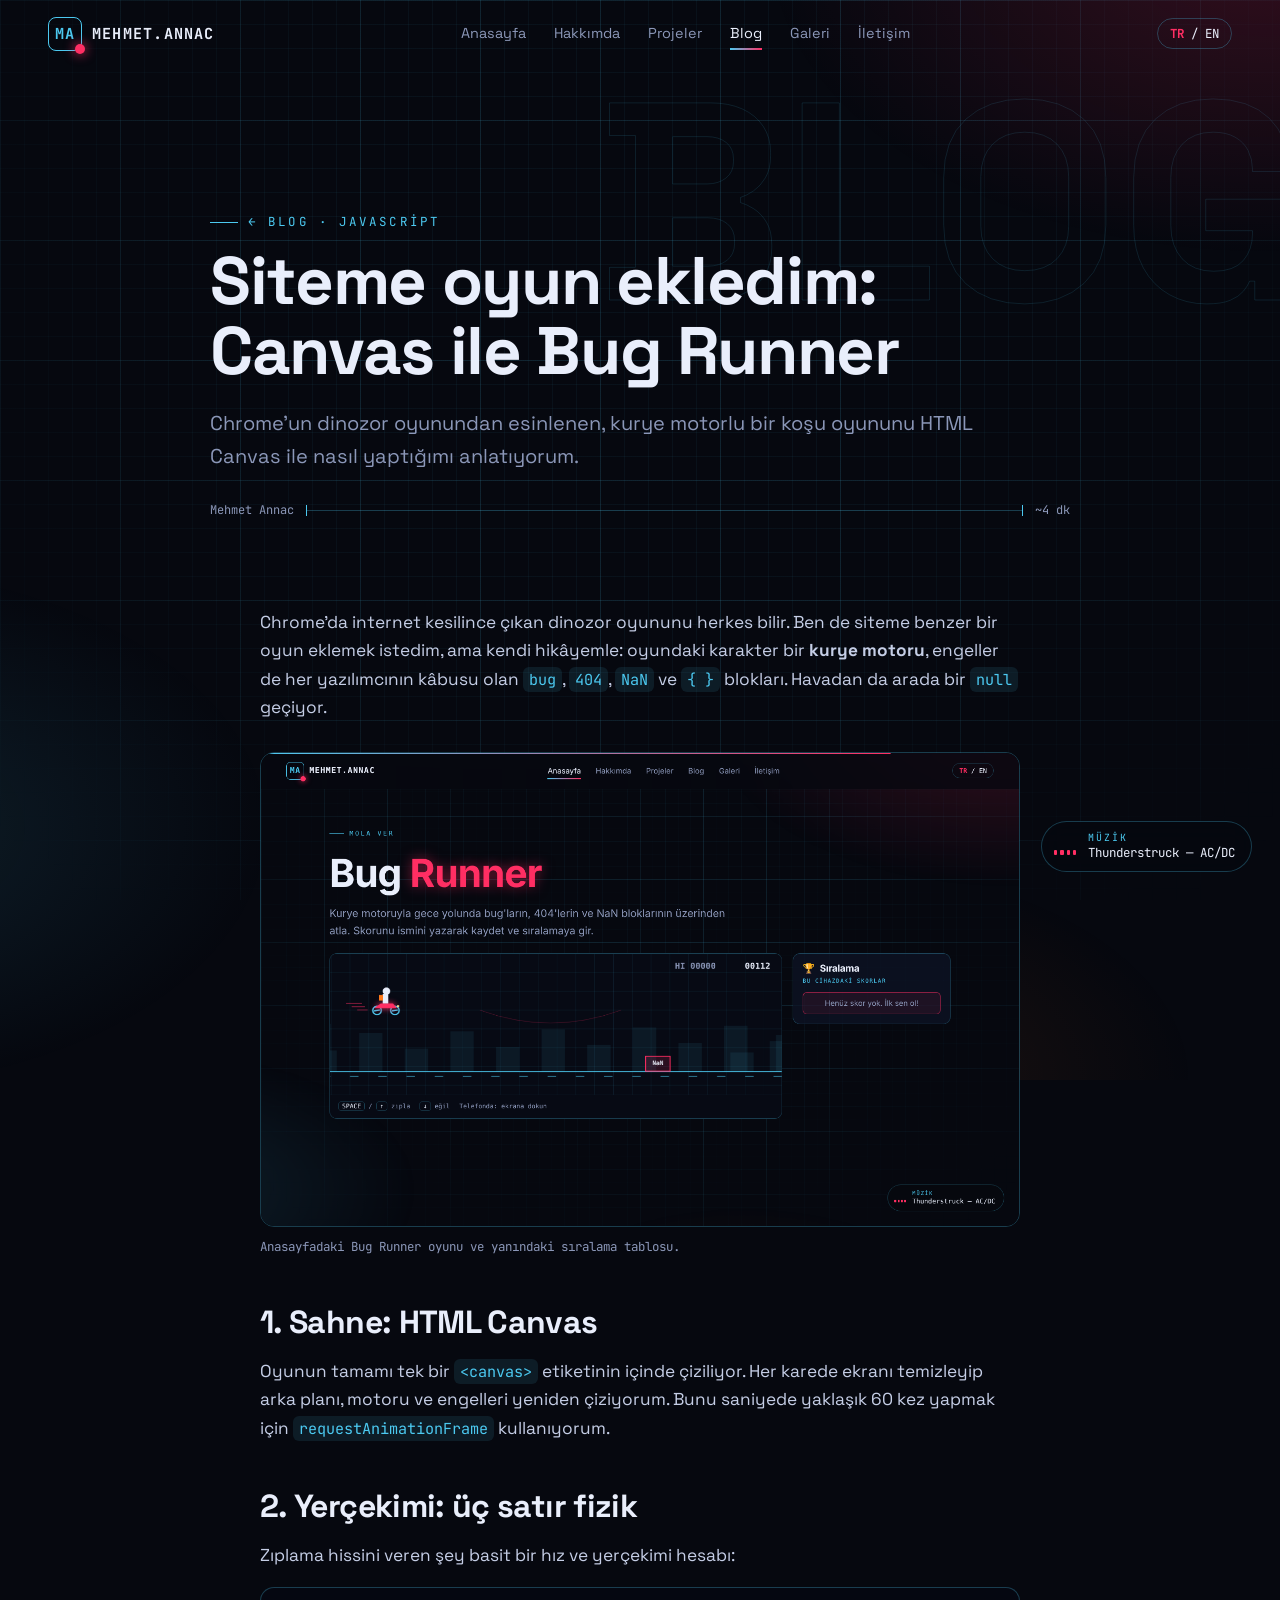
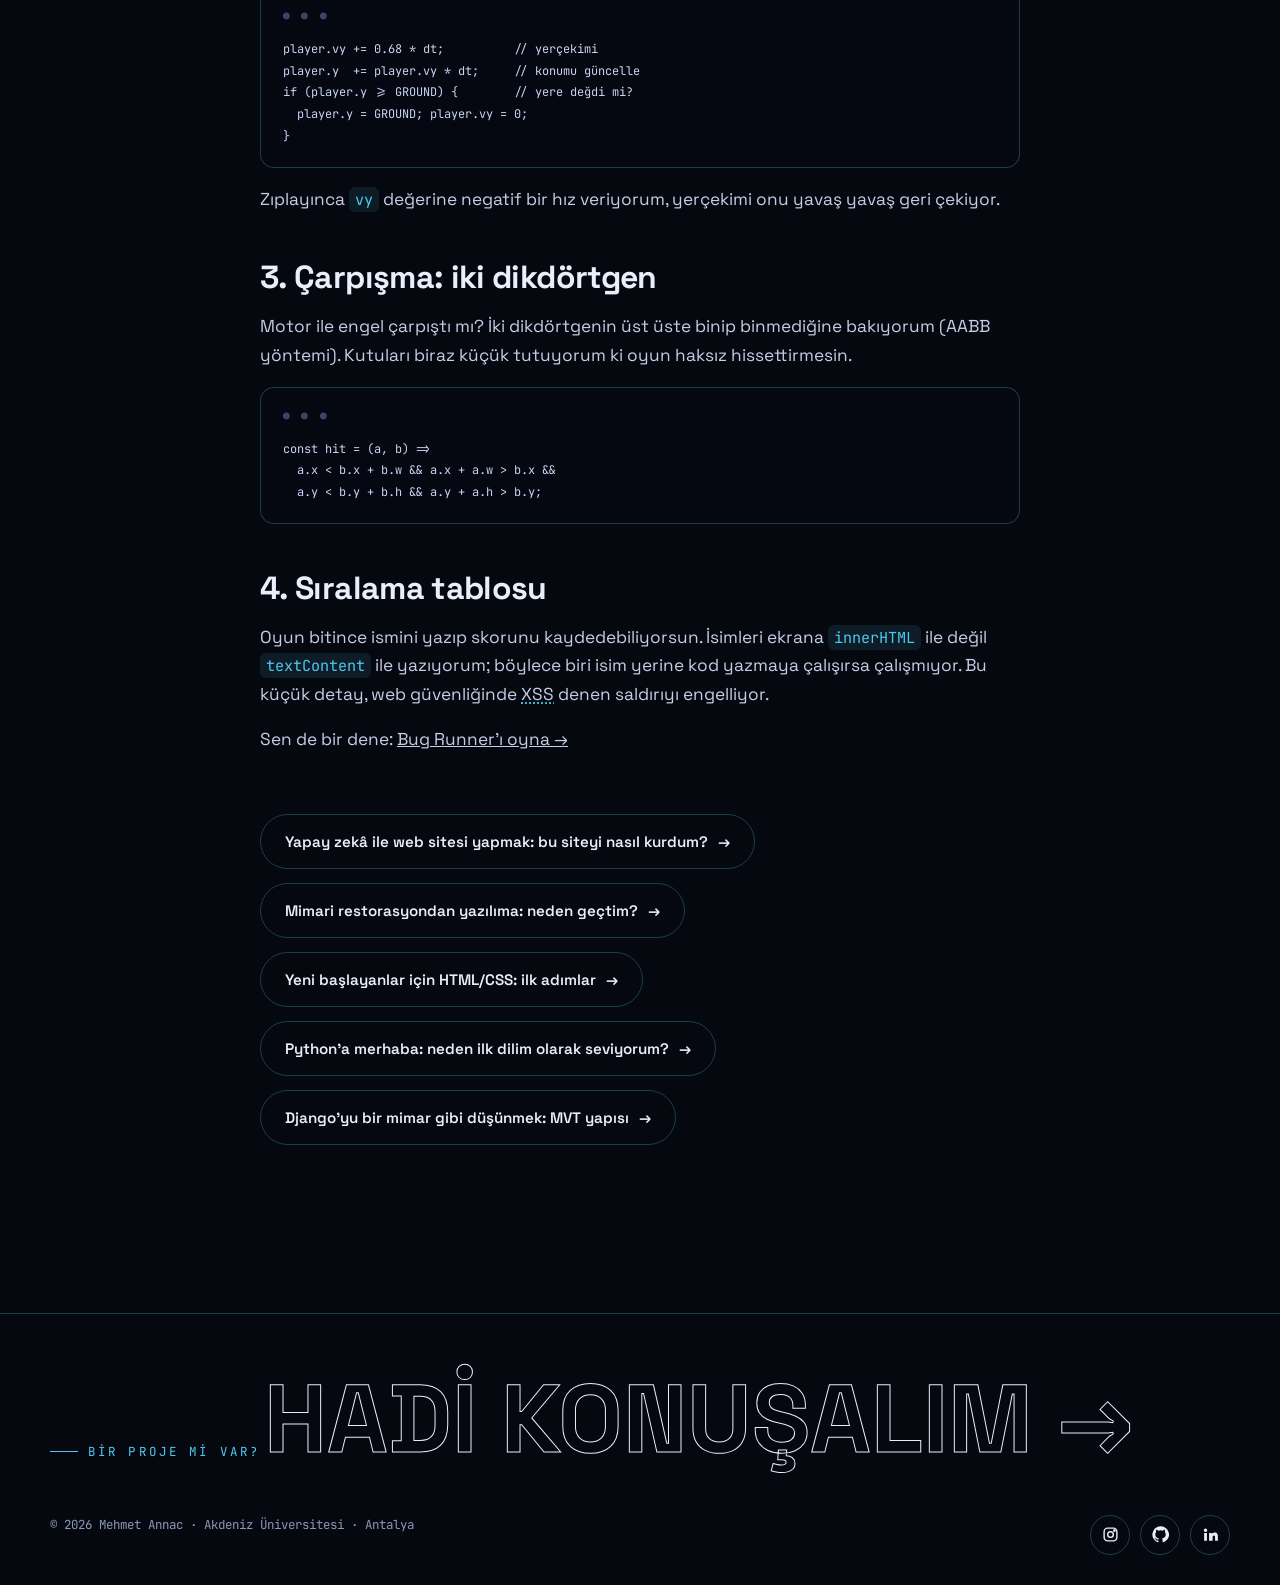
<file: blog-canvas-oyun.html>
<!DOCTYPE html>
<html lang="tr" data-lang="tr">
<head>
<meta charset="UTF-8">
<meta name="viewport" content="width=device-width, initial-scale=1">
<title>Siteme oyun ekledim: Canvas ile Bug Runner | Mehmet Annac Blog</title>
<meta name="description" content="Chrome'un dinozor oyunundan esinlenen, kurye motorlu bir koşu oyununu HTML Canvas ile nasıl yaptığımı anlatıyorum.">
<meta name="author" content="Mehmet Annac">
<meta name="theme-color" content="#06080f">
<link rel="canonical" href="https://mehmettannac.github.io/blog-canvas-oyun.html">
<meta property="og:type" content="website">
<meta property="og:title" content="Siteme oyun ekledim: Canvas ile Bug Runner | Mehmet Annac Blog">
<meta property="og:description" content="Chrome'un dinozor oyunundan esinlenen, kurye motorlu bir koşu oyununu HTML Canvas ile nasıl yaptığımı anlatıyorum.">
<meta property="og:url" content="https://mehmettannac.github.io/blog-canvas-oyun.html">
<meta property="og:image" content="https://mehmettannac.github.io/assets/img/mehmet-hero.jpg">
<meta property="og:locale" content="tr_TR">
<meta property="og:locale:alternate" content="en_US">
<meta name="twitter:card" content="summary_large_image">
<link rel="icon" href="assets/img/favicon.svg" type="image/svg+xml">
<link rel="preconnect" href="https://fonts.googleapis.com">
<link rel="preconnect" href="https://fonts.gstatic.com" crossorigin>
<link href="https://fonts.googleapis.com/css2?family=JetBrains+Mono:wght@400;500;700&family=Space+Grotesk:wght@400;500;600;700&display=swap" rel="stylesheet">
<link rel="stylesheet" href="assets/css/style.css">

</head>
<body data-title-tr="Siteme oyun ekledim: Canvas ile Bug Runner | Mehmet Annac Blog" data-title-en="I added a game to my site: Bug Runner with Canvas | Mehmet Annac Blog" data-desc-tr="Chrome'un dinozor oyunundan esinlenen, kurye motorlu bir koşu oyununu HTML Canvas ile nasıl yaptığımı anlatıyorum." data-desc-en="How I built a courier-bike runner game inspired by Chrome's dinosaur game, using HTML Canvas.">
<div class="loader" aria-hidden="true"><div>
<svg viewBox="0 0 240 90"><rect x="2" y="2" width="236" height="86" rx="6"/><path d="M20 70 L20 20 L50 50 L80 20 L80 70 M110 70 L135 20 L160 70 M118 54 L152 54 M190 20 L190 70 M190 20 L220 20"/><line x1="20" y1="80" x2="220" y2="80"/></svg>
<div class="loader-text">BLUEPRINT × NIGHT RIDE</div></div></div>
<div class="progress"></div>
<header class="nav">
  <a class="logo" href="index.html" aria-label="Mehmet Annac — Anasayfa"><span class="logo-mark">MA</span><span>MEHMET.ANNAC</span></a>
  <nav aria-label="Ana menü"><ul class="nav-links"><li><a href="index.html"><span lang="tr">Anasayfa</span><span lang="en">Home</span></a></li><li><a href="hakkimda.html"><span lang="tr">Hakkımda</span><span lang="en">About</span></a></li><li><a href="projeler.html"><span lang="tr">Projeler</span><span lang="en">Projects</span></a></li><li><a href="blog.html" aria-current="page"><span lang="tr">Blog</span><span lang="en">Blog</span></a></li><li><a href="galeri.html"><span lang="tr">Galeri</span><span lang="en">Gallery</span></a></li><li><a href="iletisim.html"><span lang="tr">İletişim</span><span lang="en">Contact</span></a></li></ul></nav>
  <div class="nav-right">
    <button class="lang-toggle" type="button" aria-label="Dil değiştir / Change language"><span lang="tr"><b>TR</b> / EN</span><span lang="en">TR / <b>EN</b></span></button>
    <button class="menu-btn" type="button" aria-label="Menü" aria-expanded="false"><span></span><span></span></button>
  </div>
</header>
<main>
<section class="page-hero"><div class="ghost" aria-hidden="true" data-speed="0.25">BLOG</div><div class="wrap" style="max-width:860px">
  <p class="eyebrow reveal"><a href="blog.html" style="text-decoration:none">← Blog</a> · <span lang="tr">JavaScript</span><span lang="en">JavaScript</span></p>
  <h1 class="reveal" style="font-size:clamp(2.2rem,6vw,4.2rem);text-transform:none"><span lang="tr">Siteme oyun ekledim: Canvas ile Bug Runner</span><span lang="en">I added a game to my site: Bug Runner with Canvas</span></h1>
  <p class="lead reveal"><span lang="tr">Chrome'un dinozor oyunundan esinlenen, kurye motorlu bir koşu oyununu HTML Canvas ile nasıl yaptığımı anlatıyorum.</span><span lang="en">How I built a courier-bike runner game inspired by Chrome's dinosaur game, using HTML Canvas.</span></p>
  <div class="dim-line reveal"><span>Mehmet Annac</span><i></i><span><span lang="tr">~4 dk</span><span lang="en">~4 min</span></span></div>
</div></section>
<section style="padding-top:0"><div class="wrap"><article class="post reveal"><div lang="tr">
<p>Chrome'da internet kesilince çıkan dinozor oyununu herkes bilir. Ben de siteme benzer bir oyun eklemek istedim, ama kendi hikâyemle: oyundaki karakter bir <strong>kurye motoru</strong>, engeller de her yazılımcının kâbusu olan <code>bug</code>, <code>404</code>, <code>NaN</code> ve <code>{ }</code> blokları. Havadan da arada bir <code>null</code> geçiyor.</p>
<figure><img src="assets/img/blog/game.png" alt="Anasayfadaki Bug Runner oyunu ve yanındaki sıralama tablosu." loading="lazy"><figcaption>Anasayfadaki Bug Runner oyunu ve yanındaki sıralama tablosu.</figcaption></figure>
<h2>1. Sahne: HTML Canvas</h2>
<p>Oyunun tamamı tek bir <code>&lt;canvas&gt;</code> etiketinin içinde çiziliyor. Her karede ekranı temizleyip arka planı, motoru ve engelleri yeniden çiziyorum. Bunu saniyede yaklaşık 60 kez yapmak için <code>requestAnimationFrame</code> kullanıyorum.</p>
<h2>2. Yerçekimi: üç satır fizik</h2>
<p>Zıplama hissini veren şey basit bir hız ve yerçekimi hesabı:</p>
<pre><code>player.vy += 0.68 * dt;          // yerçekimi
player.y  += player.vy * dt;     // konumu güncelle
if (player.y >= GROUND) {        // yere değdi mi?
  player.y = GROUND; player.vy = 0;
}</code></pre>
<p>Zıplayınca <code>vy</code> değerine negatif bir hız veriyorum, yerçekimi onu yavaş yavaş geri çekiyor.</p>
<h2>3. Çarpışma: iki dikdörtgen</h2>
<p>Motor ile engel çarpıştı mı? İki dikdörtgenin üst üste binip binmediğine bakıyorum (AABB yöntemi). Kutuları biraz küçük tutuyorum ki oyun haksız hissettirmesin.</p>
<pre><code>const hit = (a, b) =&gt;
  a.x &lt; b.x + b.w &amp;&amp; a.x + a.w &gt; b.x &amp;&amp;
  a.y &lt; b.y + b.h &amp;&amp; a.y + a.h &gt; b.y;</code></pre>
<h2>4. Sıralama tablosu</h2>
<p>Oyun bitince ismini yazıp skorunu kaydedebiliyorsun. İsimleri ekrana <code>innerHTML</code> ile değil <code>textContent</code> ile yazıyorum; böylece biri isim yerine kod yazmaya çalışırsa çalışmıyor. Bu küçük detay, web güvenliğinde <abbr title="Cross-Site Scripting">XSS</abbr> denen saldırıyı engelliyor.</p>
<p>Sen de bir dene: <a href="index.html#oyun">Bug Runner'ı oyna →</a></p>
</div><div lang="en">
<p>Everyone knows the dinosaur game Chrome shows when the internet drops. I wanted something similar on my site, but with my own story: the player is a <strong>courier bike</strong> and the obstacles are every developer's nightmare — <code>bug</code>, <code>404</code>, <code>NaN</code> and <code>{ }</code> blocks. Every now and then a <code>null</code> flies by, too.</p>
<figure><img src="assets/img/blog/game.png" alt="The Bug Runner game on the home page, with the leaderboard next to it." loading="lazy"><figcaption>The Bug Runner game on the home page, with the leaderboard next to it.</figcaption></figure>
<h2>1. The stage: HTML Canvas</h2>
<p>The whole game is drawn inside a single <code>&lt;canvas&gt;</code> tag. On every frame I clear the screen and redraw the background, the bike and the obstacles. I use <code>requestAnimationFrame</code> to do that about 60 times a second.</p>
<h2>2. Gravity: three lines of physics</h2>
<p>The jump feel comes from a simple velocity and gravity calculation:</p>
<pre><code>player.vy += 0.68 * dt;          // gravity
player.y  += player.vy * dt;     // update position
if (player.y >= GROUND) {        // touched the ground?
  player.y = GROUND; player.vy = 0;
}</code></pre>
<p>A jump gives <code>vy</code> a negative speed, and gravity slowly pulls it back.</p>
<h2>3. Collision: two rectangles</h2>
<p>Did the bike hit an obstacle? I check whether two rectangles overlap (the AABB method). I keep the boxes slightly smaller so the game never feels unfair.</p>
<pre><code>const hit = (a, b) =&gt;
  a.x &lt; b.x + b.w &amp;&amp; a.x + a.w &gt; b.x &amp;&amp;
  a.y &lt; b.y + b.h &amp;&amp; a.y + a.h &gt; b.y;</code></pre>
<h2>4. The leaderboard</h2>
<p>When the game ends you can type your name and save your score. I write names to the page with <code>textContent</code>, not <code>innerHTML</code>, so if someone types code instead of a name, it doesn't run. That small detail blocks an attack called <abbr title="Cross-Site Scripting">XSS</abbr>.</p>
<p>Give it a try: <a href="index.html#oyun">Play Bug Runner →</a></p>
</div>
<div class="post-nav"><a class="btn ghost" href="blog-yapay-zeka-ile-site.html"><span lang="tr">Yapay zekâ ile web sitesi yapmak: bu siteyi nasıl kurdum?</span><span lang="en">Building a website with AI: how I made this site</span> <span class="arrow">→</span></a><a class="btn ghost" href="blog-restorasyondan-yazilima.html"><span lang="tr">Mimari restorasyondan yazılıma: neden geçtim?</span><span lang="en">From architectural restoration to software: why I switched</span> <span class="arrow">→</span></a><a class="btn ghost" href="blog-html-css-ilk-adimlar.html"><span lang="tr">Yeni başlayanlar için HTML/CSS: ilk adımlar</span><span lang="en">HTML/CSS for beginners: first steps</span> <span class="arrow">→</span></a><a class="btn ghost" href="blog-python-merhaba.html"><span lang="tr">Python'a merhaba: neden ilk dilim olarak seviyorum?</span><span lang="en">Hello Python: why I love it as my first language</span> <span class="arrow">→</span></a><a class="btn ghost" href="blog-django-mimari.html"><span lang="tr">Django'yu bir mimar gibi düşünmek: MVT yapısı</span><span lang="en">Thinking about Django like an architect: the MVT pattern</span> <span class="arrow">→</span></a></div></article></div></section>
</main>
<footer>
  <div class="wrap">
    <p class="eyebrow"><span lang="tr">Bir proje mi var?</span><span lang="en">Got a project?</span></p>
    <a class="foot-big" href="iletisim.html"><span lang="tr">Hadi <span>konuşalım</span> →</span><span lang="en">Let's <span>talk</span> →</span></a>
    <div class="foot-row">
      <span>© <span data-year>2026</span> Mehmet Annac · Akdeniz Üniversitesi · Antalya</span>
      <div class="socials"><a href="https://www.instagram.com/mehmettannac/" target="_blank" rel="noopener" aria-label="Instagram"><svg viewBox="0 0 24 24" fill="none" stroke="currentColor" stroke-width="2"><rect x="3" y="3" width="18" height="18" rx="5"/><circle cx="12" cy="12" r="4"/><circle cx="17.5" cy="6.5" r="1" fill="currentColor"/></svg></a><a href="https://github.com/mehmettannac" target="_blank" rel="noopener" aria-label="GitHub"><svg viewBox="0 0 24 24" fill="currentColor"><path d="M12 .5a11.5 11.5 0 0 0-3.64 22.41c.58.1.79-.25.79-.56v-2c-3.2.7-3.88-1.37-3.88-1.37-.53-1.33-1.28-1.69-1.28-1.69-1.05-.71.08-.7.08-.7 1.16.08 1.77 1.19 1.77 1.19 1.03 1.77 2.71 1.26 3.37.96.1-.75.4-1.26.73-1.55-2.56-.29-5.25-1.28-5.25-5.68 0-1.26.45-2.28 1.19-3.09-.12-.29-.52-1.46.11-3.05 0 0 .97-.31 3.17 1.18a11 11 0 0 1 5.77 0c2.2-1.49 3.17-1.18 3.17-1.18.63 1.59.23 2.76.11 3.05.74.81 1.19 1.83 1.19 3.09 0 4.41-2.7 5.39-5.27 5.67.41.36.78 1.06.78 2.14v3.17c0 .31.21.67.8.56A11.5 11.5 0 0 0 12 .5Z"/></svg></a><a href="https://www.linkedin.com/in/mehmet-anna%C3%A7-2894b5441" target="_blank" rel="noopener" aria-label="LinkedIn"><svg viewBox="0 0 24 24" fill="currentColor"><path d="M4.98 3.5a2.5 2.5 0 1 1 0 5 2.5 2.5 0 0 1 0-5ZM3 9.75h4v11H3v-11Zm7 0h3.8v1.5h.05c.53-1 1.84-2.05 3.78-2.05 4.05 0 4.8 2.66 4.8 6.12v5.43h-4v-4.82c0-1.15-.02-2.63-1.6-2.63-1.6 0-1.85 1.25-1.85 2.55v4.9H10v-11Z"/></svg></a></div>
    </div>
  </div>
</footer>
<div class="music" data-yt="v2AC41dglnM">
  <button class="music-btn" type="button" aria-pressed="false" aria-label="Müziği aç / kapat">
    <span class="eq" aria-hidden="true"><i></i><i></i><i></i><i></i></span>
    <span class="music-txt"><small><span lang="tr">MÜZİK</span><span lang="en">MUSIC</span></small>Thunderstruck — AC/DC</span>
  </button>
  <div class="music-player"></div>
</div>
<script src="assets/js/main.js" defer></script>

</body>
</html>
</file>
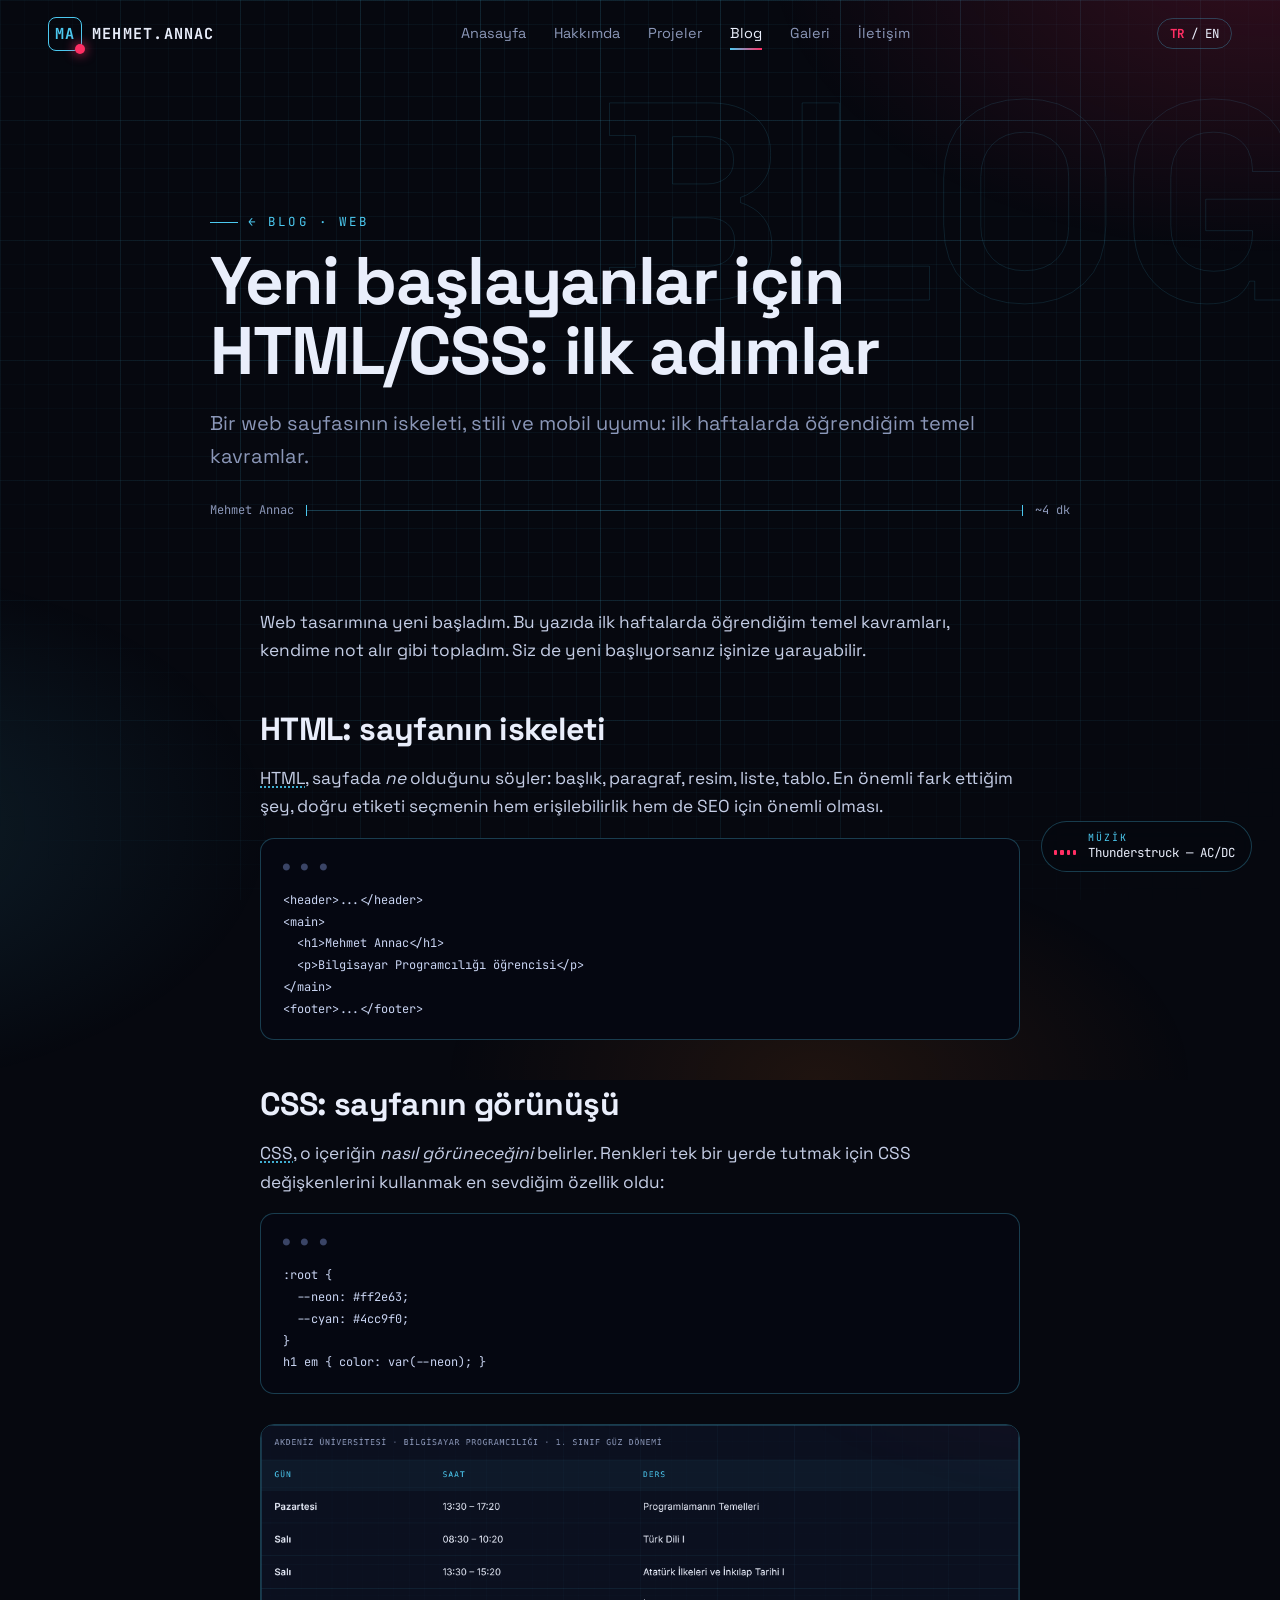
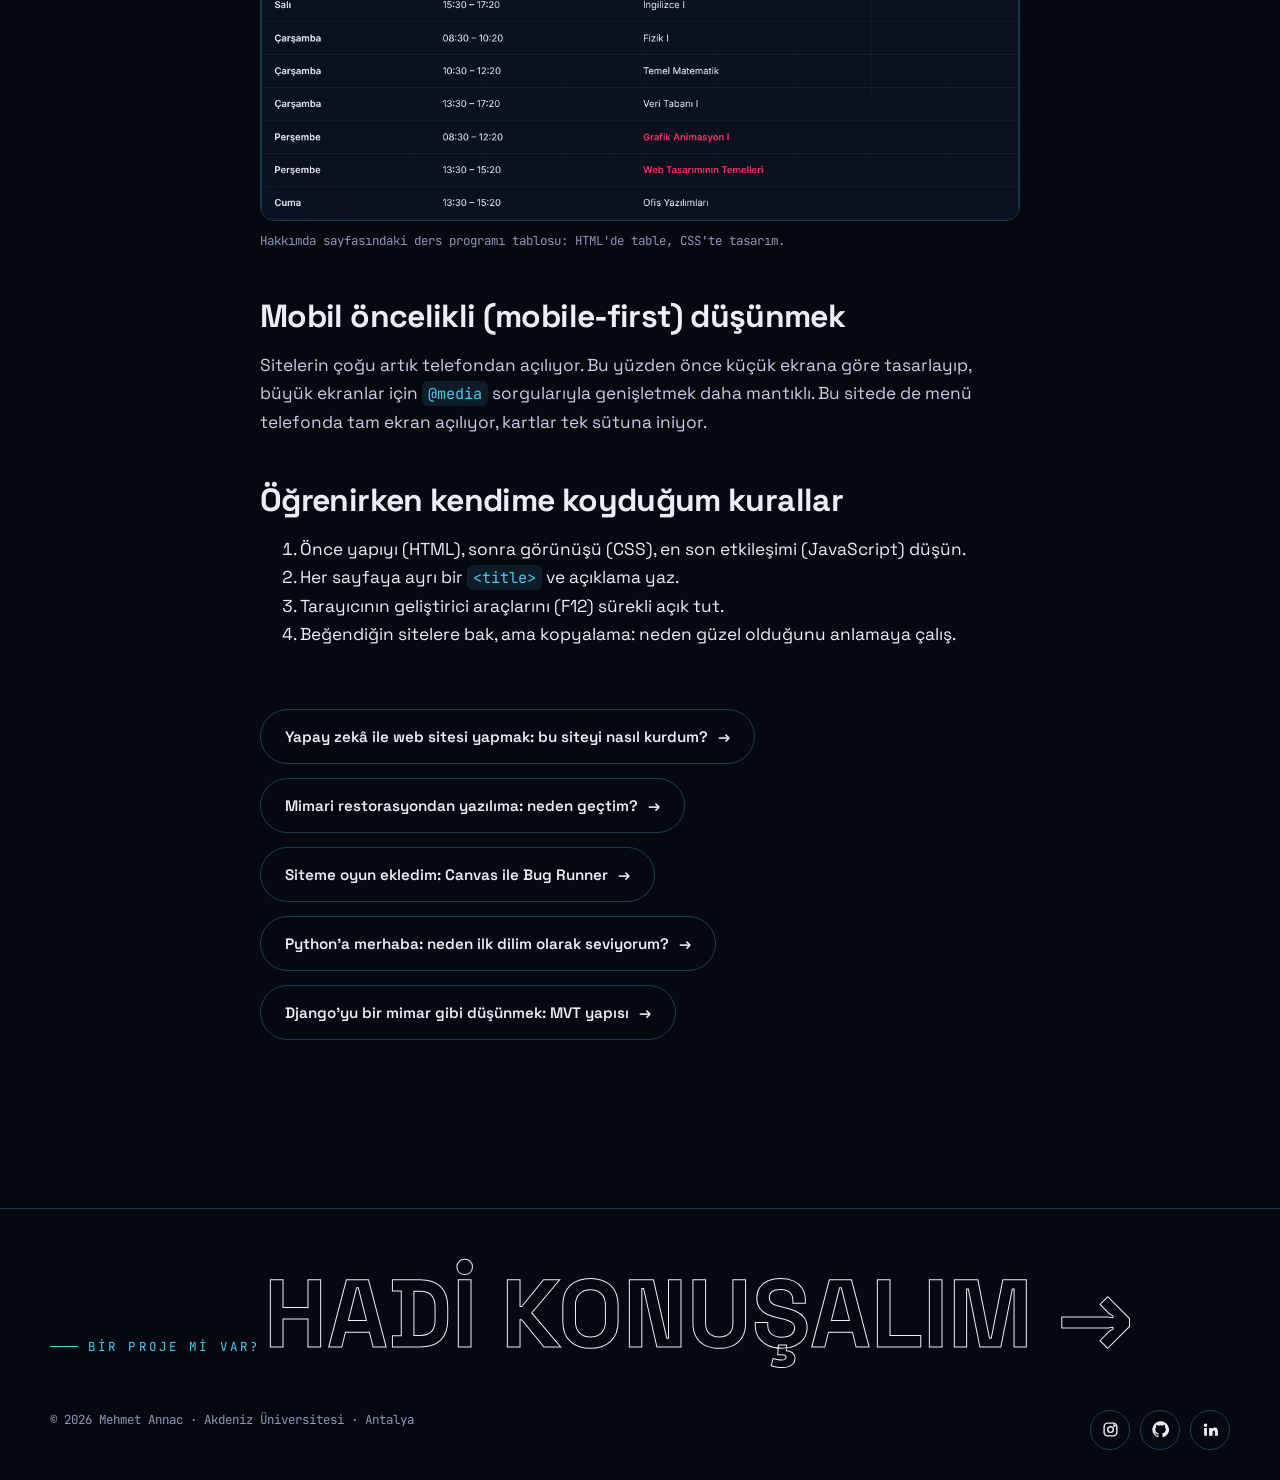
<file: blog-html-css-ilk-adimlar.html>
<!DOCTYPE html>
<html lang="tr" data-lang="tr">
<head>
<meta charset="UTF-8">
<meta name="viewport" content="width=device-width, initial-scale=1">
<title>Yeni başlayanlar için HTML/CSS: ilk adımlar | Mehmet Annac Blog</title>
<meta name="description" content="Bir web sayfasının iskeleti, stili ve mobil uyumu: ilk haftalarda öğrendiğim temel kavramlar.">
<meta name="author" content="Mehmet Annac">
<meta name="theme-color" content="#06080f">
<link rel="canonical" href="https://mehmettannac.github.io/blog-html-css-ilk-adimlar.html">
<meta property="og:type" content="website">
<meta property="og:title" content="Yeni başlayanlar için HTML/CSS: ilk adımlar | Mehmet Annac Blog">
<meta property="og:description" content="Bir web sayfasının iskeleti, stili ve mobil uyumu: ilk haftalarda öğrendiğim temel kavramlar.">
<meta property="og:url" content="https://mehmettannac.github.io/blog-html-css-ilk-adimlar.html">
<meta property="og:image" content="https://mehmettannac.github.io/assets/img/mehmet-hero.jpg">
<meta property="og:locale" content="tr_TR">
<meta property="og:locale:alternate" content="en_US">
<meta name="twitter:card" content="summary_large_image">
<link rel="icon" href="assets/img/favicon.svg" type="image/svg+xml">
<link rel="preconnect" href="https://fonts.googleapis.com">
<link rel="preconnect" href="https://fonts.gstatic.com" crossorigin>
<link href="https://fonts.googleapis.com/css2?family=JetBrains+Mono:wght@400;500;700&family=Space+Grotesk:wght@400;500;600;700&display=swap" rel="stylesheet">
<link rel="stylesheet" href="assets/css/style.css">

</head>
<body data-title-tr="Yeni başlayanlar için HTML/CSS: ilk adımlar | Mehmet Annac Blog" data-title-en="HTML/CSS for beginners: first steps | Mehmet Annac Blog" data-desc-tr="Bir web sayfasının iskeleti, stili ve mobil uyumu: ilk haftalarda öğrendiğim temel kavramlar." data-desc-en="Structure, style and responsiveness of a web page: the basics I learned in my first weeks.">
<div class="loader" aria-hidden="true"><div>
<svg viewBox="0 0 240 90"><rect x="2" y="2" width="236" height="86" rx="6"/><path d="M20 70 L20 20 L50 50 L80 20 L80 70 M110 70 L135 20 L160 70 M118 54 L152 54 M190 20 L190 70 M190 20 L220 20"/><line x1="20" y1="80" x2="220" y2="80"/></svg>
<div class="loader-text">BLUEPRINT × NIGHT RIDE</div></div></div>
<div class="progress"></div>
<header class="nav">
  <a class="logo" href="index.html" aria-label="Mehmet Annac — Anasayfa"><span class="logo-mark">MA</span><span>MEHMET.ANNAC</span></a>
  <nav aria-label="Ana menü"><ul class="nav-links"><li><a href="index.html"><span lang="tr">Anasayfa</span><span lang="en">Home</span></a></li><li><a href="hakkimda.html"><span lang="tr">Hakkımda</span><span lang="en">About</span></a></li><li><a href="projeler.html"><span lang="tr">Projeler</span><span lang="en">Projects</span></a></li><li><a href="blog.html" aria-current="page"><span lang="tr">Blog</span><span lang="en">Blog</span></a></li><li><a href="galeri.html"><span lang="tr">Galeri</span><span lang="en">Gallery</span></a></li><li><a href="iletisim.html"><span lang="tr">İletişim</span><span lang="en">Contact</span></a></li></ul></nav>
  <div class="nav-right">
    <button class="lang-toggle" type="button" aria-label="Dil değiştir / Change language"><span lang="tr"><b>TR</b> / EN</span><span lang="en">TR / <b>EN</b></span></button>
    <button class="menu-btn" type="button" aria-label="Menü" aria-expanded="false"><span></span><span></span></button>
  </div>
</header>
<main>
<section class="page-hero"><div class="ghost" aria-hidden="true" data-speed="0.25">BLOG</div><div class="wrap" style="max-width:860px">
  <p class="eyebrow reveal"><a href="blog.html" style="text-decoration:none">← Blog</a> · <span lang="tr">Web</span><span lang="en">Web</span></p>
  <h1 class="reveal" style="font-size:clamp(2.2rem,6vw,4.2rem);text-transform:none"><span lang="tr">Yeni başlayanlar için HTML/CSS: ilk adımlar</span><span lang="en">HTML/CSS for beginners: first steps</span></h1>
  <p class="lead reveal"><span lang="tr">Bir web sayfasının iskeleti, stili ve mobil uyumu: ilk haftalarda öğrendiğim temel kavramlar.</span><span lang="en">Structure, style and responsiveness of a web page: the basics I learned in my first weeks.</span></p>
  <div class="dim-line reveal"><span>Mehmet Annac</span><i></i><span><span lang="tr">~4 dk</span><span lang="en">~4 min</span></span></div>
</div></section>
<section style="padding-top:0"><div class="wrap"><article class="post reveal"><div lang="tr">
<p>Web tasarımına yeni başladım. Bu yazıda ilk haftalarda öğrendiğim temel kavramları, kendime not alır gibi topladım. Siz de yeni başlıyorsanız işinize yarayabilir.</p>
<h2>HTML: sayfanın iskeleti</h2>
<p><abbr title="HyperText Markup Language">HTML</abbr>, sayfada <em>ne</em> olduğunu söyler: başlık, paragraf, resim, liste, tablo. En önemli fark ettiğim şey, doğru etiketi seçmenin hem erişilebilirlik hem de SEO için önemli olması.</p>
<pre><code>&lt;header&gt;...&lt;/header&gt;
&lt;main&gt;
  &lt;h1&gt;Mehmet Annac&lt;/h1&gt;
  &lt;p&gt;Bilgisayar Programcılığı öğrencisi&lt;/p&gt;
&lt;/main&gt;
&lt;footer&gt;...&lt;/footer&gt;</code></pre>
<h2>CSS: sayfanın görünüşü</h2>
<p><abbr title="Cascading Style Sheets">CSS</abbr>, o içeriğin <em>nasıl görüneceğini</em> belirler. Renkleri tek bir yerde tutmak için CSS değişkenlerini kullanmak en sevdiğim özellik oldu:</p>
<pre><code>:root {
  --neon: #ff2e63;
  --cyan: #4cc9f0;
}
h1 em { color: var(--neon); }</code></pre>
<figure><img src="assets/img/blog/html-css.png" alt="Hakkımda sayfasındaki ders programı tablosu: HTML'de table, CSS'te tasarım." loading="lazy"><figcaption>Hakkımda sayfasındaki ders programı tablosu: HTML'de table, CSS'te tasarım.</figcaption></figure>
<h2>Mobil öncelikli (mobile-first) düşünmek</h2>
<p>Sitelerin çoğu artık telefondan açılıyor. Bu yüzden önce küçük ekrana göre tasarlayıp, büyük ekranlar için <code>@media</code> sorgularıyla genişletmek daha mantıklı. Bu sitede de menü telefonda tam ekran açılıyor, kartlar tek sütuna iniyor.</p>
<h2>Öğrenirken kendime koyduğum kurallar</h2>
<ol>
<li>Önce yapıyı (HTML), sonra görünüşü (CSS), en son etkileşimi (JavaScript) düşün.</li>
<li>Her sayfaya ayrı bir <code>&lt;title&gt;</code> ve açıklama yaz.</li>
<li>Tarayıcının geliştirici araçlarını (F12) sürekli açık tut.</li>
<li>Beğendiğin sitelere bak, ama kopyalama: neden güzel olduğunu anlamaya çalış.</li>
</ol>
</div><div lang="en">
<p>I've just started web design. In this post I collected the basics I learned in my first weeks, like notes to myself. If you're starting out too, they might help.</p>
<h2>HTML: the skeleton of the page</h2>
<p><abbr title="HyperText Markup Language">HTML</abbr> says <em>what</em> is on the page: headings, paragraphs, images, lists, tables. The biggest thing I noticed is that choosing the right tag matters for both accessibility and SEO.</p>
<pre><code>&lt;header&gt;...&lt;/header&gt;
&lt;main&gt;
  &lt;h1&gt;Mehmet Annac&lt;/h1&gt;
  &lt;p&gt;Computer Programming student&lt;/p&gt;
&lt;/main&gt;
&lt;footer&gt;...&lt;/footer&gt;</code></pre>
<h2>CSS: how the page looks</h2>
<p><abbr title="Cascading Style Sheets">CSS</abbr> decides <em>how</em> that content looks. Using CSS variables to keep colours in one place became my favourite feature:</p>
<pre><code>:root {
  --neon: #ff2e63;
  --cyan: #4cc9f0;
}
h1 em { color: var(--neon); }</code></pre>
<figure><img src="assets/img/blog/html-css.png" alt="The timetable on my About page: a table in HTML, styled with CSS." loading="lazy"><figcaption>The timetable on my About page: a table in HTML, styled with CSS.</figcaption></figure>
<h2>Thinking mobile-first</h2>
<p>Most sites are opened on phones now. So it makes sense to design for small screens first and expand for larger ones with <code>@media</code> queries. On this site the menu opens full-screen on phones and cards drop to one column.</p>
<h2>Rules I set for myself while learning</h2>
<ol>
<li>Think about structure (HTML) first, then looks (CSS), then interaction (JavaScript).</li>
<li>Give every page its own <code>&lt;title&gt;</code> and description.</li>
<li>Keep the browser's developer tools (F12) open all the time.</li>
<li>Look at sites you like, but don't copy them: try to understand why they work.</li>
</ol>
</div>
<div class="post-nav"><a class="btn ghost" href="blog-yapay-zeka-ile-site.html"><span lang="tr">Yapay zekâ ile web sitesi yapmak: bu siteyi nasıl kurdum?</span><span lang="en">Building a website with AI: how I made this site</span> <span class="arrow">→</span></a><a class="btn ghost" href="blog-restorasyondan-yazilima.html"><span lang="tr">Mimari restorasyondan yazılıma: neden geçtim?</span><span lang="en">From architectural restoration to software: why I switched</span> <span class="arrow">→</span></a><a class="btn ghost" href="blog-canvas-oyun.html"><span lang="tr">Siteme oyun ekledim: Canvas ile Bug Runner</span><span lang="en">I added a game to my site: Bug Runner with Canvas</span> <span class="arrow">→</span></a><a class="btn ghost" href="blog-python-merhaba.html"><span lang="tr">Python'a merhaba: neden ilk dilim olarak seviyorum?</span><span lang="en">Hello Python: why I love it as my first language</span> <span class="arrow">→</span></a><a class="btn ghost" href="blog-django-mimari.html"><span lang="tr">Django'yu bir mimar gibi düşünmek: MVT yapısı</span><span lang="en">Thinking about Django like an architect: the MVT pattern</span> <span class="arrow">→</span></a></div></article></div></section>
</main>
<footer>
  <div class="wrap">
    <p class="eyebrow"><span lang="tr">Bir proje mi var?</span><span lang="en">Got a project?</span></p>
    <a class="foot-big" href="iletisim.html"><span lang="tr">Hadi <span>konuşalım</span> →</span><span lang="en">Let's <span>talk</span> →</span></a>
    <div class="foot-row">
      <span>© <span data-year>2026</span> Mehmet Annac · Akdeniz Üniversitesi · Antalya</span>
      <div class="socials"><a href="https://www.instagram.com/mehmettannac/" target="_blank" rel="noopener" aria-label="Instagram"><svg viewBox="0 0 24 24" fill="none" stroke="currentColor" stroke-width="2"><rect x="3" y="3" width="18" height="18" rx="5"/><circle cx="12" cy="12" r="4"/><circle cx="17.5" cy="6.5" r="1" fill="currentColor"/></svg></a><a href="https://github.com/mehmettannac" target="_blank" rel="noopener" aria-label="GitHub"><svg viewBox="0 0 24 24" fill="currentColor"><path d="M12 .5a11.5 11.5 0 0 0-3.64 22.41c.58.1.79-.25.79-.56v-2c-3.2.7-3.88-1.37-3.88-1.37-.53-1.33-1.28-1.69-1.28-1.69-1.05-.71.08-.7.08-.7 1.16.08 1.77 1.19 1.77 1.19 1.03 1.77 2.71 1.26 3.37.96.1-.75.4-1.26.73-1.55-2.56-.29-5.25-1.28-5.25-5.68 0-1.26.45-2.28 1.19-3.09-.12-.29-.52-1.46.11-3.05 0 0 .97-.31 3.17 1.18a11 11 0 0 1 5.77 0c2.2-1.49 3.17-1.18 3.17-1.18.63 1.59.23 2.76.11 3.05.74.81 1.19 1.83 1.19 3.09 0 4.41-2.7 5.39-5.27 5.67.41.36.78 1.06.78 2.14v3.17c0 .31.21.67.8.56A11.5 11.5 0 0 0 12 .5Z"/></svg></a><a href="https://www.linkedin.com/in/mehmet-anna%C3%A7-2894b5441" target="_blank" rel="noopener" aria-label="LinkedIn"><svg viewBox="0 0 24 24" fill="currentColor"><path d="M4.98 3.5a2.5 2.5 0 1 1 0 5 2.5 2.5 0 0 1 0-5ZM3 9.75h4v11H3v-11Zm7 0h3.8v1.5h.05c.53-1 1.84-2.05 3.78-2.05 4.05 0 4.8 2.66 4.8 6.12v5.43h-4v-4.82c0-1.15-.02-2.63-1.6-2.63-1.6 0-1.85 1.25-1.85 2.55v4.9H10v-11Z"/></svg></a></div>
    </div>
  </div>
</footer>
<div class="music" data-yt="v2AC41dglnM">
  <button class="music-btn" type="button" aria-pressed="false" aria-label="Müziği aç / kapat">
    <span class="eq" aria-hidden="true"><i></i><i></i><i></i><i></i></span>
    <span class="music-txt"><small><span lang="tr">MÜZİK</span><span lang="en">MUSIC</span></small>Thunderstruck — AC/DC</span>
  </button>
  <div class="music-player"></div>
</div>
<script src="assets/js/main.js" defer></script>

</body>
</html>
</file>
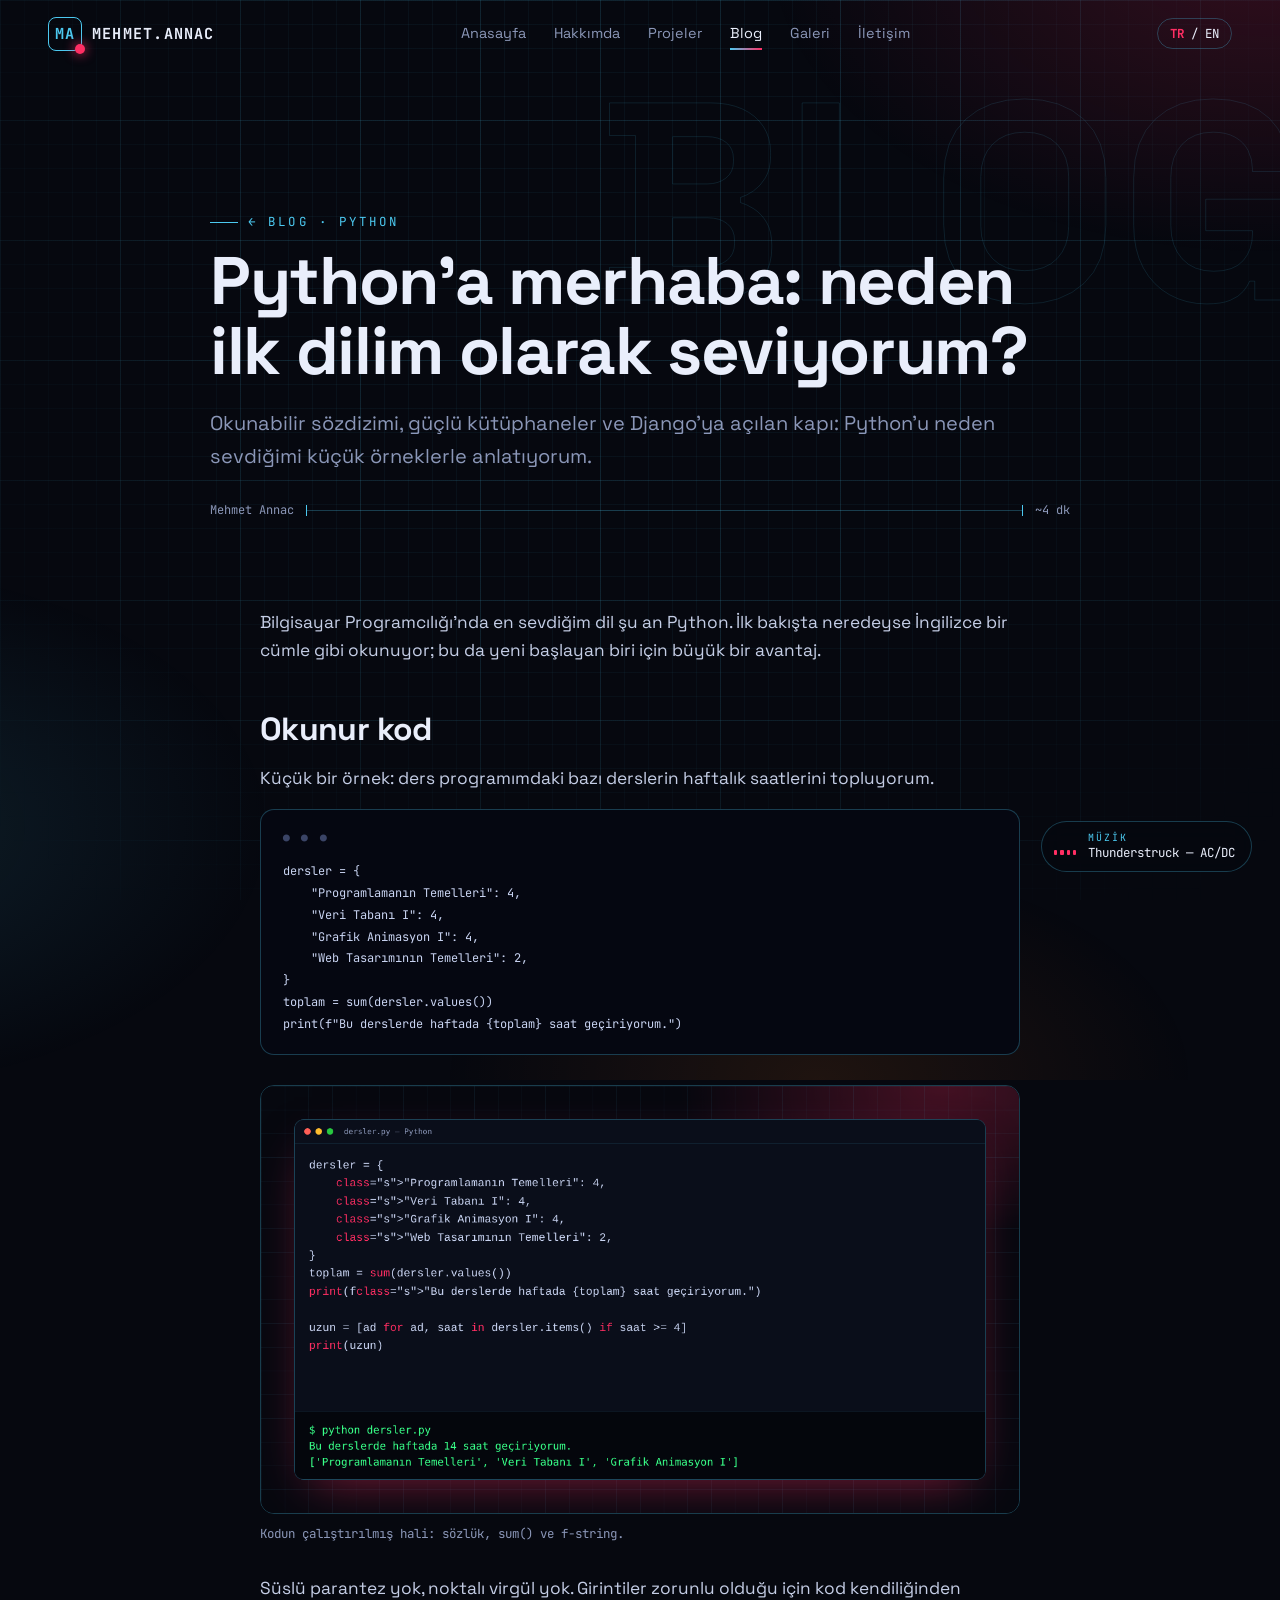
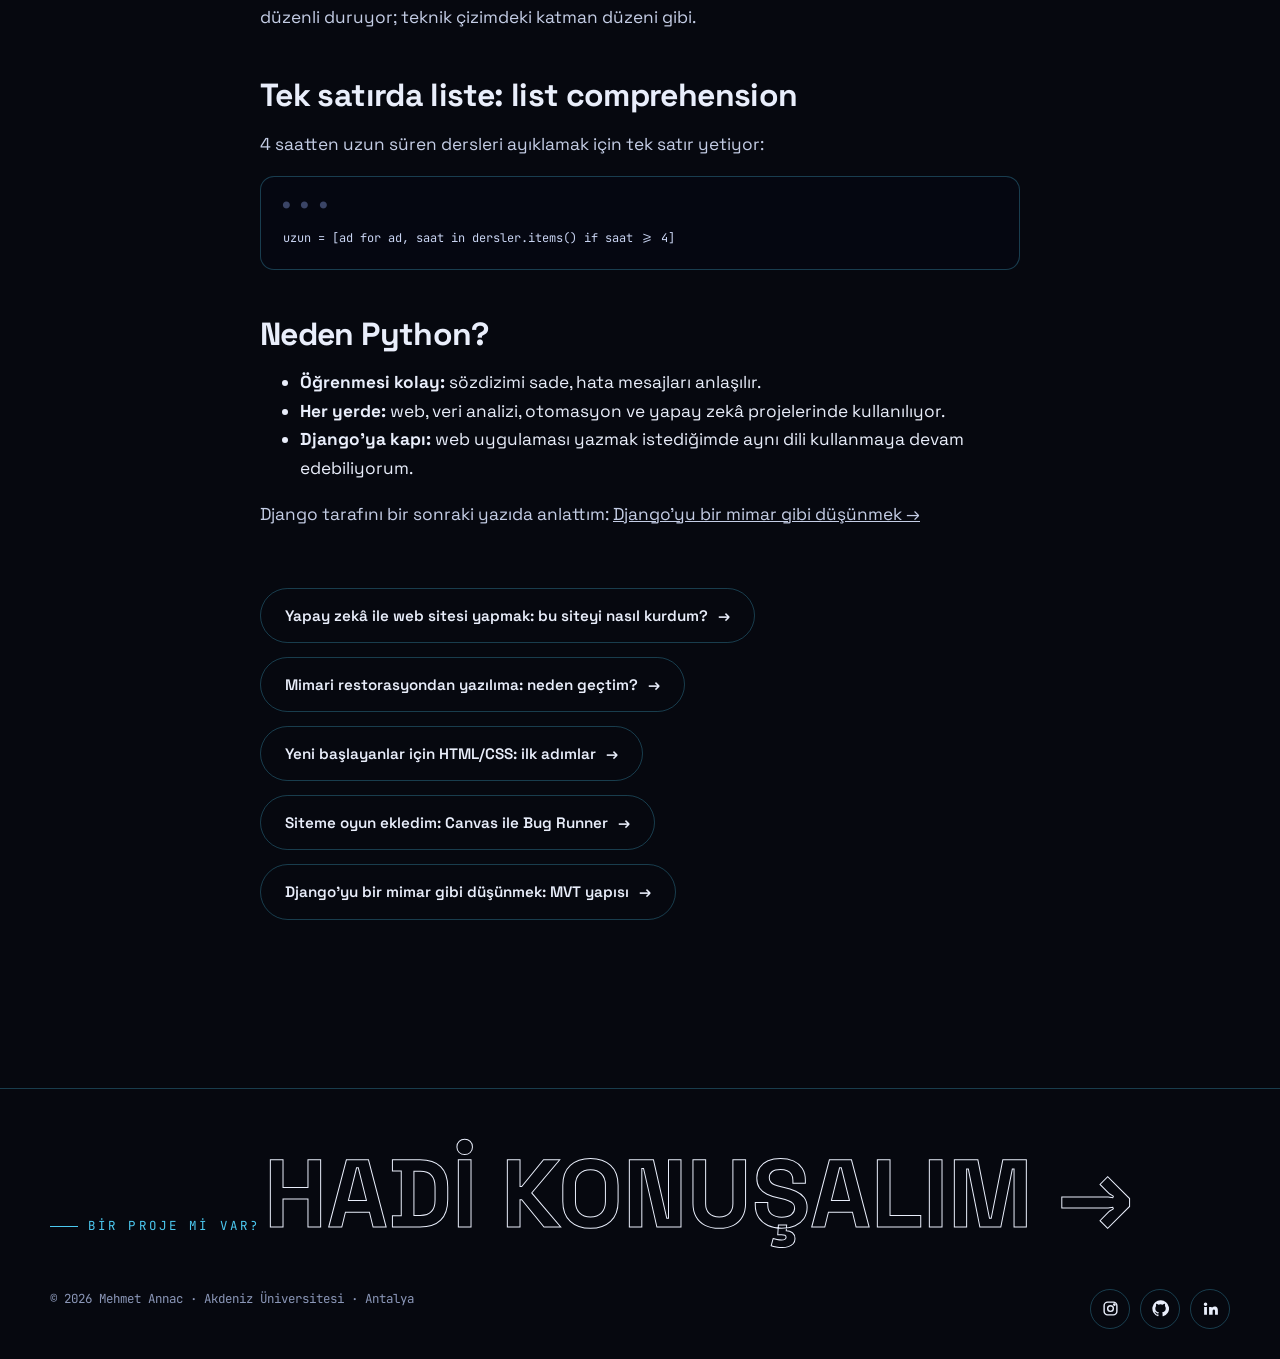
<file: blog-python-merhaba.html>
<!DOCTYPE html>
<html lang="tr" data-lang="tr">
<head>
<meta charset="UTF-8">
<meta name="viewport" content="width=device-width, initial-scale=1">
<title>Python'a merhaba: neden ilk dilim olarak seviyorum? | Mehmet Annac Blog</title>
<meta name="description" content="Okunabilir sözdizimi, güçlü kütüphaneler ve Django'ya açılan kapı: Python'u neden sevdiğimi küçük örneklerle anlatıyorum.">
<meta name="author" content="Mehmet Annac">
<meta name="theme-color" content="#06080f">
<link rel="canonical" href="https://mehmettannac.github.io/blog-python-merhaba.html">
<meta property="og:type" content="website">
<meta property="og:title" content="Python'a merhaba: neden ilk dilim olarak seviyorum? | Mehmet Annac Blog">
<meta property="og:description" content="Okunabilir sözdizimi, güçlü kütüphaneler ve Django'ya açılan kapı: Python'u neden sevdiğimi küçük örneklerle anlatıyorum.">
<meta property="og:url" content="https://mehmettannac.github.io/blog-python-merhaba.html">
<meta property="og:image" content="https://mehmettannac.github.io/assets/img/mehmet-hero.jpg">
<meta property="og:locale" content="tr_TR">
<meta property="og:locale:alternate" content="en_US">
<meta name="twitter:card" content="summary_large_image">
<link rel="icon" href="assets/img/favicon.svg" type="image/svg+xml">
<link rel="preconnect" href="https://fonts.googleapis.com">
<link rel="preconnect" href="https://fonts.gstatic.com" crossorigin>
<link href="https://fonts.googleapis.com/css2?family=JetBrains+Mono:wght@400;500;700&family=Space+Grotesk:wght@400;500;600;700&display=swap" rel="stylesheet">
<link rel="stylesheet" href="assets/css/style.css">

</head>
<body data-title-tr="Python'a merhaba: neden ilk dilim olarak seviyorum? | Mehmet Annac Blog" data-title-en="Hello Python: why I love it as my first language | Mehmet Annac Blog" data-desc-tr="Okunabilir sözdizimi, güçlü kütüphaneler ve Django'ya açılan kapı: Python'u neden sevdiğimi küçük örneklerle anlatıyorum." data-desc-en="Readable syntax, powerful libraries and a door to Django: why I love Python, with small examples.">
<div class="loader" aria-hidden="true"><div>
<svg viewBox="0 0 240 90"><rect x="2" y="2" width="236" height="86" rx="6"/><path d="M20 70 L20 20 L50 50 L80 20 L80 70 M110 70 L135 20 L160 70 M118 54 L152 54 M190 20 L190 70 M190 20 L220 20"/><line x1="20" y1="80" x2="220" y2="80"/></svg>
<div class="loader-text">BLUEPRINT × NIGHT RIDE</div></div></div>
<div class="progress"></div>
<header class="nav">
  <a class="logo" href="index.html" aria-label="Mehmet Annac — Anasayfa"><span class="logo-mark">MA</span><span>MEHMET.ANNAC</span></a>
  <nav aria-label="Ana menü"><ul class="nav-links"><li><a href="index.html"><span lang="tr">Anasayfa</span><span lang="en">Home</span></a></li><li><a href="hakkimda.html"><span lang="tr">Hakkımda</span><span lang="en">About</span></a></li><li><a href="projeler.html"><span lang="tr">Projeler</span><span lang="en">Projects</span></a></li><li><a href="blog.html" aria-current="page"><span lang="tr">Blog</span><span lang="en">Blog</span></a></li><li><a href="galeri.html"><span lang="tr">Galeri</span><span lang="en">Gallery</span></a></li><li><a href="iletisim.html"><span lang="tr">İletişim</span><span lang="en">Contact</span></a></li></ul></nav>
  <div class="nav-right">
    <button class="lang-toggle" type="button" aria-label="Dil değiştir / Change language"><span lang="tr"><b>TR</b> / EN</span><span lang="en">TR / <b>EN</b></span></button>
    <button class="menu-btn" type="button" aria-label="Menü" aria-expanded="false"><span></span><span></span></button>
  </div>
</header>
<main>
<section class="page-hero"><div class="ghost" aria-hidden="true" data-speed="0.25">BLOG</div><div class="wrap" style="max-width:860px">
  <p class="eyebrow reveal"><a href="blog.html" style="text-decoration:none">← Blog</a> · <span lang="tr">Python</span><span lang="en">Python</span></p>
  <h1 class="reveal" style="font-size:clamp(2.2rem,6vw,4.2rem);text-transform:none"><span lang="tr">Python'a merhaba: neden ilk dilim olarak seviyorum?</span><span lang="en">Hello Python: why I love it as my first language</span></h1>
  <p class="lead reveal"><span lang="tr">Okunabilir sözdizimi, güçlü kütüphaneler ve Django'ya açılan kapı: Python'u neden sevdiğimi küçük örneklerle anlatıyorum.</span><span lang="en">Readable syntax, powerful libraries and a door to Django: why I love Python, with small examples.</span></p>
  <div class="dim-line reveal"><span>Mehmet Annac</span><i></i><span><span lang="tr">~4 dk</span><span lang="en">~4 min</span></span></div>
</div></section>
<section style="padding-top:0"><div class="wrap"><article class="post reveal"><div lang="tr">
<p>Bilgisayar Programcılığı'nda en sevdiğim dil şu an Python. İlk bakışta neredeyse İngilizce bir cümle gibi okunuyor; bu da yeni başlayan biri için büyük bir avantaj.</p>
<h2>Okunur kod</h2>
<p>Küçük bir örnek: ders programımdaki bazı derslerin haftalık saatlerini topluyorum.</p>
<pre><code>dersler = {
    "Programlamanın Temelleri": 4,
    "Veri Tabanı I": 4,
    "Grafik Animasyon I": 4,
    "Web Tasarımının Temelleri": 2,
}
toplam = sum(dersler.values())
print(f"Bu derslerde haftada {toplam} saat geçiriyorum.")</code></pre>
<figure><img src="assets/img/blog/python.png" alt="Kodun çalıştırılmış hali: sözlük, sum() ve f-string." loading="lazy"><figcaption>Kodun çalıştırılmış hali: sözlük, sum() ve f-string.</figcaption></figure>
<p>Süslü parantez yok, noktalı virgül yok. Girintiler zorunlu olduğu için kod kendiliğinden düzenli duruyor; teknik çizimdeki katman düzeni gibi.</p>
<h2>Tek satırda liste: list comprehension</h2>
<p>4 saatten uzun süren dersleri ayıklamak için tek satır yetiyor:</p>
<pre><code>uzun = [ad for ad, saat in dersler.items() if saat &gt;= 4]</code></pre>
<h2>Neden Python?</h2>
<ul>
<li><strong>Öğrenmesi kolay:</strong> sözdizimi sade, hata mesajları anlaşılır.</li>
<li><strong>Her yerde:</strong> web, veri analizi, otomasyon ve yapay zekâ projelerinde kullanılıyor.</li>
<li><strong>Django'ya kapı:</strong> web uygulaması yazmak istediğimde aynı dili kullanmaya devam edebiliyorum.</li>
</ul>
<p>Django tarafını bir sonraki yazıda anlattım: <a href="blog-django-mimari.html">Django'yu bir mimar gibi düşünmek →</a></p>
</div><div lang="en">
<p>Right now my favourite language in Computer Programming is Python. At first glance it reads almost like an English sentence, which is a big advantage for a beginner.</p>
<h2>Readable code</h2>
<p>A small example: adding up the weekly hours of some courses in my timetable.</p>
<pre><code>dersler = {
    "Programlamanın Temelleri": 4,
    "Veri Tabanı I": 4,
    "Grafik Animasyon I": 4,
    "Web Tasarımının Temelleri": 2,
}
toplam = sum(dersler.values())
print(f"Bu derslerde haftada {toplam} saat geçiriyorum.")</code></pre>
<figure><img src="assets/img/blog/python.png" alt="The code running: a dictionary, sum() and an f-string." loading="lazy"><figcaption>The code running: a dictionary, sum() and an f-string.</figcaption></figure>
<p>No curly braces, no semicolons. Indentation is required, so the code stays tidy on its own — like the layer order in a technical drawing.</p>
<h2>A list in one line: list comprehension</h2>
<p>Filtering the courses that take 4 hours or more needs just one line:</p>
<pre><code>uzun = [ad for ad, saat in dersler.items() if saat &gt;= 4]</code></pre>
<h2>Why Python?</h2>
<ul>
<li><strong>Easy to learn:</strong> simple syntax and readable error messages.</li>
<li><strong>Everywhere:</strong> used in web, data analysis, automation and AI projects.</li>
<li><strong>A door to Django:</strong> when I want to build a web app, I can keep using the same language.</li>
</ul>
<p>I cover Django in the next post: <a href="blog-django-mimari.html">Thinking about Django like an architect →</a></p>
</div>
<div class="post-nav"><a class="btn ghost" href="blog-yapay-zeka-ile-site.html"><span lang="tr">Yapay zekâ ile web sitesi yapmak: bu siteyi nasıl kurdum?</span><span lang="en">Building a website with AI: how I made this site</span> <span class="arrow">→</span></a><a class="btn ghost" href="blog-restorasyondan-yazilima.html"><span lang="tr">Mimari restorasyondan yazılıma: neden geçtim?</span><span lang="en">From architectural restoration to software: why I switched</span> <span class="arrow">→</span></a><a class="btn ghost" href="blog-html-css-ilk-adimlar.html"><span lang="tr">Yeni başlayanlar için HTML/CSS: ilk adımlar</span><span lang="en">HTML/CSS for beginners: first steps</span> <span class="arrow">→</span></a><a class="btn ghost" href="blog-canvas-oyun.html"><span lang="tr">Siteme oyun ekledim: Canvas ile Bug Runner</span><span lang="en">I added a game to my site: Bug Runner with Canvas</span> <span class="arrow">→</span></a><a class="btn ghost" href="blog-django-mimari.html"><span lang="tr">Django'yu bir mimar gibi düşünmek: MVT yapısı</span><span lang="en">Thinking about Django like an architect: the MVT pattern</span> <span class="arrow">→</span></a></div></article></div></section>
</main>
<footer>
  <div class="wrap">
    <p class="eyebrow"><span lang="tr">Bir proje mi var?</span><span lang="en">Got a project?</span></p>
    <a class="foot-big" href="iletisim.html"><span lang="tr">Hadi <span>konuşalım</span> →</span><span lang="en">Let's <span>talk</span> →</span></a>
    <div class="foot-row">
      <span>© <span data-year>2026</span> Mehmet Annac · Akdeniz Üniversitesi · Antalya</span>
      <div class="socials"><a href="https://www.instagram.com/mehmettannac/" target="_blank" rel="noopener" aria-label="Instagram"><svg viewBox="0 0 24 24" fill="none" stroke="currentColor" stroke-width="2"><rect x="3" y="3" width="18" height="18" rx="5"/><circle cx="12" cy="12" r="4"/><circle cx="17.5" cy="6.5" r="1" fill="currentColor"/></svg></a><a href="https://github.com/mehmettannac" target="_blank" rel="noopener" aria-label="GitHub"><svg viewBox="0 0 24 24" fill="currentColor"><path d="M12 .5a11.5 11.5 0 0 0-3.64 22.41c.58.1.79-.25.79-.56v-2c-3.2.7-3.88-1.37-3.88-1.37-.53-1.33-1.28-1.69-1.28-1.69-1.05-.71.08-.7.08-.7 1.16.08 1.77 1.19 1.77 1.19 1.03 1.77 2.71 1.26 3.37.96.1-.75.4-1.26.73-1.55-2.56-.29-5.25-1.28-5.25-5.68 0-1.26.45-2.28 1.19-3.09-.12-.29-.52-1.46.11-3.05 0 0 .97-.31 3.17 1.18a11 11 0 0 1 5.77 0c2.2-1.49 3.17-1.18 3.17-1.18.63 1.59.23 2.76.11 3.05.74.81 1.19 1.83 1.19 3.09 0 4.41-2.7 5.39-5.27 5.67.41.36.78 1.06.78 2.14v3.17c0 .31.21.67.8.56A11.5 11.5 0 0 0 12 .5Z"/></svg></a><a href="https://www.linkedin.com/in/mehmet-anna%C3%A7-2894b5441" target="_blank" rel="noopener" aria-label="LinkedIn"><svg viewBox="0 0 24 24" fill="currentColor"><path d="M4.98 3.5a2.5 2.5 0 1 1 0 5 2.5 2.5 0 0 1 0-5ZM3 9.75h4v11H3v-11Zm7 0h3.8v1.5h.05c.53-1 1.84-2.05 3.78-2.05 4.05 0 4.8 2.66 4.8 6.12v5.43h-4v-4.82c0-1.15-.02-2.63-1.6-2.63-1.6 0-1.85 1.25-1.85 2.55v4.9H10v-11Z"/></svg></a></div>
    </div>
  </div>
</footer>
<div class="music" data-yt="v2AC41dglnM">
  <button class="music-btn" type="button" aria-pressed="false" aria-label="Müziği aç / kapat">
    <span class="eq" aria-hidden="true"><i></i><i></i><i></i><i></i></span>
    <span class="music-txt"><small><span lang="tr">MÜZİK</span><span lang="en">MUSIC</span></small>Thunderstruck — AC/DC</span>
  </button>
  <div class="music-player"></div>
</div>
<script src="assets/js/main.js" defer></script>

</body>
</html>
</file>
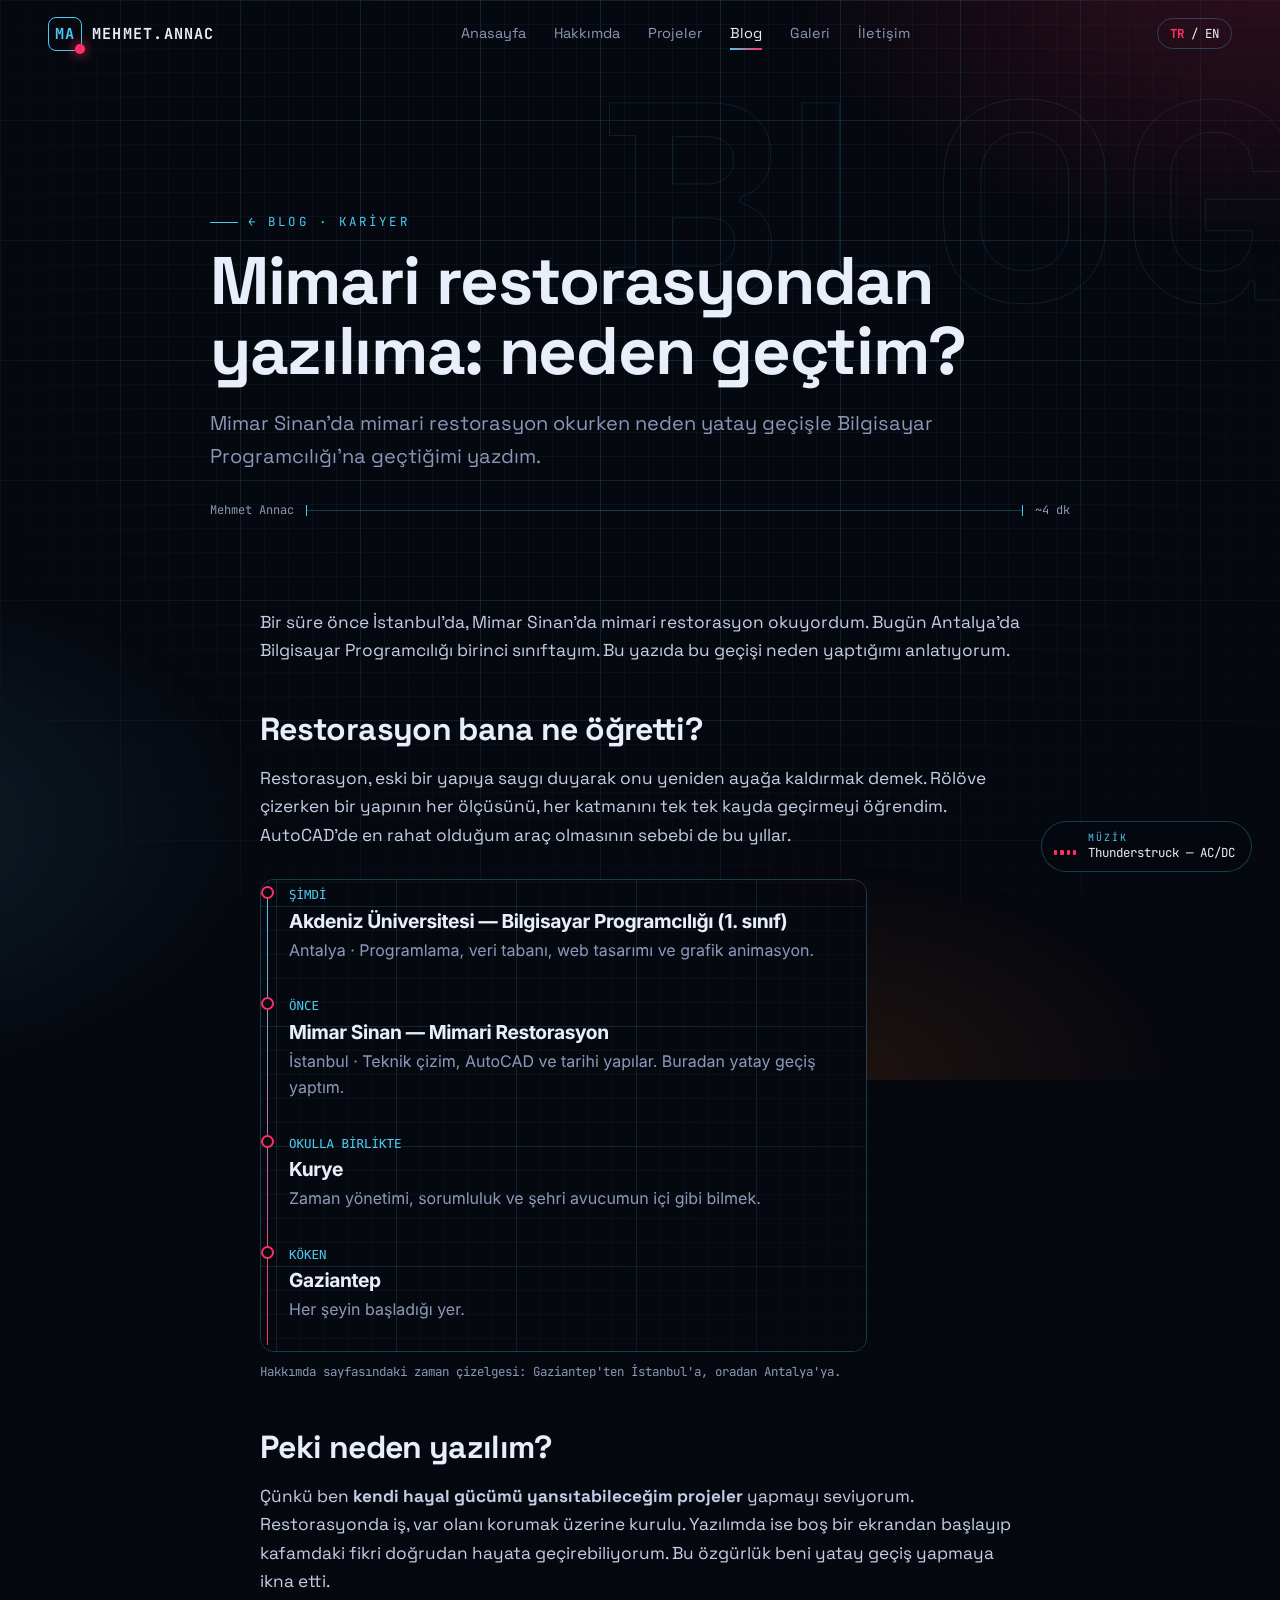
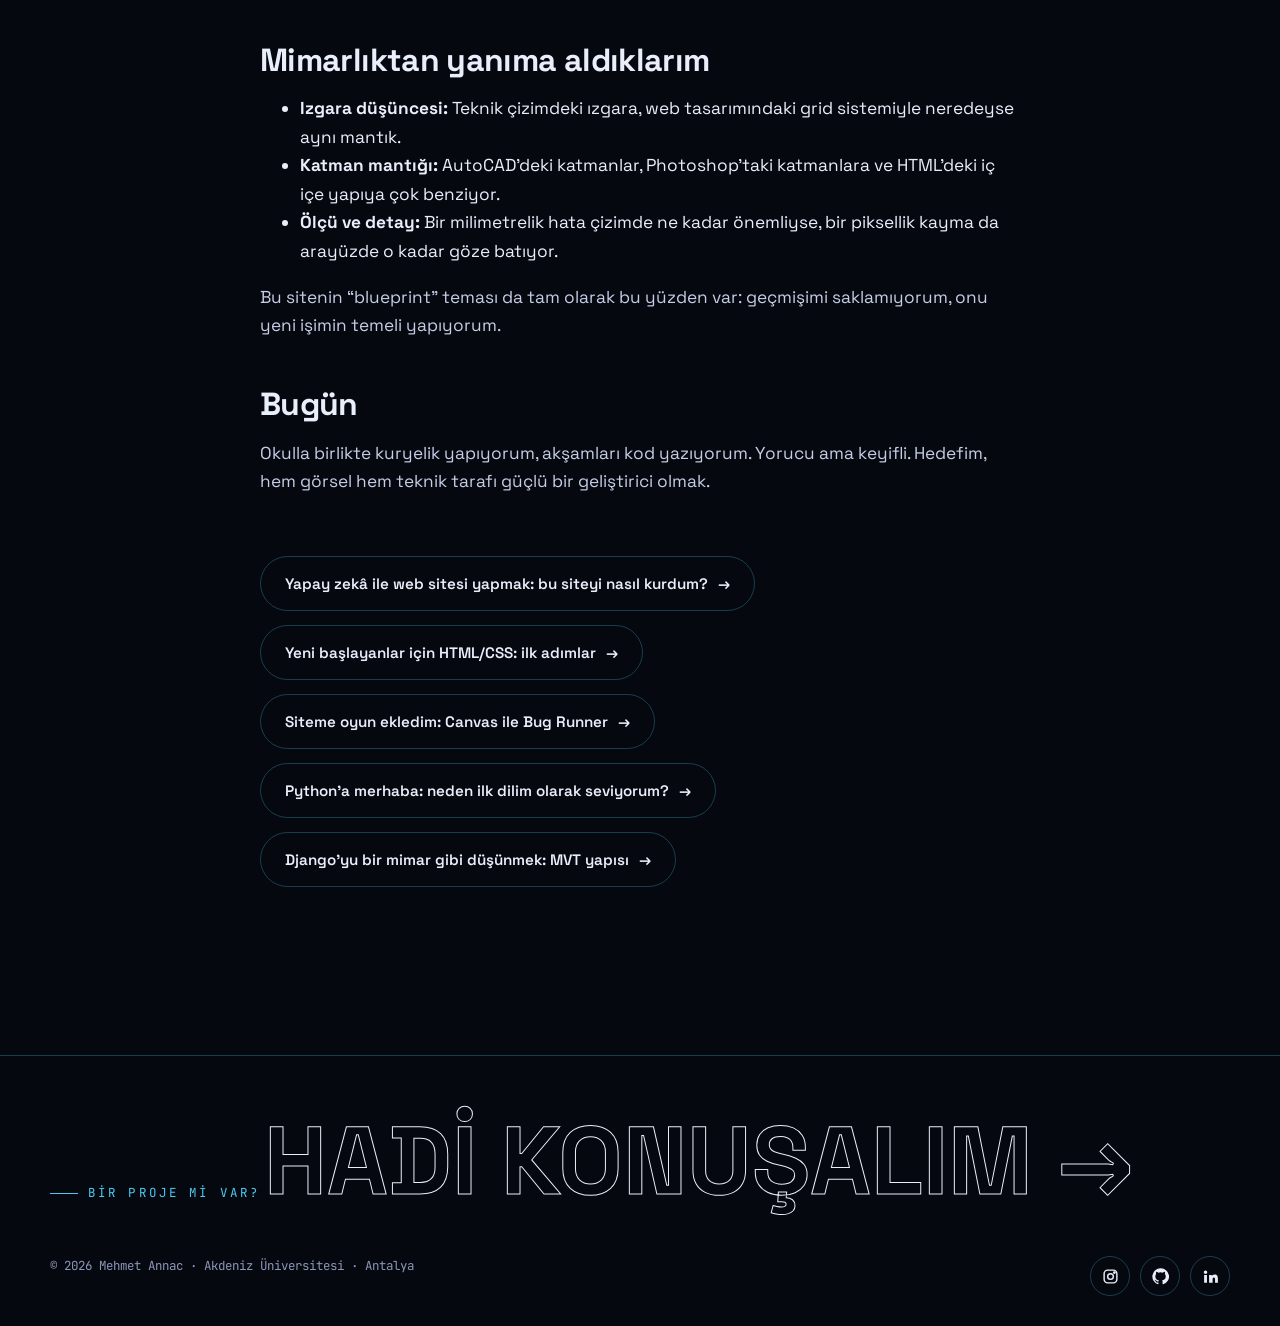
<file: blog-restorasyondan-yazilima.html>
<!DOCTYPE html>
<html lang="tr" data-lang="tr">
<head>
<meta charset="UTF-8">
<meta name="viewport" content="width=device-width, initial-scale=1">
<title>Mimari restorasyondan yazılıma: neden geçtim? | Mehmet Annac Blog</title>
<meta name="description" content="Mimar Sinan'da mimari restorasyon okurken neden yatay geçişle Bilgisayar Programcılığı'na geçtiğimi yazdım.">
<meta name="author" content="Mehmet Annac">
<meta name="theme-color" content="#06080f">
<link rel="canonical" href="https://mehmettannac.github.io/blog-restorasyondan-yazilima.html">
<meta property="og:type" content="website">
<meta property="og:title" content="Mimari restorasyondan yazılıma: neden geçtim? | Mehmet Annac Blog">
<meta property="og:description" content="Mimar Sinan'da mimari restorasyon okurken neden yatay geçişle Bilgisayar Programcılığı'na geçtiğimi yazdım.">
<meta property="og:url" content="https://mehmettannac.github.io/blog-restorasyondan-yazilima.html">
<meta property="og:image" content="https://mehmettannac.github.io/assets/img/mehmet-hero.jpg">
<meta property="og:locale" content="tr_TR">
<meta property="og:locale:alternate" content="en_US">
<meta name="twitter:card" content="summary_large_image">
<link rel="icon" href="assets/img/favicon.svg" type="image/svg+xml">
<link rel="preconnect" href="https://fonts.googleapis.com">
<link rel="preconnect" href="https://fonts.gstatic.com" crossorigin>
<link href="https://fonts.googleapis.com/css2?family=JetBrains+Mono:wght@400;500;700&family=Space+Grotesk:wght@400;500;600;700&display=swap" rel="stylesheet">
<link rel="stylesheet" href="assets/css/style.css">

</head>
<body data-title-tr="Mimari restorasyondan yazılıma: neden geçtim? | Mehmet Annac Blog" data-title-en="From architectural restoration to software: why I switched | Mehmet Annac Blog" data-desc-tr="Mimar Sinan'da mimari restorasyon okurken neden yatay geçişle Bilgisayar Programcılığı'na geçtiğimi yazdım." data-desc-en="Why I transferred from architectural restoration at Mimar Sinan to Computer Programming.">
<div class="loader" aria-hidden="true"><div>
<svg viewBox="0 0 240 90"><rect x="2" y="2" width="236" height="86" rx="6"/><path d="M20 70 L20 20 L50 50 L80 20 L80 70 M110 70 L135 20 L160 70 M118 54 L152 54 M190 20 L190 70 M190 20 L220 20"/><line x1="20" y1="80" x2="220" y2="80"/></svg>
<div class="loader-text">BLUEPRINT × NIGHT RIDE</div></div></div>
<div class="progress"></div>
<header class="nav">
  <a class="logo" href="index.html" aria-label="Mehmet Annac — Anasayfa"><span class="logo-mark">MA</span><span>MEHMET.ANNAC</span></a>
  <nav aria-label="Ana menü"><ul class="nav-links"><li><a href="index.html"><span lang="tr">Anasayfa</span><span lang="en">Home</span></a></li><li><a href="hakkimda.html"><span lang="tr">Hakkımda</span><span lang="en">About</span></a></li><li><a href="projeler.html"><span lang="tr">Projeler</span><span lang="en">Projects</span></a></li><li><a href="blog.html" aria-current="page"><span lang="tr">Blog</span><span lang="en">Blog</span></a></li><li><a href="galeri.html"><span lang="tr">Galeri</span><span lang="en">Gallery</span></a></li><li><a href="iletisim.html"><span lang="tr">İletişim</span><span lang="en">Contact</span></a></li></ul></nav>
  <div class="nav-right">
    <button class="lang-toggle" type="button" aria-label="Dil değiştir / Change language"><span lang="tr"><b>TR</b> / EN</span><span lang="en">TR / <b>EN</b></span></button>
    <button class="menu-btn" type="button" aria-label="Menü" aria-expanded="false"><span></span><span></span></button>
  </div>
</header>
<main>
<section class="page-hero"><div class="ghost" aria-hidden="true" data-speed="0.25">BLOG</div><div class="wrap" style="max-width:860px">
  <p class="eyebrow reveal"><a href="blog.html" style="text-decoration:none">← Blog</a> · <span lang="tr">Kariyer</span><span lang="en">Career</span></p>
  <h1 class="reveal" style="font-size:clamp(2.2rem,6vw,4.2rem);text-transform:none"><span lang="tr">Mimari restorasyondan yazılıma: neden geçtim?</span><span lang="en">From architectural restoration to software: why I switched</span></h1>
  <p class="lead reveal"><span lang="tr">Mimar Sinan'da mimari restorasyon okurken neden yatay geçişle Bilgisayar Programcılığı'na geçtiğimi yazdım.</span><span lang="en">Why I transferred from architectural restoration at Mimar Sinan to Computer Programming.</span></p>
  <div class="dim-line reveal"><span>Mehmet Annac</span><i></i><span><span lang="tr">~4 dk</span><span lang="en">~4 min</span></span></div>
</div></section>
<section style="padding-top:0"><div class="wrap"><article class="post reveal"><div lang="tr">
<p>Bir süre önce İstanbul'da, Mimar Sinan'da mimari restorasyon okuyordum. Bugün Antalya'da Bilgisayar Programcılığı birinci sınıftayım. Bu yazıda bu geçişi neden yaptığımı anlatıyorum.</p>
<h2>Restorasyon bana ne öğretti?</h2>
<p>Restorasyon, eski bir yapıya saygı duyarak onu yeniden ayağa kaldırmak demek. Rölöve çizerken bir yapının her ölçüsünü, her katmanını tek tek kayda geçirmeyi öğrendim. AutoCAD'de en rahat olduğum araç olmasının sebebi de bu yıllar.</p>
<figure><img src="assets/img/blog/restorasyon.png" alt="Hakkımda sayfasındaki zaman çizelgesi: Gaziantep'ten İstanbul'a, oradan Antalya'ya." loading="lazy"><figcaption>Hakkımda sayfasındaki zaman çizelgesi: Gaziantep'ten İstanbul'a, oradan Antalya'ya.</figcaption></figure>
<h2>Peki neden yazılım?</h2>
<p>Çünkü ben <strong>kendi hayal gücümü yansıtabileceğim projeler</strong> yapmayı seviyorum. Restorasyonda iş, var olanı korumak üzerine kurulu. Yazılımda ise boş bir ekrandan başlayıp kafamdaki fikri doğrudan hayata geçirebiliyorum. Bu özgürlük beni yatay geçiş yapmaya ikna etti.</p>
<h2>Mimarlıktan yanıma aldıklarım</h2>
<ul>
<li><strong>Izgara düşüncesi:</strong> Teknik çizimdeki ızgara, web tasarımındaki grid sistemiyle neredeyse aynı mantık.</li>
<li><strong>Katman mantığı:</strong> AutoCAD'deki katmanlar, Photoshop'taki katmanlara ve HTML'deki iç içe yapıya çok benziyor.</li>
<li><strong>Ölçü ve detay:</strong> Bir milimetrelik hata çizimde ne kadar önemliyse, bir piksellik kayma da arayüzde o kadar göze batıyor.</li>
</ul>
<p>Bu sitenin “blueprint” teması da tam olarak bu yüzden var: geçmişimi saklamıyorum, onu yeni işimin temeli yapıyorum.</p>
<h2>Bugün</h2>
<p>Okulla birlikte kuryelik yapıyorum, akşamları kod yazıyorum. Yorucu ama keyifli. Hedefim, hem görsel hem teknik tarafı güçlü bir geliştirici olmak.</p>
</div><div lang="en">
<p>Not long ago I was studying architectural restoration at Mimar Sinan in Istanbul. Today I'm a first-year Computer Programming student in Antalya. Here's why I made the switch.</p>
<h2>What did restoration teach me?</h2>
<p>Restoration means bringing an old building back to life while respecting it. Drawing surveys taught me to record every measurement and every layer of a structure. That's also why AutoCAD is the tool I'm most comfortable with.</p>
<figure><img src="assets/img/blog/restorasyon.png" alt="The timeline on my About page: from Gaziantep to Istanbul, and on to Antalya." loading="lazy"><figcaption>The timeline on my About page: from Gaziantep to Istanbul, and on to Antalya.</figcaption></figure>
<h2>So why software?</h2>
<p>Because I love <strong>building projects that reflect my own imagination</strong>. Restoration is about preserving what already exists. In software I can start from a blank screen and bring the idea in my head straight to life. That freedom convinced me to transfer.</p>
<h2>What I brought from architecture</h2>
<ul>
<li><strong>Grid thinking:</strong> the grid in technical drawing works almost exactly like the grid systems in web design.</li>
<li><strong>Layers:</strong> AutoCAD layers are very similar to Photoshop layers and to nested HTML structure.</li>
<li><strong>Measurement and detail:</strong> a one-millimetre error matters on a drawing just as much as a one-pixel shift stands out in an interface.</li>
</ul>
<p>That's exactly why this site has a “blueprint” theme: I'm not hiding my past, I'm making it the foundation of my new work.</p>
<h2>Today</h2>
<p>I work as a courier alongside school and write code in the evenings. It's tiring but fun. My goal is to become a developer who is strong on both the visual and the technical side.</p>
</div>
<div class="post-nav"><a class="btn ghost" href="blog-yapay-zeka-ile-site.html"><span lang="tr">Yapay zekâ ile web sitesi yapmak: bu siteyi nasıl kurdum?</span><span lang="en">Building a website with AI: how I made this site</span> <span class="arrow">→</span></a><a class="btn ghost" href="blog-html-css-ilk-adimlar.html"><span lang="tr">Yeni başlayanlar için HTML/CSS: ilk adımlar</span><span lang="en">HTML/CSS for beginners: first steps</span> <span class="arrow">→</span></a><a class="btn ghost" href="blog-canvas-oyun.html"><span lang="tr">Siteme oyun ekledim: Canvas ile Bug Runner</span><span lang="en">I added a game to my site: Bug Runner with Canvas</span> <span class="arrow">→</span></a><a class="btn ghost" href="blog-python-merhaba.html"><span lang="tr">Python'a merhaba: neden ilk dilim olarak seviyorum?</span><span lang="en">Hello Python: why I love it as my first language</span> <span class="arrow">→</span></a><a class="btn ghost" href="blog-django-mimari.html"><span lang="tr">Django'yu bir mimar gibi düşünmek: MVT yapısı</span><span lang="en">Thinking about Django like an architect: the MVT pattern</span> <span class="arrow">→</span></a></div></article></div></section>
</main>
<footer>
  <div class="wrap">
    <p class="eyebrow"><span lang="tr">Bir proje mi var?</span><span lang="en">Got a project?</span></p>
    <a class="foot-big" href="iletisim.html"><span lang="tr">Hadi <span>konuşalım</span> →</span><span lang="en">Let's <span>talk</span> →</span></a>
    <div class="foot-row">
      <span>© <span data-year>2026</span> Mehmet Annac · Akdeniz Üniversitesi · Antalya</span>
      <div class="socials"><a href="https://www.instagram.com/mehmettannac/" target="_blank" rel="noopener" aria-label="Instagram"><svg viewBox="0 0 24 24" fill="none" stroke="currentColor" stroke-width="2"><rect x="3" y="3" width="18" height="18" rx="5"/><circle cx="12" cy="12" r="4"/><circle cx="17.5" cy="6.5" r="1" fill="currentColor"/></svg></a><a href="https://github.com/mehmettannac" target="_blank" rel="noopener" aria-label="GitHub"><svg viewBox="0 0 24 24" fill="currentColor"><path d="M12 .5a11.5 11.5 0 0 0-3.64 22.41c.58.1.79-.25.79-.56v-2c-3.2.7-3.88-1.37-3.88-1.37-.53-1.33-1.28-1.69-1.28-1.69-1.05-.71.08-.7.08-.7 1.16.08 1.77 1.19 1.77 1.19 1.03 1.77 2.71 1.26 3.37.96.1-.75.4-1.26.73-1.55-2.56-.29-5.25-1.28-5.25-5.68 0-1.26.45-2.28 1.19-3.09-.12-.29-.52-1.46.11-3.05 0 0 .97-.31 3.17 1.18a11 11 0 0 1 5.77 0c2.2-1.49 3.17-1.18 3.17-1.18.63 1.59.23 2.76.11 3.05.74.81 1.19 1.83 1.19 3.09 0 4.41-2.7 5.39-5.27 5.67.41.36.78 1.06.78 2.14v3.17c0 .31.21.67.8.56A11.5 11.5 0 0 0 12 .5Z"/></svg></a><a href="https://www.linkedin.com/in/mehmet-anna%C3%A7-2894b5441" target="_blank" rel="noopener" aria-label="LinkedIn"><svg viewBox="0 0 24 24" fill="currentColor"><path d="M4.98 3.5a2.5 2.5 0 1 1 0 5 2.5 2.5 0 0 1 0-5ZM3 9.75h4v11H3v-11Zm7 0h3.8v1.5h.05c.53-1 1.84-2.05 3.78-2.05 4.05 0 4.8 2.66 4.8 6.12v5.43h-4v-4.82c0-1.15-.02-2.63-1.6-2.63-1.6 0-1.85 1.25-1.85 2.55v4.9H10v-11Z"/></svg></a></div>
    </div>
  </div>
</footer>
<div class="music" data-yt="v2AC41dglnM">
  <button class="music-btn" type="button" aria-pressed="false" aria-label="Müziği aç / kapat">
    <span class="eq" aria-hidden="true"><i></i><i></i><i></i><i></i></span>
    <span class="music-txt"><small><span lang="tr">MÜZİK</span><span lang="en">MUSIC</span></small>Thunderstruck — AC/DC</span>
  </button>
  <div class="music-player"></div>
</div>
<script src="assets/js/main.js" defer></script>

</body>
</html>
</file>
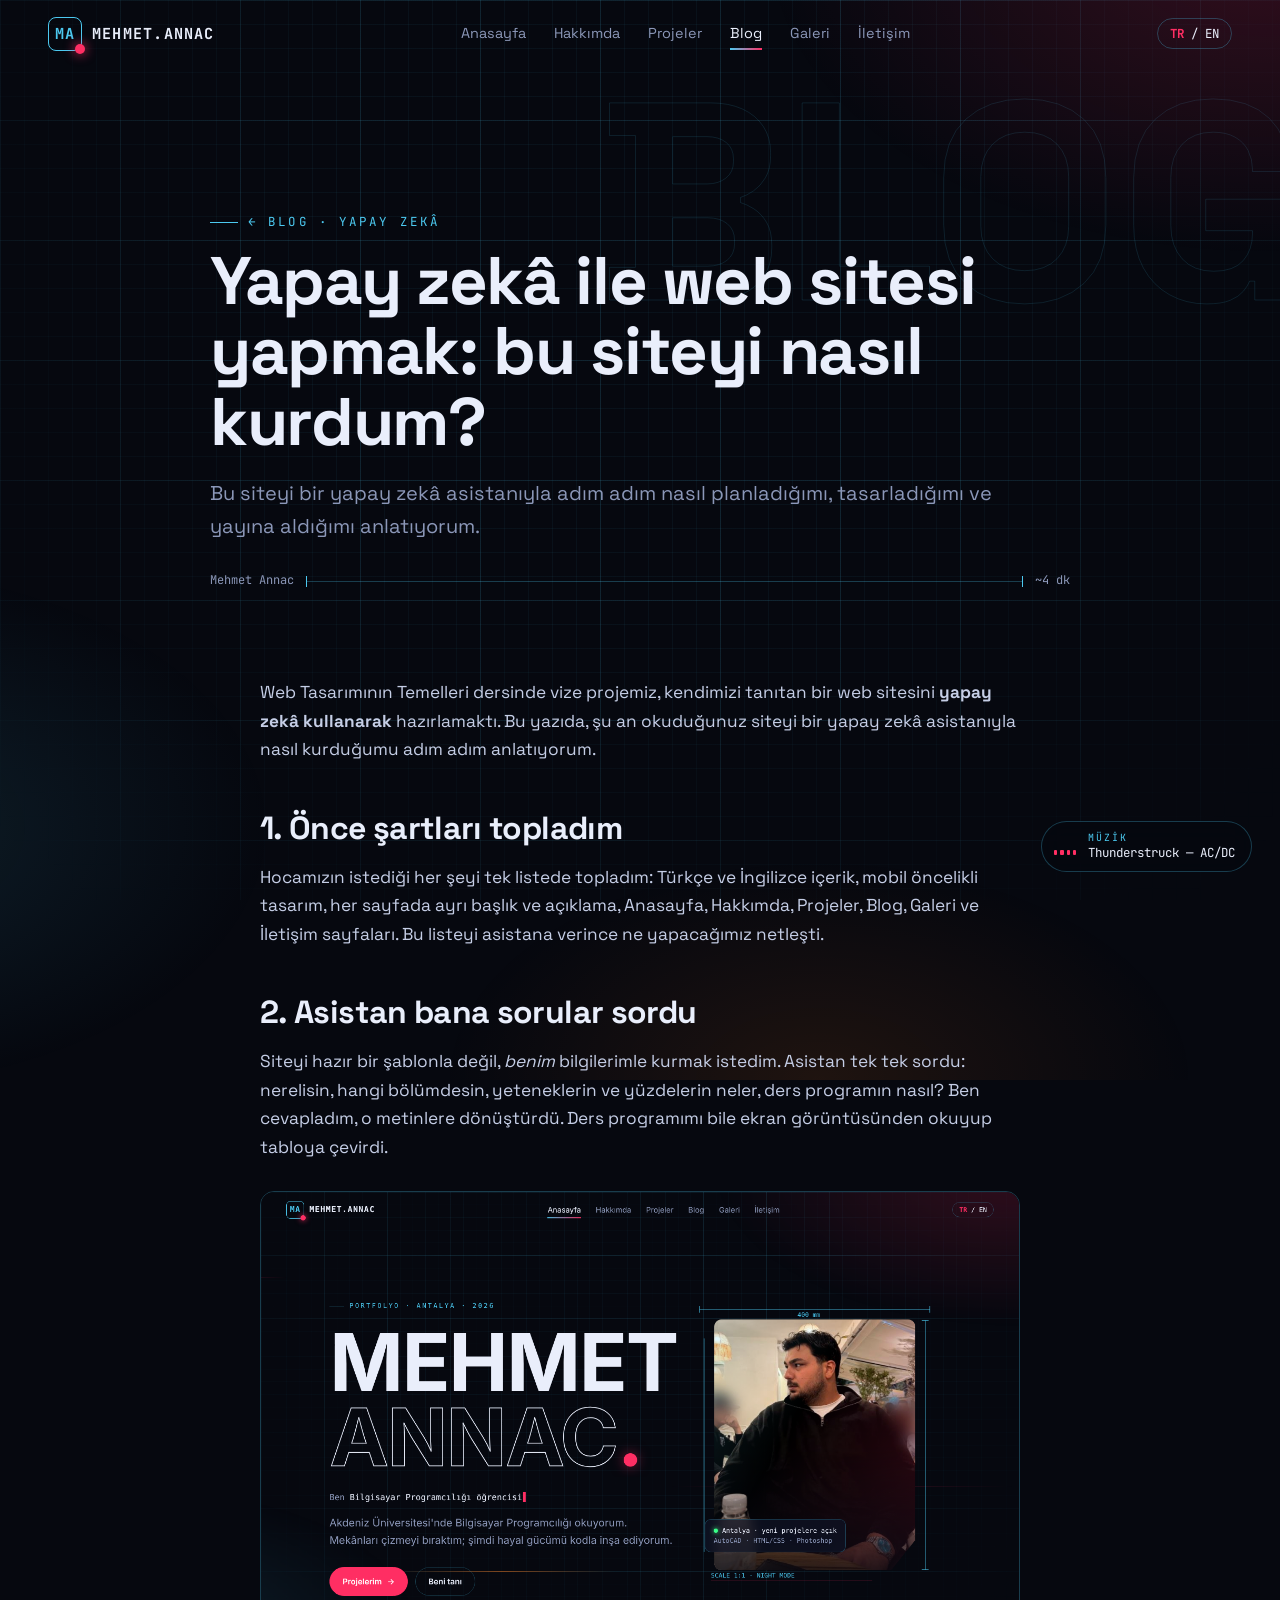
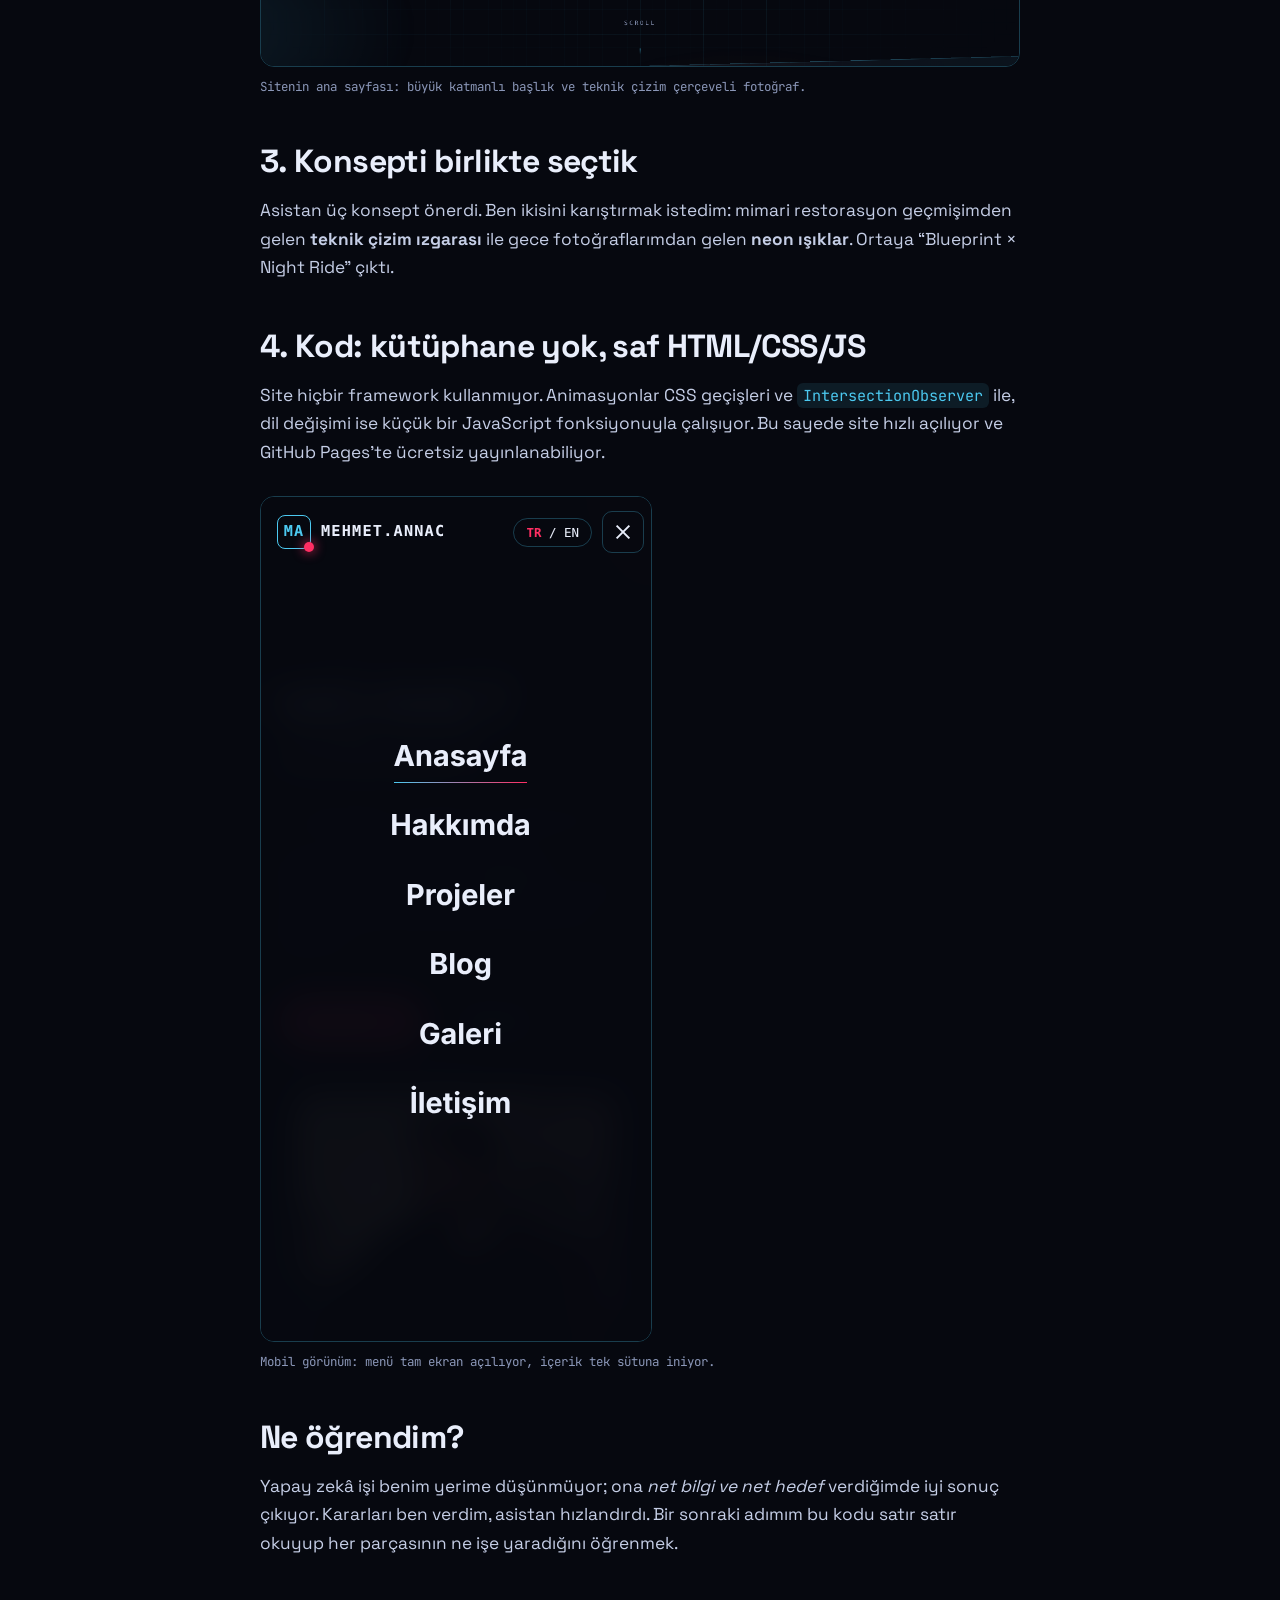
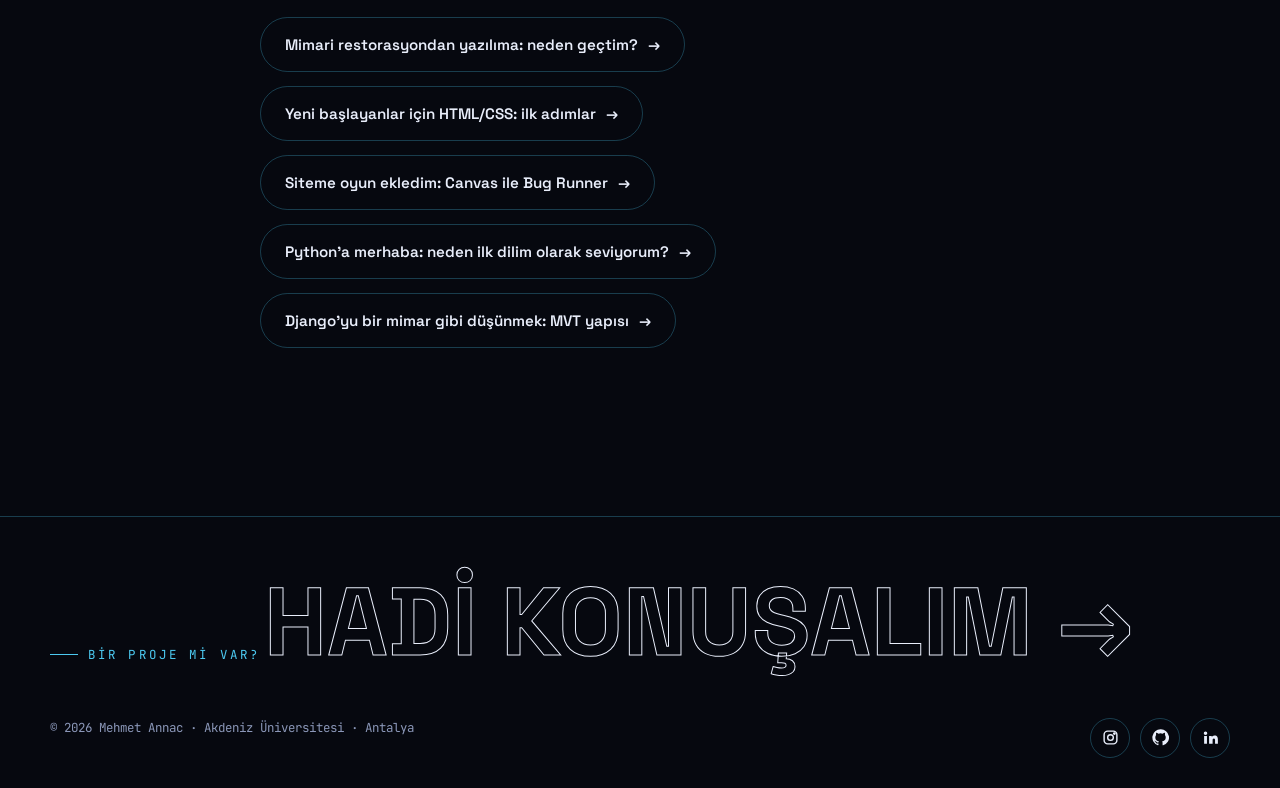
<file: blog-yapay-zeka-ile-site.html>
<!DOCTYPE html>
<html lang="tr" data-lang="tr">
<head>
<meta charset="UTF-8">
<meta name="viewport" content="width=device-width, initial-scale=1">
<title>Yapay zekâ ile web sitesi yapmak: bu siteyi nasıl kurdum? | Mehmet Annac Blog</title>
<meta name="description" content="Bu siteyi bir yapay zekâ asistanıyla adım adım nasıl planladığımı, tasarladığımı ve yayına aldığımı anlatıyorum.">
<meta name="author" content="Mehmet Annac">
<meta name="theme-color" content="#06080f">
<link rel="canonical" href="https://mehmettannac.github.io/blog-yapay-zeka-ile-site.html">
<meta property="og:type" content="website">
<meta property="og:title" content="Yapay zekâ ile web sitesi yapmak: bu siteyi nasıl kurdum? | Mehmet Annac Blog">
<meta property="og:description" content="Bu siteyi bir yapay zekâ asistanıyla adım adım nasıl planladığımı, tasarladığımı ve yayına aldığımı anlatıyorum.">
<meta property="og:url" content="https://mehmettannac.github.io/blog-yapay-zeka-ile-site.html">
<meta property="og:image" content="https://mehmettannac.github.io/assets/img/mehmet-hero.jpg">
<meta property="og:locale" content="tr_TR">
<meta property="og:locale:alternate" content="en_US">
<meta name="twitter:card" content="summary_large_image">
<link rel="icon" href="assets/img/favicon.svg" type="image/svg+xml">
<link rel="preconnect" href="https://fonts.googleapis.com">
<link rel="preconnect" href="https://fonts.gstatic.com" crossorigin>
<link href="https://fonts.googleapis.com/css2?family=JetBrains+Mono:wght@400;500;700&family=Space+Grotesk:wght@400;500;600;700&display=swap" rel="stylesheet">
<link rel="stylesheet" href="assets/css/style.css">

</head>
<body data-title-tr="Yapay zekâ ile web sitesi yapmak: bu siteyi nasıl kurdum? | Mehmet Annac Blog" data-title-en="Building a website with AI: how I made this site | Mehmet Annac Blog" data-desc-tr="Bu siteyi bir yapay zekâ asistanıyla adım adım nasıl planladığımı, tasarladığımı ve yayına aldığımı anlatıyorum." data-desc-en="How I planned, designed and published this site step by step with an AI assistant.">
<div class="loader" aria-hidden="true"><div>
<svg viewBox="0 0 240 90"><rect x="2" y="2" width="236" height="86" rx="6"/><path d="M20 70 L20 20 L50 50 L80 20 L80 70 M110 70 L135 20 L160 70 M118 54 L152 54 M190 20 L190 70 M190 20 L220 20"/><line x1="20" y1="80" x2="220" y2="80"/></svg>
<div class="loader-text">BLUEPRINT × NIGHT RIDE</div></div></div>
<div class="progress"></div>
<header class="nav">
  <a class="logo" href="index.html" aria-label="Mehmet Annac — Anasayfa"><span class="logo-mark">MA</span><span>MEHMET.ANNAC</span></a>
  <nav aria-label="Ana menü"><ul class="nav-links"><li><a href="index.html"><span lang="tr">Anasayfa</span><span lang="en">Home</span></a></li><li><a href="hakkimda.html"><span lang="tr">Hakkımda</span><span lang="en">About</span></a></li><li><a href="projeler.html"><span lang="tr">Projeler</span><span lang="en">Projects</span></a></li><li><a href="blog.html" aria-current="page"><span lang="tr">Blog</span><span lang="en">Blog</span></a></li><li><a href="galeri.html"><span lang="tr">Galeri</span><span lang="en">Gallery</span></a></li><li><a href="iletisim.html"><span lang="tr">İletişim</span><span lang="en">Contact</span></a></li></ul></nav>
  <div class="nav-right">
    <button class="lang-toggle" type="button" aria-label="Dil değiştir / Change language"><span lang="tr"><b>TR</b> / EN</span><span lang="en">TR / <b>EN</b></span></button>
    <button class="menu-btn" type="button" aria-label="Menü" aria-expanded="false"><span></span><span></span></button>
  </div>
</header>
<main>
<section class="page-hero"><div class="ghost" aria-hidden="true" data-speed="0.25">BLOG</div><div class="wrap" style="max-width:860px">
  <p class="eyebrow reveal"><a href="blog.html" style="text-decoration:none">← Blog</a> · <span lang="tr">Yapay Zekâ</span><span lang="en">AI</span></p>
  <h1 class="reveal" style="font-size:clamp(2.2rem,6vw,4.2rem);text-transform:none"><span lang="tr">Yapay zekâ ile web sitesi yapmak: bu siteyi nasıl kurdum?</span><span lang="en">Building a website with AI: how I made this site</span></h1>
  <p class="lead reveal"><span lang="tr">Bu siteyi bir yapay zekâ asistanıyla adım adım nasıl planladığımı, tasarladığımı ve yayına aldığımı anlatıyorum.</span><span lang="en">How I planned, designed and published this site step by step with an AI assistant.</span></p>
  <div class="dim-line reveal"><span>Mehmet Annac</span><i></i><span><span lang="tr">~4 dk</span><span lang="en">~4 min</span></span></div>
</div></section>
<section style="padding-top:0"><div class="wrap"><article class="post reveal"><div lang="tr">
<p>Web Tasarımının Temelleri dersinde vize projemiz, kendimizi tanıtan bir web sitesini <strong>yapay zekâ kullanarak</strong> hazırlamaktı. Bu yazıda, şu an okuduğunuz siteyi bir yapay zekâ asistanıyla nasıl kurduğumu adım adım anlatıyorum.</p>
<h2>1. Önce şartları topladım</h2>
<p>Hocamızın istediği her şeyi tek listede topladım: Türkçe ve İngilizce içerik, mobil öncelikli tasarım, her sayfada ayrı başlık ve açıklama, Anasayfa, Hakkımda, Projeler, Blog, Galeri ve İletişim sayfaları. Bu listeyi asistana verince ne yapacağımız netleşti.</p>
<h2>2. Asistan bana sorular sordu</h2>
<p>Siteyi hazır bir şablonla değil, <em>benim</em> bilgilerimle kurmak istedim. Asistan tek tek sordu: nerelisin, hangi bölümdesin, yeteneklerin ve yüzdelerin neler, ders programın nasıl? Ben cevapladım, o metinlere dönüştürdü. Ders programımı bile ekran görüntüsünden okuyup tabloya çevirdi.</p>
<figure><img src="assets/img/blog/ai-site.png" alt="Sitenin ana sayfası: büyük katmanlı başlık ve teknik çizim çerçeveli fotoğraf." loading="lazy"><figcaption>Sitenin ana sayfası: büyük katmanlı başlık ve teknik çizim çerçeveli fotoğraf.</figcaption></figure>
<h2>3. Konsepti birlikte seçtik</h2>
<p>Asistan üç konsept önerdi. Ben ikisini karıştırmak istedim: mimari restorasyon geçmişimden gelen <strong>teknik çizim ızgarası</strong> ile gece fotoğraflarımdan gelen <strong>neon ışıklar</strong>. Ortaya “Blueprint × Night Ride” çıktı.</p>
<h2>4. Kod: kütüphane yok, saf HTML/CSS/JS</h2>
<p>Site hiçbir framework kullanmıyor. Animasyonlar CSS geçişleri ve <code>IntersectionObserver</code> ile, dil değişimi ise küçük bir JavaScript fonksiyonuyla çalışıyor. Bu sayede site hızlı açılıyor ve GitHub Pages'te ücretsiz yayınlanabiliyor.</p>
<figure><img src="assets/img/blog/ai-mobile.png" alt="Mobil görünüm: menü tam ekran açılıyor, içerik tek sütuna iniyor." loading="lazy"><figcaption>Mobil görünüm: menü tam ekran açılıyor, içerik tek sütuna iniyor.</figcaption></figure>
<h2>Ne öğrendim?</h2>
<p>Yapay zekâ işi benim yerime düşünmüyor; ona <em>net bilgi ve net hedef</em> verdiğimde iyi sonuç çıkıyor. Kararları ben verdim, asistan hızlandırdı. Bir sonraki adımım bu kodu satır satır okuyup her parçasının ne işe yaradığını öğrenmek.</p>
</div><div lang="en">
<p>Our midterm project for Fundamentals of Web Design was to build a personal website <strong>using AI</strong>. Here's how I built the site you're reading now with an AI assistant, step by step.</p>
<h2>1. I gathered the requirements first</h2>
<p>I put everything our instructor asked for in one list: Turkish and English content, mobile-first design, a unique title and description on every page, and Home, About, Projects, Blog, Gallery and Contact pages. Giving that list to the assistant made the plan clear.</p>
<h2>2. The assistant asked me questions</h2>
<p>I didn't want a generic template — I wanted a site built from <em>my</em> details. The assistant asked one thing at a time: where I'm from, what I study, my skills and percentages, my timetable. I answered and it turned the answers into copy. It even read my timetable from a screenshot and turned it into a table.</p>
<figure><img src="assets/img/blog/ai-site.png" alt="The home page: a big layered headline and a photo in a technical-drawing frame." loading="lazy"><figcaption>The home page: a big layered headline and a photo in a technical-drawing frame.</figcaption></figure>
<h2>3. We picked a concept together</h2>
<p>The assistant suggested three concepts. I wanted to mix two of them: the <strong>blueprint grid</strong> from my architectural restoration background and the <strong>neon lights</strong> from my night photos. The result was “Blueprint × Night Ride”.</p>
<h2>4. Code: no libraries, pure HTML/CSS/JS</h2>
<p>The site uses no framework. Animations run on CSS transitions and <code>IntersectionObserver</code>, and language switching is a small JavaScript function. That keeps it fast and free to host on GitHub Pages.</p>
<figure><img src="assets/img/blog/ai-mobile.png" alt="Mobile view: the menu opens full-screen and content drops to a single column." loading="lazy"><figcaption>Mobile view: the menu opens full-screen and content drops to a single column.</figcaption></figure>
<h2>What did I learn?</h2>
<p>AI doesn't think for me; it works well when I give it <em>clear information and a clear goal</em>. I made the decisions, the assistant made me faster. My next step is to read this code line by line and learn what every part does.</p>
</div>
<div class="post-nav"><a class="btn ghost" href="blog-restorasyondan-yazilima.html"><span lang="tr">Mimari restorasyondan yazılıma: neden geçtim?</span><span lang="en">From architectural restoration to software: why I switched</span> <span class="arrow">→</span></a><a class="btn ghost" href="blog-html-css-ilk-adimlar.html"><span lang="tr">Yeni başlayanlar için HTML/CSS: ilk adımlar</span><span lang="en">HTML/CSS for beginners: first steps</span> <span class="arrow">→</span></a><a class="btn ghost" href="blog-canvas-oyun.html"><span lang="tr">Siteme oyun ekledim: Canvas ile Bug Runner</span><span lang="en">I added a game to my site: Bug Runner with Canvas</span> <span class="arrow">→</span></a><a class="btn ghost" href="blog-python-merhaba.html"><span lang="tr">Python'a merhaba: neden ilk dilim olarak seviyorum?</span><span lang="en">Hello Python: why I love it as my first language</span> <span class="arrow">→</span></a><a class="btn ghost" href="blog-django-mimari.html"><span lang="tr">Django'yu bir mimar gibi düşünmek: MVT yapısı</span><span lang="en">Thinking about Django like an architect: the MVT pattern</span> <span class="arrow">→</span></a></div></article></div></section>
</main>
<footer>
  <div class="wrap">
    <p class="eyebrow"><span lang="tr">Bir proje mi var?</span><span lang="en">Got a project?</span></p>
    <a class="foot-big" href="iletisim.html"><span lang="tr">Hadi <span>konuşalım</span> →</span><span lang="en">Let's <span>talk</span> →</span></a>
    <div class="foot-row">
      <span>© <span data-year>2026</span> Mehmet Annac · Akdeniz Üniversitesi · Antalya</span>
      <div class="socials"><a href="https://www.instagram.com/mehmettannac/" target="_blank" rel="noopener" aria-label="Instagram"><svg viewBox="0 0 24 24" fill="none" stroke="currentColor" stroke-width="2"><rect x="3" y="3" width="18" height="18" rx="5"/><circle cx="12" cy="12" r="4"/><circle cx="17.5" cy="6.5" r="1" fill="currentColor"/></svg></a><a href="https://github.com/mehmettannac" target="_blank" rel="noopener" aria-label="GitHub"><svg viewBox="0 0 24 24" fill="currentColor"><path d="M12 .5a11.5 11.5 0 0 0-3.64 22.41c.58.1.79-.25.79-.56v-2c-3.2.7-3.88-1.37-3.88-1.37-.53-1.33-1.28-1.69-1.28-1.69-1.05-.71.08-.7.08-.7 1.16.08 1.77 1.19 1.77 1.19 1.03 1.77 2.71 1.26 3.37.96.1-.75.4-1.26.73-1.55-2.56-.29-5.25-1.28-5.25-5.68 0-1.26.45-2.28 1.19-3.09-.12-.29-.52-1.46.11-3.05 0 0 .97-.31 3.17 1.18a11 11 0 0 1 5.77 0c2.2-1.49 3.17-1.18 3.17-1.18.63 1.59.23 2.76.11 3.05.74.81 1.19 1.83 1.19 3.09 0 4.41-2.7 5.39-5.27 5.67.41.36.78 1.06.78 2.14v3.17c0 .31.21.67.8.56A11.5 11.5 0 0 0 12 .5Z"/></svg></a><a href="https://www.linkedin.com/in/mehmet-anna%C3%A7-2894b5441" target="_blank" rel="noopener" aria-label="LinkedIn"><svg viewBox="0 0 24 24" fill="currentColor"><path d="M4.98 3.5a2.5 2.5 0 1 1 0 5 2.5 2.5 0 0 1 0-5ZM3 9.75h4v11H3v-11Zm7 0h3.8v1.5h.05c.53-1 1.84-2.05 3.78-2.05 4.05 0 4.8 2.66 4.8 6.12v5.43h-4v-4.82c0-1.15-.02-2.63-1.6-2.63-1.6 0-1.85 1.25-1.85 2.55v4.9H10v-11Z"/></svg></a></div>
    </div>
  </div>
</footer>
<div class="music" data-yt="v2AC41dglnM">
  <button class="music-btn" type="button" aria-pressed="false" aria-label="Müziği aç / kapat">
    <span class="eq" aria-hidden="true"><i></i><i></i><i></i><i></i></span>
    <span class="music-txt"><small><span lang="tr">MÜZİK</span><span lang="en">MUSIC</span></small>Thunderstruck — AC/DC</span>
  </button>
  <div class="music-player"></div>
</div>
<script src="assets/js/main.js" defer></script>

</body>
</html>
</file>
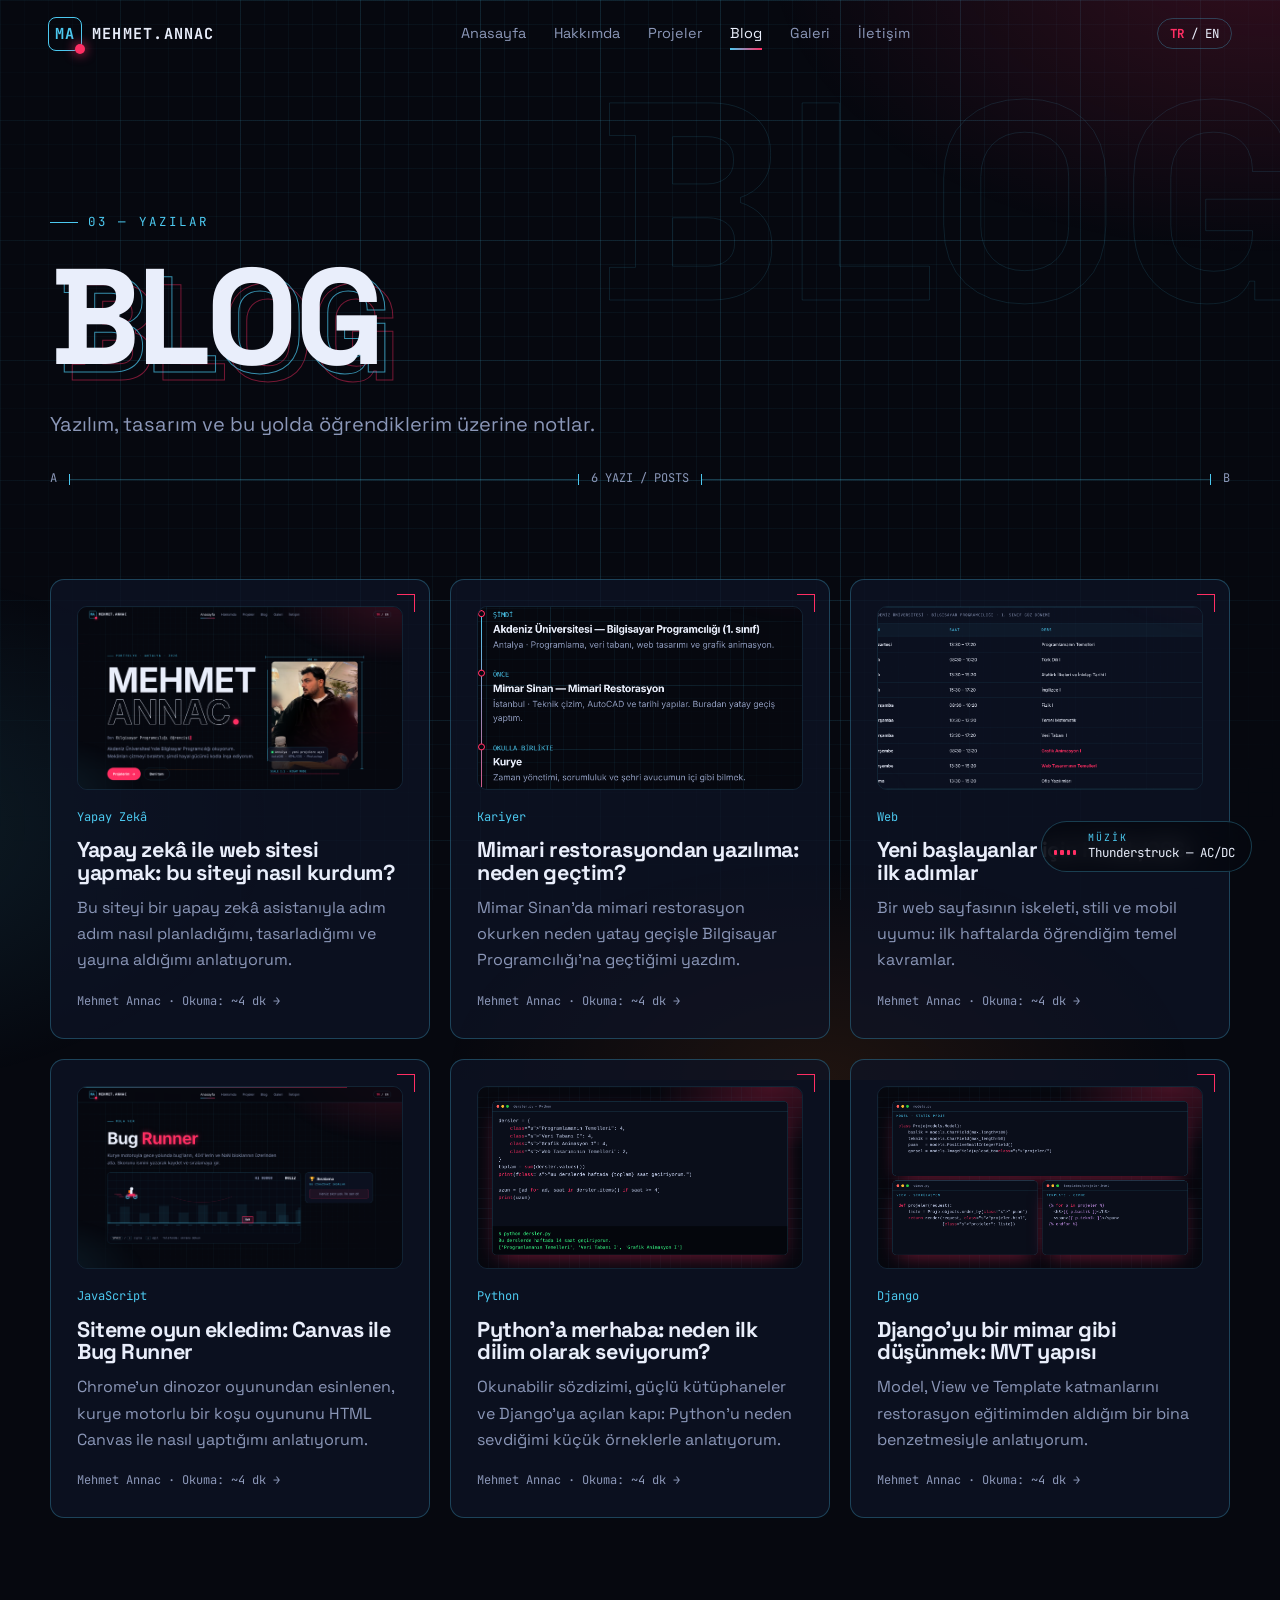
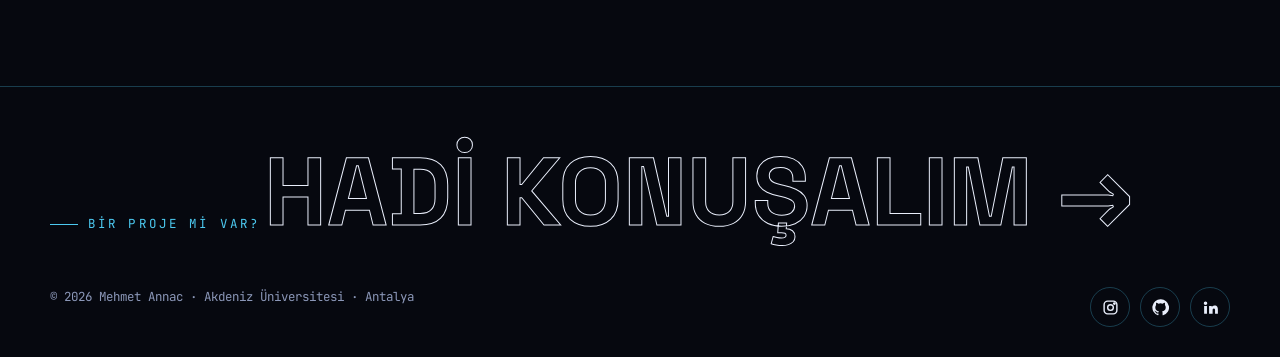
<file: blog.html>
<!DOCTYPE html>
<html lang="tr" data-lang="tr">
<head>
<meta charset="UTF-8">
<meta name="viewport" content="width=device-width, initial-scale=1">
<title>Blog | Mehmet Annac — Yazılım, Tasarım ve Yapay Zekâ Yazıları</title>
<meta name="description" content="Mehmet Annac'ın blogu: yapay zekâ ile web sitesi yapmak, mimari restorasyondan yazılıma geçiş ve yeni başlayanlar için HTML/CSS, Canvas ile oyun, Python ve Django.">
<meta name="author" content="Mehmet Annac">
<meta name="theme-color" content="#06080f">
<link rel="canonical" href="https://mehmettannac.github.io/blog.html">
<meta property="og:type" content="website">
<meta property="og:title" content="Blog | Mehmet Annac — Yazılım, Tasarım ve Yapay Zekâ Yazıları">
<meta property="og:description" content="Mehmet Annac'ın blogu: yapay zekâ ile web sitesi yapmak, mimari restorasyondan yazılıma geçiş ve yeni başlayanlar için HTML/CSS, Canvas ile oyun, Python ve Django.">
<meta property="og:url" content="https://mehmettannac.github.io/blog.html">
<meta property="og:image" content="https://mehmettannac.github.io/assets/img/mehmet-hero.jpg">
<meta property="og:locale" content="tr_TR">
<meta property="og:locale:alternate" content="en_US">
<meta name="twitter:card" content="summary_large_image">
<link rel="icon" href="assets/img/favicon.svg" type="image/svg+xml">
<link rel="preconnect" href="https://fonts.googleapis.com">
<link rel="preconnect" href="https://fonts.gstatic.com" crossorigin>
<link href="https://fonts.googleapis.com/css2?family=JetBrains+Mono:wght@400;500;700&family=Space+Grotesk:wght@400;500;600;700&display=swap" rel="stylesheet">
<link rel="stylesheet" href="assets/css/style.css">

</head>
<body data-title-tr="Blog | Mehmet Annac — Yazılım, Tasarım ve Yapay Zekâ Yazıları" data-title-en="Blog | Mehmet Annac — Writing on Software, Design and AI" data-desc-tr="Mehmet Annac'ın blogu: yapay zekâ ile web sitesi yapmak, mimari restorasyondan yazılıma geçiş ve yeni başlayanlar için HTML/CSS, Canvas ile oyun, Python ve Django." data-desc-en="Mehmet Annac's blog: building a website with AI, switching from architectural restoration to software, HTML/CSS for beginners, a Canvas game, Python and Django.">
<div class="loader" aria-hidden="true"><div>
<svg viewBox="0 0 240 90"><rect x="2" y="2" width="236" height="86" rx="6"/><path d="M20 70 L20 20 L50 50 L80 20 L80 70 M110 70 L135 20 L160 70 M118 54 L152 54 M190 20 L190 70 M190 20 L220 20"/><line x1="20" y1="80" x2="220" y2="80"/></svg>
<div class="loader-text">BLUEPRINT × NIGHT RIDE</div></div></div>
<div class="progress"></div>
<header class="nav">
  <a class="logo" href="index.html" aria-label="Mehmet Annac — Anasayfa"><span class="logo-mark">MA</span><span>MEHMET.ANNAC</span></a>
  <nav aria-label="Ana menü"><ul class="nav-links"><li><a href="index.html"><span lang="tr">Anasayfa</span><span lang="en">Home</span></a></li><li><a href="hakkimda.html"><span lang="tr">Hakkımda</span><span lang="en">About</span></a></li><li><a href="projeler.html"><span lang="tr">Projeler</span><span lang="en">Projects</span></a></li><li><a href="blog.html" aria-current="page"><span lang="tr">Blog</span><span lang="en">Blog</span></a></li><li><a href="galeri.html"><span lang="tr">Galeri</span><span lang="en">Gallery</span></a></li><li><a href="iletisim.html"><span lang="tr">İletişim</span><span lang="en">Contact</span></a></li></ul></nav>
  <div class="nav-right">
    <button class="lang-toggle" type="button" aria-label="Dil değiştir / Change language"><span lang="tr"><b>TR</b> / EN</span><span lang="en">TR / <b>EN</b></span></button>
    <button class="menu-btn" type="button" aria-label="Menü" aria-expanded="false"><span></span><span></span></button>
  </div>
</header>
<main>
<section class="page-hero"><div class="ghost" aria-hidden="true" data-speed="0.25">BLOG</div>
<div class="wrap">
  <p class="eyebrow reveal"><span lang="tr">03 — Yazılar</span><span lang="en">03 — Writing</span></p>
  <h1 class="reveal"><span lang="tr"><span class="layered" data-text="Blog">Blog</span></span><span lang="en"><span class="layered" data-text="Blog">Blog</span></span></h1>
  <p class="lead reveal"><span lang="tr">Yazılım, tasarım ve bu yolda öğrendiklerim üzerine notlar.</span><span lang="en">Notes on software, design and what I'm learning along the way.</span></p>
  <div class="dim-line reveal"><span>A</span><i></i><span>6 YAZI / POSTS</span><i></i><span>B</span></div>
</div></section>
<section style="padding-top:20px"><div class="wrap"><div class="grid grid-3 stagger"><a class="card post-card" href="blog-yapay-zeka-ile-site.html">
  <div class="post-cover"><img src="assets/img/blog/ai-site.png" alt="Yapay zekâ ile web sitesi yapmak: bu siteyi nasıl kurdum?" loading="lazy"></div>
  <span class="num"><span lang="tr">Yapay Zekâ</span><span lang="en">AI</span></span>
  <h3><span lang="tr">Yapay zekâ ile web sitesi yapmak: bu siteyi nasıl kurdum?</span><span lang="en">Building a website with AI: how I made this site</span></h3>
  <p lang="tr">Bu siteyi bir yapay zekâ asistanıyla adım adım nasıl planladığımı, tasarladığımı ve yayına aldığımı anlatıyorum.</p><p lang="en">How I planned, designed and published this site step by step with an AI assistant.</p>
  <span class="meta">Mehmet Annac · <span lang="tr">Okuma: ~4 dk →</span><span lang="en">Read: ~4 min →</span></span>
  <span class="corner"></span>
</a><a class="card post-card" href="blog-restorasyondan-yazilima.html">
  <div class="post-cover"><img src="assets/img/blog/restorasyon.png" alt="Mimari restorasyondan yazılıma: neden geçtim?" loading="lazy"></div>
  <span class="num"><span lang="tr">Kariyer</span><span lang="en">Career</span></span>
  <h3><span lang="tr">Mimari restorasyondan yazılıma: neden geçtim?</span><span lang="en">From architectural restoration to software: why I switched</span></h3>
  <p lang="tr">Mimar Sinan'da mimari restorasyon okurken neden yatay geçişle Bilgisayar Programcılığı'na geçtiğimi yazdım.</p><p lang="en">Why I transferred from architectural restoration at Mimar Sinan to Computer Programming.</p>
  <span class="meta">Mehmet Annac · <span lang="tr">Okuma: ~4 dk →</span><span lang="en">Read: ~4 min →</span></span>
  <span class="corner"></span>
</a><a class="card post-card" href="blog-html-css-ilk-adimlar.html">
  <div class="post-cover"><img src="assets/img/blog/html-css.png" alt="Yeni başlayanlar için HTML/CSS: ilk adımlar" loading="lazy"></div>
  <span class="num"><span lang="tr">Web</span><span lang="en">Web</span></span>
  <h3><span lang="tr">Yeni başlayanlar için HTML/CSS: ilk adımlar</span><span lang="en">HTML/CSS for beginners: first steps</span></h3>
  <p lang="tr">Bir web sayfasının iskeleti, stili ve mobil uyumu: ilk haftalarda öğrendiğim temel kavramlar.</p><p lang="en">Structure, style and responsiveness of a web page: the basics I learned in my first weeks.</p>
  <span class="meta">Mehmet Annac · <span lang="tr">Okuma: ~4 dk →</span><span lang="en">Read: ~4 min →</span></span>
  <span class="corner"></span>
</a><a class="card post-card" href="blog-canvas-oyun.html">
  <div class="post-cover"><img src="assets/img/blog/game.png" alt="Siteme oyun ekledim: Canvas ile Bug Runner" loading="lazy"></div>
  <span class="num"><span lang="tr">JavaScript</span><span lang="en">JavaScript</span></span>
  <h3><span lang="tr">Siteme oyun ekledim: Canvas ile Bug Runner</span><span lang="en">I added a game to my site: Bug Runner with Canvas</span></h3>
  <p lang="tr">Chrome'un dinozor oyunundan esinlenen, kurye motorlu bir koşu oyununu HTML Canvas ile nasıl yaptığımı anlatıyorum.</p><p lang="en">How I built a courier-bike runner game inspired by Chrome's dinosaur game, using HTML Canvas.</p>
  <span class="meta">Mehmet Annac · <span lang="tr">Okuma: ~4 dk →</span><span lang="en">Read: ~4 min →</span></span>
  <span class="corner"></span>
</a><a class="card post-card" href="blog-python-merhaba.html">
  <div class="post-cover"><img src="assets/img/blog/python.png" alt="Python'a merhaba: neden ilk dilim olarak seviyorum?" loading="lazy"></div>
  <span class="num"><span lang="tr">Python</span><span lang="en">Python</span></span>
  <h3><span lang="tr">Python'a merhaba: neden ilk dilim olarak seviyorum?</span><span lang="en">Hello Python: why I love it as my first language</span></h3>
  <p lang="tr">Okunabilir sözdizimi, güçlü kütüphaneler ve Django'ya açılan kapı: Python'u neden sevdiğimi küçük örneklerle anlatıyorum.</p><p lang="en">Readable syntax, powerful libraries and a door to Django: why I love Python, with small examples.</p>
  <span class="meta">Mehmet Annac · <span lang="tr">Okuma: ~4 dk →</span><span lang="en">Read: ~4 min →</span></span>
  <span class="corner"></span>
</a><a class="card post-card" href="blog-django-mimari.html">
  <div class="post-cover"><img src="assets/img/blog/django.png" alt="Django'yu bir mimar gibi düşünmek: MVT yapısı" loading="lazy"></div>
  <span class="num"><span lang="tr">Django</span><span lang="en">Django</span></span>
  <h3><span lang="tr">Django'yu bir mimar gibi düşünmek: MVT yapısı</span><span lang="en">Thinking about Django like an architect: the MVT pattern</span></h3>
  <p lang="tr">Model, View ve Template katmanlarını restorasyon eğitimimden aldığım bir bina benzetmesiyle anlatıyorum.</p><p lang="en">Explaining Model, View and Template with a building analogy from my restoration training.</p>
  <span class="meta">Mehmet Annac · <span lang="tr">Okuma: ~4 dk →</span><span lang="en">Read: ~4 min →</span></span>
  <span class="corner"></span>
</a></div></div></section>
</main>
<footer>
  <div class="wrap">
    <p class="eyebrow"><span lang="tr">Bir proje mi var?</span><span lang="en">Got a project?</span></p>
    <a class="foot-big" href="iletisim.html"><span lang="tr">Hadi <span>konuşalım</span> →</span><span lang="en">Let's <span>talk</span> →</span></a>
    <div class="foot-row">
      <span>© <span data-year>2026</span> Mehmet Annac · Akdeniz Üniversitesi · Antalya</span>
      <div class="socials"><a href="https://www.instagram.com/mehmettannac/" target="_blank" rel="noopener" aria-label="Instagram"><svg viewBox="0 0 24 24" fill="none" stroke="currentColor" stroke-width="2"><rect x="3" y="3" width="18" height="18" rx="5"/><circle cx="12" cy="12" r="4"/><circle cx="17.5" cy="6.5" r="1" fill="currentColor"/></svg></a><a href="https://github.com/mehmettannac" target="_blank" rel="noopener" aria-label="GitHub"><svg viewBox="0 0 24 24" fill="currentColor"><path d="M12 .5a11.5 11.5 0 0 0-3.64 22.41c.58.1.79-.25.79-.56v-2c-3.2.7-3.88-1.37-3.88-1.37-.53-1.33-1.28-1.69-1.28-1.69-1.05-.71.08-.7.08-.7 1.16.08 1.77 1.19 1.77 1.19 1.03 1.77 2.71 1.26 3.37.96.1-.75.4-1.26.73-1.55-2.56-.29-5.25-1.28-5.25-5.68 0-1.26.45-2.28 1.19-3.09-.12-.29-.52-1.46.11-3.05 0 0 .97-.31 3.17 1.18a11 11 0 0 1 5.77 0c2.2-1.49 3.17-1.18 3.17-1.18.63 1.59.23 2.76.11 3.05.74.81 1.19 1.83 1.19 3.09 0 4.41-2.7 5.39-5.27 5.67.41.36.78 1.06.78 2.14v3.17c0 .31.21.67.8.56A11.5 11.5 0 0 0 12 .5Z"/></svg></a><a href="https://www.linkedin.com/in/mehmet-anna%C3%A7-2894b5441" target="_blank" rel="noopener" aria-label="LinkedIn"><svg viewBox="0 0 24 24" fill="currentColor"><path d="M4.98 3.5a2.5 2.5 0 1 1 0 5 2.5 2.5 0 0 1 0-5ZM3 9.75h4v11H3v-11Zm7 0h3.8v1.5h.05c.53-1 1.84-2.05 3.78-2.05 4.05 0 4.8 2.66 4.8 6.12v5.43h-4v-4.82c0-1.15-.02-2.63-1.6-2.63-1.6 0-1.85 1.25-1.85 2.55v4.9H10v-11Z"/></svg></a></div>
    </div>
  </div>
</footer>
<div class="music" data-yt="v2AC41dglnM">
  <button class="music-btn" type="button" aria-pressed="false" aria-label="Müziği aç / kapat">
    <span class="eq" aria-hidden="true"><i></i><i></i><i></i><i></i></span>
    <span class="music-txt"><small><span lang="tr">MÜZİK</span><span lang="en">MUSIC</span></small>Thunderstruck — AC/DC</span>
  </button>
  <div class="music-player"></div>
</div>
<script src="assets/js/main.js" defer></script>

</body>
</html>
</file>
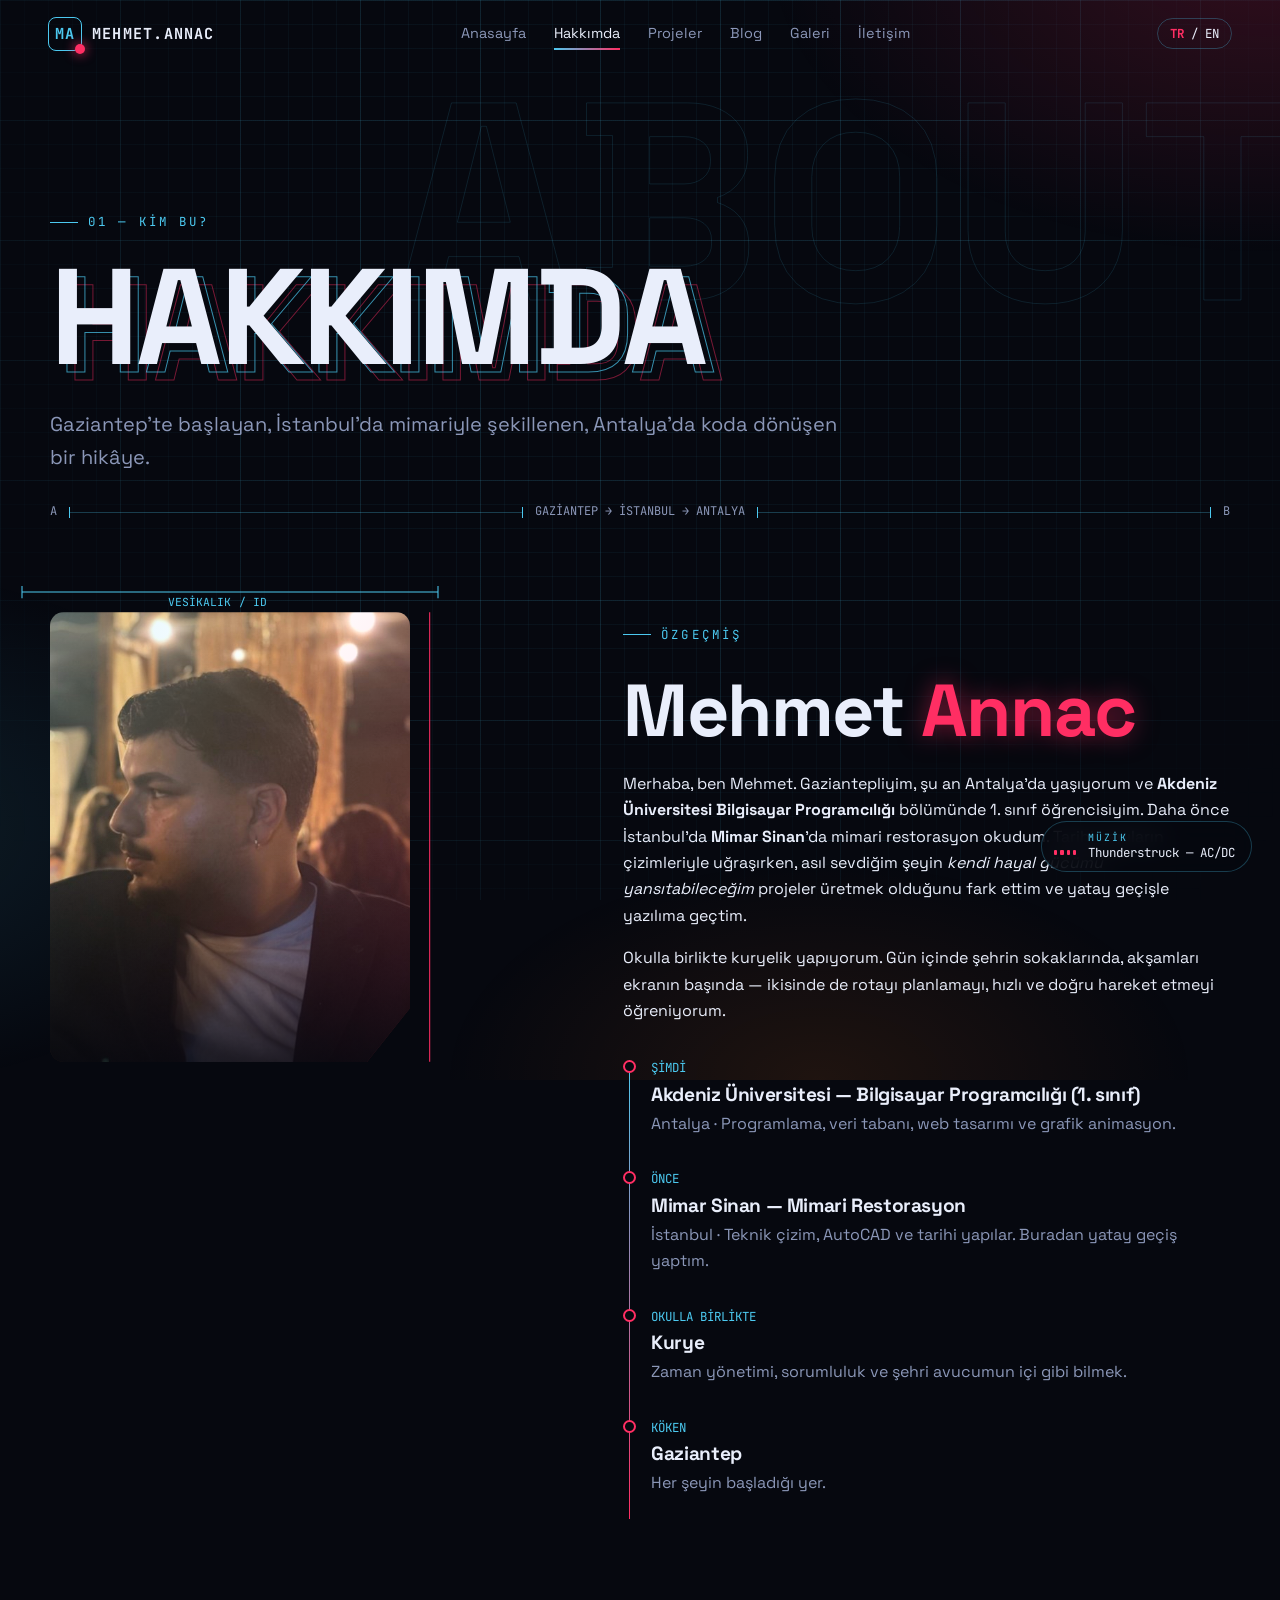
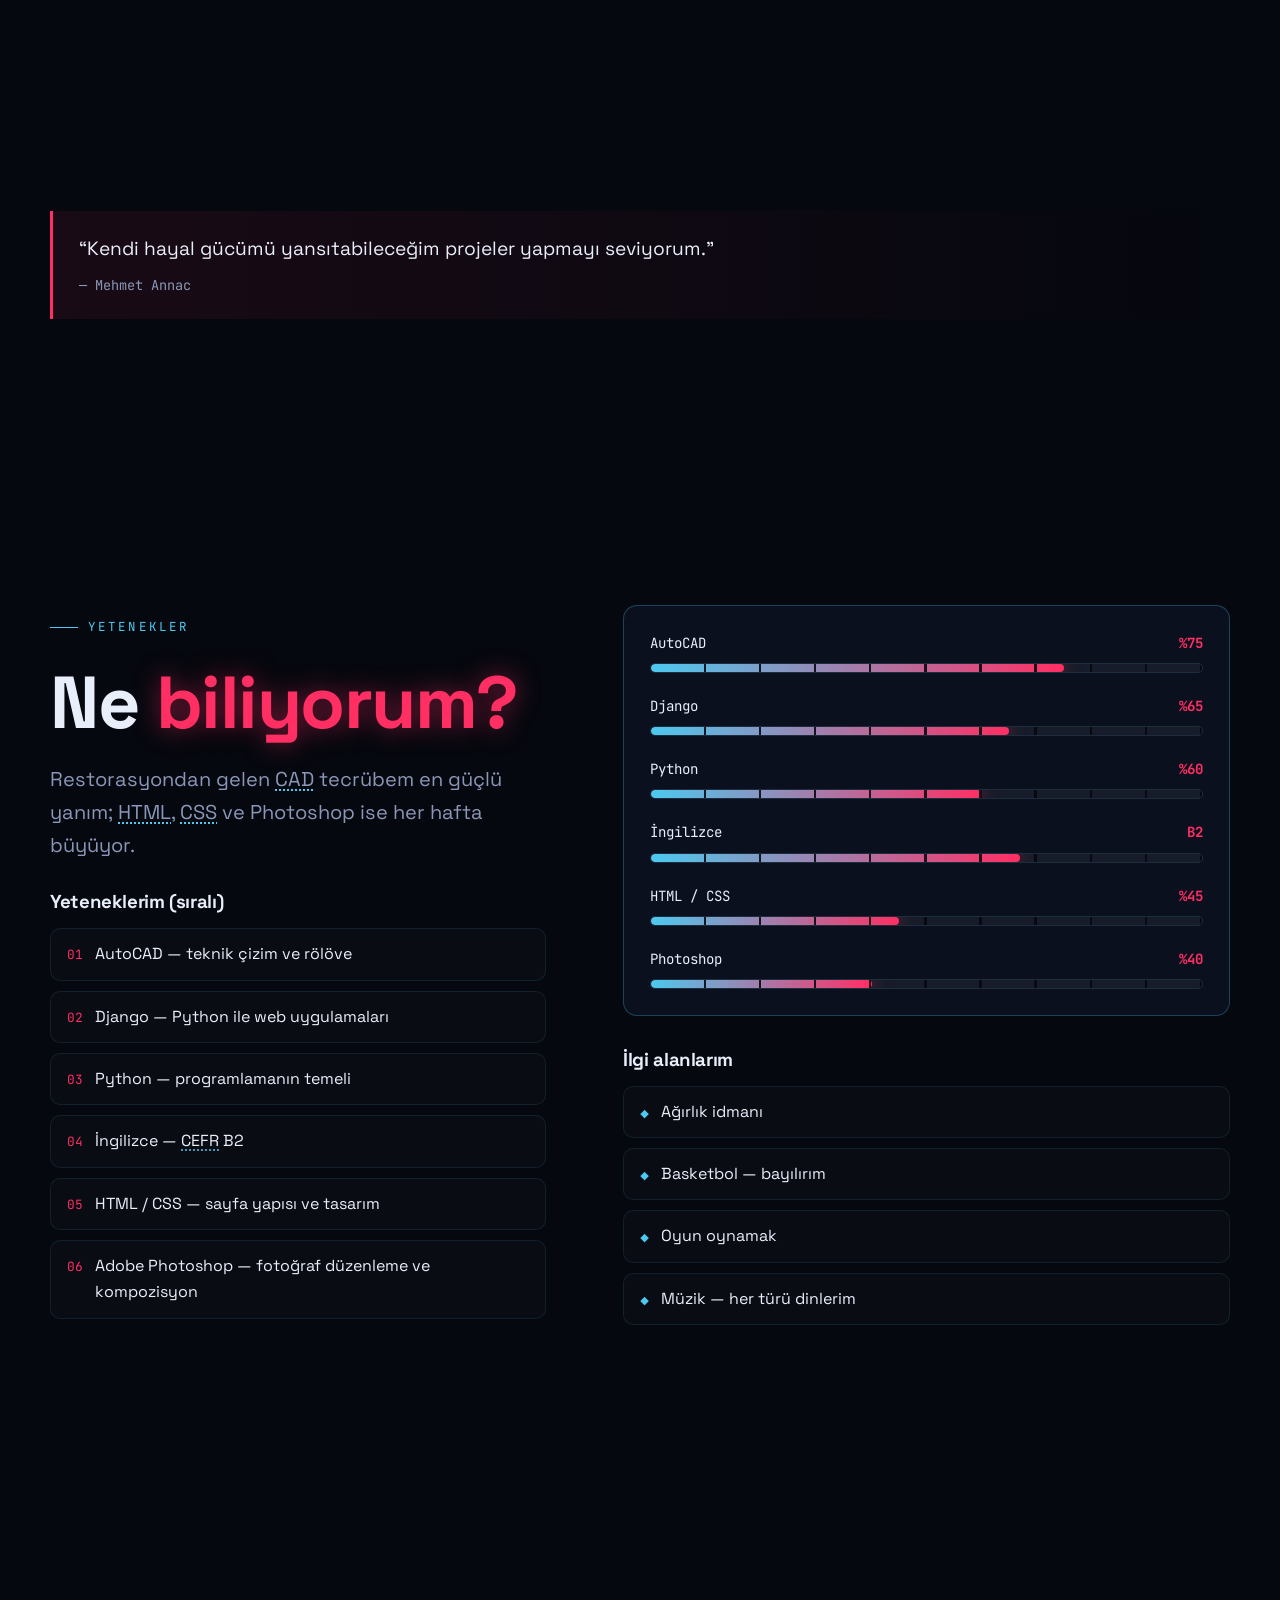
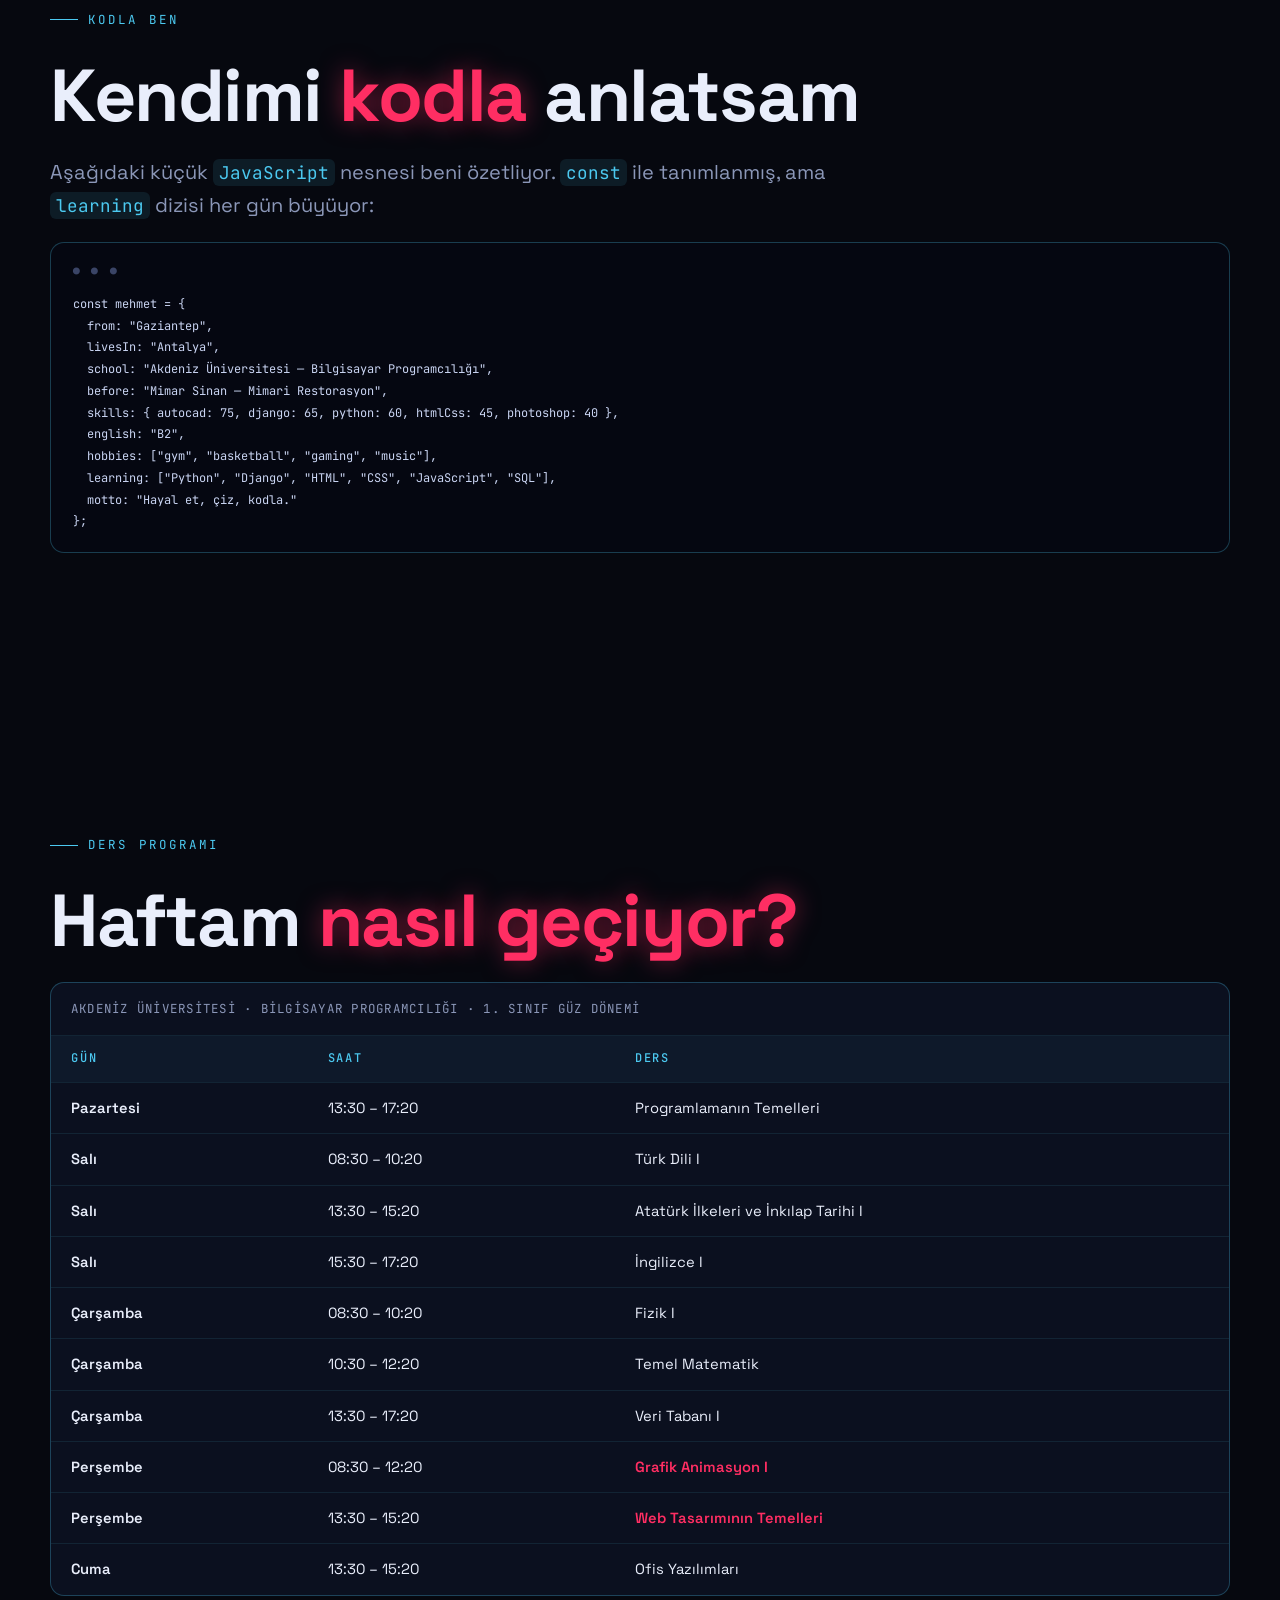
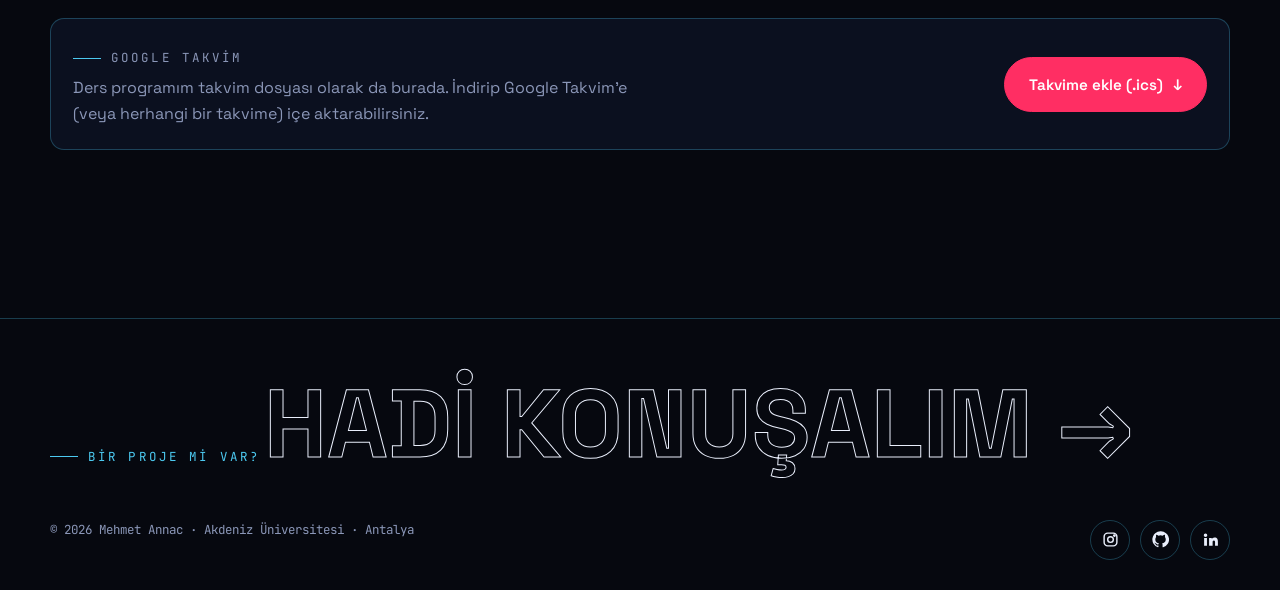
<file: hakkimda.html>
<!DOCTYPE html>
<html lang="tr" data-lang="tr">
<head>
<meta charset="UTF-8">
<meta name="viewport" content="width=device-width, initial-scale=1">
<title>Hakkımda | Mehmet Annac — Özgeçmiş, Yetenekler, Ders Programı</title>
<meta name="description" content="Mehmet Annac kimdir? Gaziantep'ten Antalya'ya, mimari restorasyondan Bilgisayar Programcılığı'na uzanan özgeçmiş, yetenekler, ilgi alanları ve ders programı.">
<meta name="author" content="Mehmet Annac">
<meta name="theme-color" content="#06080f">
<link rel="canonical" href="https://mehmettannac.github.io/hakkimda.html">
<meta property="og:type" content="website">
<meta property="og:title" content="Hakkımda | Mehmet Annac — Özgeçmiş, Yetenekler, Ders Programı">
<meta property="og:description" content="Mehmet Annac kimdir? Gaziantep'ten Antalya'ya, mimari restorasyondan Bilgisayar Programcılığı'na uzanan özgeçmiş, yetenekler, ilgi alanları ve ders programı.">
<meta property="og:url" content="https://mehmettannac.github.io/hakkimda.html">
<meta property="og:image" content="https://mehmettannac.github.io/assets/img/mehmet-hero.jpg">
<meta property="og:locale" content="tr_TR">
<meta property="og:locale:alternate" content="en_US">
<meta name="twitter:card" content="summary_large_image">
<link rel="icon" href="assets/img/favicon.svg" type="image/svg+xml">
<link rel="preconnect" href="https://fonts.googleapis.com">
<link rel="preconnect" href="https://fonts.gstatic.com" crossorigin>
<link href="https://fonts.googleapis.com/css2?family=JetBrains+Mono:wght@400;500;700&family=Space+Grotesk:wght@400;500;600;700&display=swap" rel="stylesheet">
<link rel="stylesheet" href="assets/css/style.css">

</head>
<body data-title-tr="Hakkımda | Mehmet Annac — Özgeçmiş, Yetenekler, Ders Programı" data-title-en="About | Mehmet Annac — Résumé, Skills, Timetable" data-desc-tr="Mehmet Annac kimdir? Gaziantep'ten Antalya'ya, mimari restorasyondan Bilgisayar Programcılığı'na uzanan özgeçmiş, yetenekler, ilgi alanları ve ders programı." data-desc-en="Who is Mehmet Annac? Résumé from Gaziantep to Antalya and from architectural restoration to Computer Programming, plus skills, interests and timetable.">
<div class="loader" aria-hidden="true"><div>
<svg viewBox="0 0 240 90"><rect x="2" y="2" width="236" height="86" rx="6"/><path d="M20 70 L20 20 L50 50 L80 20 L80 70 M110 70 L135 20 L160 70 M118 54 L152 54 M190 20 L190 70 M190 20 L220 20"/><line x1="20" y1="80" x2="220" y2="80"/></svg>
<div class="loader-text">BLUEPRINT × NIGHT RIDE</div></div></div>
<div class="progress"></div>
<header class="nav">
  <a class="logo" href="index.html" aria-label="Mehmet Annac — Anasayfa"><span class="logo-mark">MA</span><span>MEHMET.ANNAC</span></a>
  <nav aria-label="Ana menü"><ul class="nav-links"><li><a href="index.html"><span lang="tr">Anasayfa</span><span lang="en">Home</span></a></li><li><a href="hakkimda.html" aria-current="page"><span lang="tr">Hakkımda</span><span lang="en">About</span></a></li><li><a href="projeler.html"><span lang="tr">Projeler</span><span lang="en">Projects</span></a></li><li><a href="blog.html"><span lang="tr">Blog</span><span lang="en">Blog</span></a></li><li><a href="galeri.html"><span lang="tr">Galeri</span><span lang="en">Gallery</span></a></li><li><a href="iletisim.html"><span lang="tr">İletişim</span><span lang="en">Contact</span></a></li></ul></nav>
  <div class="nav-right">
    <button class="lang-toggle" type="button" aria-label="Dil değiştir / Change language"><span lang="tr"><b>TR</b> / EN</span><span lang="en">TR / <b>EN</b></span></button>
    <button class="menu-btn" type="button" aria-label="Menü" aria-expanded="false"><span></span><span></span></button>
  </div>
</header>
<main>
<section class="page-hero"><div class="ghost" aria-hidden="true" data-speed="0.25">ABOUT</div>
<div class="wrap">
  <p class="eyebrow reveal"><span lang="tr">01 — Kim bu?</span><span lang="en">01 — Who's this?</span></p>
  <h1 class="reveal"><span lang="tr"><span class="layered" data-text="Hakkımda">Hakkımda</span></span><span lang="en"><span class="layered" data-text="About">About</span></span></h1>
  <p class="lead reveal"><span lang="tr">Gaziantep'te başlayan, İstanbul'da mimariyle şekillenen, Antalya'da koda dönüşen bir hikâye.</span><span lang="en">A story that began in Gaziantep, took shape through architecture in Istanbul and turned into code in Antalya.</span></p>
  <div class="dim-line reveal"><span>A</span><i></i><span>GAZİANTEP → İSTANBUL → ANTALYA</span><i></i><span>B</span></div>
</div></section>
<section style="padding-top:20px">
<div class="wrap split">
  <div class="reveal from-left">
    <div class="blueprint-frame" style="max-width:360px">
      <svg class="dims" viewBox="0 0 400 500" preserveAspectRatio="none" aria-hidden="true"><path class="d" d="M0 8 H400 M0 2 V14 M400 2 V14"/><path class="d n" d="M392 28 V472"/><text x="140" y="22">VESİKALIK / ID</text></svg>
      <div class="photo"><img src="assets/img/mehmet-vesikalik.jpg" alt="Mehmet Annac vesikalık fotoğraf"></div>
    </div>
  </div>
  <div class="reveal from-right">
    <p class="eyebrow"><span lang="tr">Özgeçmiş</span><span lang="en">Résumé</span></p>
    <h2 class="title">Mehmet <em>Annac</em></h2>
    <p lang="tr">Merhaba, ben Mehmet. Gaziantepliyim, şu an Antalya'da yaşıyorum ve <strong>Akdeniz Üniversitesi Bilgisayar Programcılığı</strong> bölümünde 1. sınıf öğrencisiyim. Daha önce İstanbul'da <strong>Mimar Sinan</strong>'da mimari restorasyon okudum. Tarihi yapıların çizimleriyle uğraşırken, asıl sevdiğim şeyin <em>kendi hayal gücümü yansıtabileceğim</em> projeler üretmek olduğunu fark ettim ve yatay geçişle yazılıma geçtim.</p><p lang="en">Hi, I'm Mehmet. I'm from Gaziantep, live in Antalya and I'm a first-year student in <strong>Computer Programming at Akdeniz University</strong>. Before that I studied architectural restoration at <strong>Mimar Sinan</strong> in Istanbul. While working on drawings of historic buildings I realised what I really love is building projects that <em>reflect my own imagination</em>, so I transferred to software.</p>
    <p lang="tr">Okulla birlikte kuryelik yapıyorum. Gün içinde şehrin sokaklarında, akşamları ekranın başında — ikisinde de rotayı planlamayı, hızlı ve doğru hareket etmeyi öğreniyorum.</p><p lang="en">I work as a courier alongside school. On the city streets by day and at the screen by night — both teach me to plan the route and move fast and accurately.</p>
    <div class="timeline">
      <div class="tl-item"><span class="when"><span lang="tr">ŞİMDİ</span><span lang="en">NOW</span></span><h3><span lang="tr">Akdeniz Üniversitesi — Bilgisayar Programcılığı (1. sınıf)</span><span lang="en">Akdeniz University — Computer Programming (1st year)</span></h3><p lang="tr">Antalya · Programlama, veri tabanı, web tasarımı ve grafik animasyon.</p><p lang="en">Antalya · Programming, databases, web design and graphic animation.</p></div>
      <div class="tl-item"><span class="when"><span lang="tr">ÖNCE</span><span lang="en">BEFORE</span></span><h3><span lang="tr">Mimar Sinan — Mimari Restorasyon</span><span lang="en">Mimar Sinan — Architectural Restoration</span></h3><p lang="tr">İstanbul · Teknik çizim, AutoCAD ve tarihi yapılar. Buradan yatay geçiş yaptım.</p><p lang="en">Istanbul · Technical drawing, AutoCAD and historic buildings. I transferred from here.</p></div>
      <div class="tl-item"><span class="when"><span lang="tr">OKULLA BİRLİKTE</span><span lang="en">ALONGSIDE SCHOOL</span></span><h3><span lang="tr">Kurye</span><span lang="en">Courier</span></h3><p lang="tr">Zaman yönetimi, sorumluluk ve şehri avucumun içi gibi bilmek.</p><p lang="en">Time management, responsibility and knowing the city like the back of my hand.</p></div>
      <div class="tl-item"><span class="when"><span lang="tr">KÖKEN</span><span lang="en">ROOTS</span></span><h3>Gaziantep</h3><p lang="tr">Her şeyin başladığı yer.</p><p lang="en">Where it all began.</p></div>
    </div>
  </div>
</div>
</section>

<section>
<div class="wrap">
  <blockquote class="reveal"><span lang="tr">“Kendi hayal gücümü yansıtabileceğim projeler yapmayı seviyorum.”</span><span lang="en">“I love building projects that reflect my own imagination.”</span><cite>— Mehmet Annac</cite></blockquote>
</div>
</section>

<section>
<div class="wrap split">
  <div class="reveal from-left">
    <p class="eyebrow"><span lang="tr">Yetenekler</span><span lang="en">Skills</span></p>
    <h2 class="title"><span lang="tr">Ne <em>biliyorum?</em></span><span lang="en">What do I <em>know?</em></span></h2>
    <p lang="tr" class="lead">Restorasyondan gelen <abbr title="Computer-Aided Design — Bilgisayar Destekli Tasarım">CAD</abbr> tecrübem en güçlü yanım; <abbr title="HyperText Markup Language">HTML</abbr>, <abbr title="Cascading Style Sheets">CSS</abbr> ve Photoshop ise her hafta büyüyor.</p><p lang="en" class="lead">My <abbr title="Computer-Aided Design">CAD</abbr> experience from restoration is my strongest side; <abbr title="HyperText Markup Language">HTML</abbr>, <abbr title="Cascading Style Sheets">CSS</abbr> and Photoshop grow every week.</p>
    <h3 style="margin:30px 0 14px"><span lang="tr">Yeteneklerim (sıralı)</span><span lang="en">My skills (ranked)</span></h3>
    <ol class="list">
      <li><span lang="tr">AutoCAD — teknik çizim ve rölöve</span><span lang="en">AutoCAD — technical drawing and surveys</span></li>
      <li><span lang="tr">Django — Python ile web uygulamaları</span><span lang="en">Django — web apps with Python</span></li>
      <li><span lang="tr">Python — programlamanın temeli</span><span lang="en">Python — my programming foundation</span></li>
      <li><span lang="tr">İngilizce — <abbr title="Common European Framework of Reference">CEFR</abbr> B2</span><span lang="en">English — <abbr title="Common European Framework of Reference">CEFR</abbr> B2</span></li>
      <li><span lang="tr">HTML / CSS — sayfa yapısı ve tasarım</span><span lang="en">HTML / CSS — page structure and styling</span></li>
      <li><span lang="tr">Adobe Photoshop — fotoğraf düzenleme ve kompozisyon</span><span lang="en">Adobe Photoshop — photo editing and composition</span></li>
    </ol>
  </div>
  <div class="reveal from-right">
    <div class="skills card"><div><div class="skill-head"><span>AutoCAD</span><b>%75</b></div><div class="bar"><span style="--w:75%"></span></div></div><div><div class="skill-head"><span>Django</span><b>%65</b></div><div class="bar"><span style="--w:65%"></span></div></div><div><div class="skill-head"><span>Python</span><b>%60</b></div><div class="bar"><span style="--w:60%"></span></div></div><div><div class="skill-head"><span><span lang="tr">İngilizce</span><span lang="en">English</span></span><b>B2</b></div><div class="bar"><span style="--w:67%"></span></div></div><div><div class="skill-head"><span>HTML / CSS</span><b>%45</b></div><div class="bar"><span style="--w:45%"></span></div></div><div><div class="skill-head"><span>Photoshop</span><b>%40</b></div><div class="bar"><span style="--w:40%"></span></div></div></div>
    <h3 style="margin:34px 0 14px"><span lang="tr">İlgi alanlarım</span><span lang="en">My interests</span></h3>
    <ul class="list">
      <li><span lang="tr">Ağırlık idmanı</span><span lang="en">Weight training</span></li>
      <li><span lang="tr">Basketbol — bayılırım</span><span lang="en">Basketball — I love it</span></li>
      <li><span lang="tr">Oyun oynamak</span><span lang="en">Gaming</span></li>
      <li><span lang="tr">Müzik — her türü dinlerim</span><span lang="en">Music — I listen to everything</span></li>
    </ul>
  </div>
</div>
</section>

<section>
<div class="wrap">
  <p class="eyebrow reveal"><span lang="tr">Kodla ben</span><span lang="en">Me, in code</span></p>
  <h2 class="title reveal"><span lang="tr">Kendimi <em>kodla</em> anlatsam</span><span lang="en">If I described myself <em>in code</em></span></h2>
  <p lang="tr" class="lead reveal">Aşağıdaki küçük <code>JavaScript</code> nesnesi beni özetliyor. <code>const</code> ile tanımlanmış, ama <code>learning</code> dizisi her gün büyüyor:</p><p lang="en" class="lead reveal">This little <code>JavaScript</code> object sums me up. It's declared with <code>const</code>, but the <code>learning</code> array grows every day:</p>
<pre class="reveal"><code>const mehmet = {
  from: "Gaziantep",
  livesIn: "Antalya",
  school: "Akdeniz Üniversitesi — Bilgisayar Programcılığı",
  before: "Mimar Sinan — Mimari Restorasyon",
  skills: { autocad: 75, django: 65, python: 60, htmlCss: 45, photoshop: 40 },
  english: "B2",
  hobbies: ["gym", "basketball", "gaming", "music"],
  learning: ["Python", "Django", "HTML", "CSS", "JavaScript", "SQL"],
  motto: "Hayal et, çiz, kodla."
};</code></pre>
</div>
</section>

<section>
<div class="wrap">
  <p class="eyebrow reveal"><span lang="tr">Ders programı</span><span lang="en">Timetable</span></p>
  <h2 class="title reveal"><span lang="tr">Haftam <em>nasıl geçiyor?</em></span><span lang="en">What my <em>week</em> looks like</span></h2>
  <div class="table-wrap reveal"><table>
    <caption><span lang="tr">AKDENİZ ÜNİVERSİTESİ · BİLGİSAYAR PROGRAMCILIĞI · 1. SINIF GÜZ DÖNEMİ</span><span lang="en">AKDENIZ UNIVERSITY · COMPUTER PROGRAMMING · YEAR 1 FALL TERM</span></caption>
    <thead><tr><th scope="col"><span lang="tr">Gün</span><span lang="en">Day</span></th><th scope="col"><span lang="tr">Saat</span><span lang="en">Time</span></th><th scope="col"><span lang="tr">Ders</span><span lang="en">Course</span></th></tr></thead>
    <tbody><tr><td class="day"><span lang="tr">Pazartesi</span><span lang="en">Monday</span></td><td>13:30 – 17:20</td><td><span lang="tr">Programlamanın Temelleri</span><span lang="en">Fundamentals of Programming</span></td></tr><tr><td class="day"><span lang="tr">Salı</span><span lang="en">Tuesday</span></td><td>08:30 – 10:20</td><td><span lang="tr">Türk Dili I</span><span lang="en">Turkish Language I</span></td></tr><tr><td class="day"><span lang="tr">Salı</span><span lang="en">Tuesday</span></td><td>13:30 – 15:20</td><td><span lang="tr">Atatürk İlkeleri ve İnkılap Tarihi I</span><span lang="en">Atatürk's Principles & History of Reforms I</span></td></tr><tr><td class="day"><span lang="tr">Salı</span><span lang="en">Tuesday</span></td><td>15:30 – 17:20</td><td><span lang="tr">İngilizce I</span><span lang="en">English I</span></td></tr><tr><td class="day"><span lang="tr">Çarşamba</span><span lang="en">Wednesday</span></td><td>08:30 – 10:20</td><td><span lang="tr">Fizik I</span><span lang="en">Physics I</span></td></tr><tr><td class="day"><span lang="tr">Çarşamba</span><span lang="en">Wednesday</span></td><td>10:30 – 12:20</td><td><span lang="tr">Temel Matematik</span><span lang="en">Basic Mathematics</span></td></tr><tr><td class="day"><span lang="tr">Çarşamba</span><span lang="en">Wednesday</span></td><td>13:30 – 17:20</td><td><span lang="tr">Veri Tabanı I</span><span lang="en">Databases I</span></td></tr><tr><td class="day"><span lang="tr">Perşembe</span><span lang="en">Thursday</span></td><td>08:30 – 12:20</td><td class="hl"><span lang="tr">Grafik Animasyon I</span><span lang="en">Graphic Animation I</span></td></tr><tr><td class="day"><span lang="tr">Perşembe</span><span lang="en">Thursday</span></td><td>13:30 – 15:20</td><td class="hl"><span lang="tr">Web Tasarımının Temelleri</span><span lang="en">Fundamentals of Web Design</span></td></tr><tr><td class="day"><span lang="tr">Cuma</span><span lang="en">Friday</span></td><td>13:30 – 15:20</td><td><span lang="tr">Ofis Yazılımları</span><span lang="en">Office Software</span></td></tr></tbody>
  </table></div>
  <div class="cal reveal">
  <div class="cal-head">
    <div><p class="eyebrow">Google <span lang="tr">Takvim</span><span lang="en">Calendar</span></p>
    <p lang="tr">Ders programım takvim dosyası olarak da burada. İndirip Google Takvim'e (veya herhangi bir takvime) içe aktarabilirsiniz.</p><p lang="en">My timetable is also available as a calendar file. Download it and import it into Google Calendar (or any calendar app).</p></div>
    <a class="btn" href="assets/ders-programi.ics" download><span lang="tr">Takvime ekle (.ics)</span><span lang="en">Add to calendar (.ics)</span> <span class="arrow">↓</span></a>
  </div>
  
</div>
</div>
</section>
</main>
<footer>
  <div class="wrap">
    <p class="eyebrow"><span lang="tr">Bir proje mi var?</span><span lang="en">Got a project?</span></p>
    <a class="foot-big" href="iletisim.html"><span lang="tr">Hadi <span>konuşalım</span> →</span><span lang="en">Let's <span>talk</span> →</span></a>
    <div class="foot-row">
      <span>© <span data-year>2026</span> Mehmet Annac · Akdeniz Üniversitesi · Antalya</span>
      <div class="socials"><a href="https://www.instagram.com/mehmettannac/" target="_blank" rel="noopener" aria-label="Instagram"><svg viewBox="0 0 24 24" fill="none" stroke="currentColor" stroke-width="2"><rect x="3" y="3" width="18" height="18" rx="5"/><circle cx="12" cy="12" r="4"/><circle cx="17.5" cy="6.5" r="1" fill="currentColor"/></svg></a><a href="https://github.com/mehmettannac" target="_blank" rel="noopener" aria-label="GitHub"><svg viewBox="0 0 24 24" fill="currentColor"><path d="M12 .5a11.5 11.5 0 0 0-3.64 22.41c.58.1.79-.25.79-.56v-2c-3.2.7-3.88-1.37-3.88-1.37-.53-1.33-1.28-1.69-1.28-1.69-1.05-.71.08-.7.08-.7 1.16.08 1.77 1.19 1.77 1.19 1.03 1.77 2.71 1.26 3.37.96.1-.75.4-1.26.73-1.55-2.56-.29-5.25-1.28-5.25-5.68 0-1.26.45-2.28 1.19-3.09-.12-.29-.52-1.46.11-3.05 0 0 .97-.31 3.17 1.18a11 11 0 0 1 5.77 0c2.2-1.49 3.17-1.18 3.17-1.18.63 1.59.23 2.76.11 3.05.74.81 1.19 1.83 1.19 3.09 0 4.41-2.7 5.39-5.27 5.67.41.36.78 1.06.78 2.14v3.17c0 .31.21.67.8.56A11.5 11.5 0 0 0 12 .5Z"/></svg></a><a href="https://www.linkedin.com/in/mehmet-anna%C3%A7-2894b5441" target="_blank" rel="noopener" aria-label="LinkedIn"><svg viewBox="0 0 24 24" fill="currentColor"><path d="M4.98 3.5a2.5 2.5 0 1 1 0 5 2.5 2.5 0 0 1 0-5ZM3 9.75h4v11H3v-11Zm7 0h3.8v1.5h.05c.53-1 1.84-2.05 3.78-2.05 4.05 0 4.8 2.66 4.8 6.12v5.43h-4v-4.82c0-1.15-.02-2.63-1.6-2.63-1.6 0-1.85 1.25-1.85 2.55v4.9H10v-11Z"/></svg></a></div>
    </div>
  </div>
</footer>
<div class="music" data-yt="v2AC41dglnM">
  <button class="music-btn" type="button" aria-pressed="false" aria-label="Müziği aç / kapat">
    <span class="eq" aria-hidden="true"><i></i><i></i><i></i><i></i></span>
    <span class="music-txt"><small><span lang="tr">MÜZİK</span><span lang="en">MUSIC</span></small>Thunderstruck — AC/DC</span>
  </button>
  <div class="music-player"></div>
</div>
<script src="assets/js/main.js" defer></script>

</body>
</html>
</file>
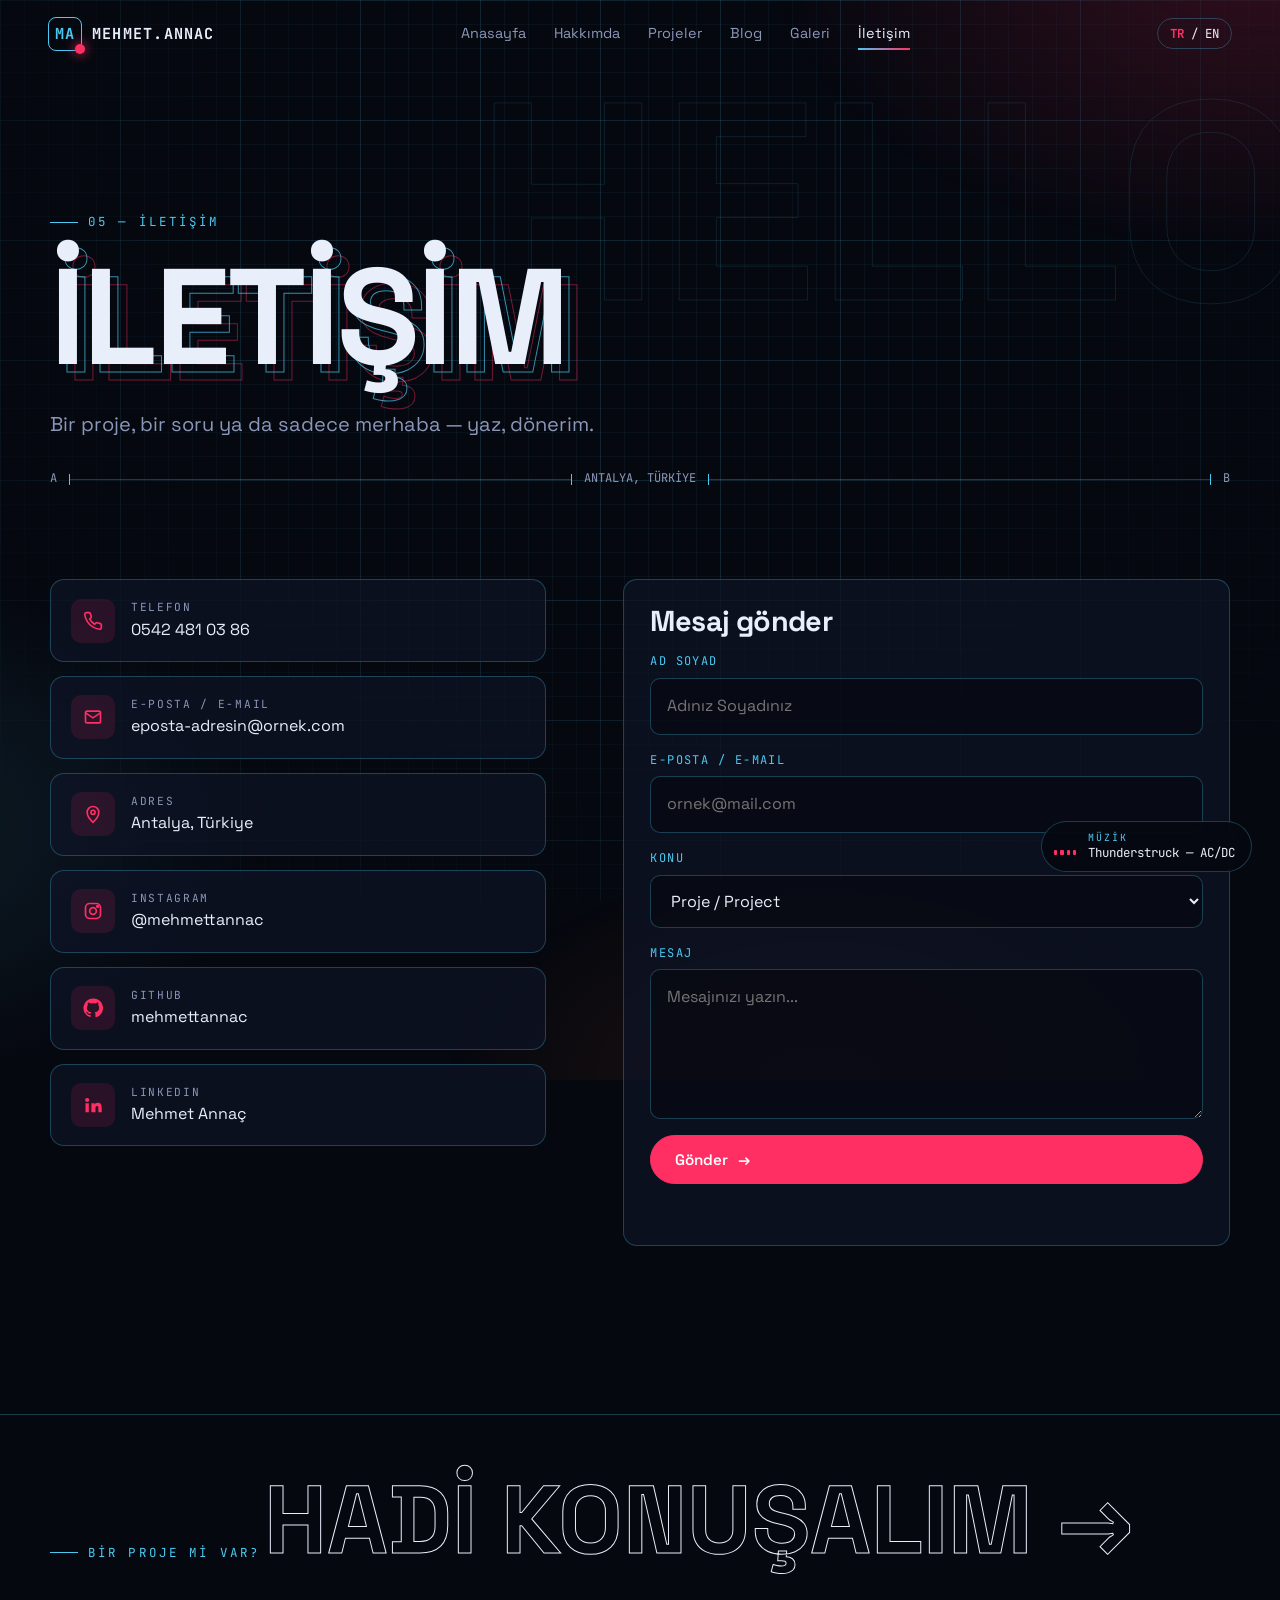
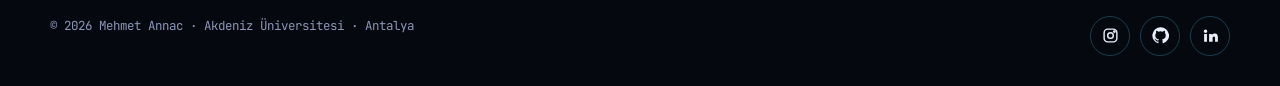
<file: iletisim.html>
<!DOCTYPE html>
<html lang="tr" data-lang="tr">
<head>
<meta charset="UTF-8">
<meta name="viewport" content="width=device-width, initial-scale=1">
<title>İletişim | Mehmet Annac — Telefon, E-posta, İletişim Formu</title>
<meta name="description" content="Mehmet Annac ile iletişime geçin: Antalya, telefon, e-posta, Instagram, GitHub, LinkedIn ve iletişim formu.">
<meta name="author" content="Mehmet Annac">
<meta name="theme-color" content="#06080f">
<link rel="canonical" href="https://mehmettannac.github.io/iletisim.html">
<meta property="og:type" content="website">
<meta property="og:title" content="İletişim | Mehmet Annac — Telefon, E-posta, İletişim Formu">
<meta property="og:description" content="Mehmet Annac ile iletişime geçin: Antalya, telefon, e-posta, Instagram, GitHub, LinkedIn ve iletişim formu.">
<meta property="og:url" content="https://mehmettannac.github.io/iletisim.html">
<meta property="og:image" content="https://mehmettannac.github.io/assets/img/mehmet-hero.jpg">
<meta property="og:locale" content="tr_TR">
<meta property="og:locale:alternate" content="en_US">
<meta name="twitter:card" content="summary_large_image">
<link rel="icon" href="assets/img/favicon.svg" type="image/svg+xml">
<link rel="preconnect" href="https://fonts.googleapis.com">
<link rel="preconnect" href="https://fonts.gstatic.com" crossorigin>
<link href="https://fonts.googleapis.com/css2?family=JetBrains+Mono:wght@400;500;700&family=Space+Grotesk:wght@400;500;600;700&display=swap" rel="stylesheet">
<link rel="stylesheet" href="assets/css/style.css">

</head>
<body data-title-tr="İletişim | Mehmet Annac — Telefon, E-posta, İletişim Formu" data-title-en="Contact | Mehmet Annac — Phone, E-mail, Contact Form" data-desc-tr="Mehmet Annac ile iletişime geçin: Antalya, telefon, e-posta, Instagram, GitHub, LinkedIn ve iletişim formu." data-desc-en="Get in touch with Mehmet Annac: Antalya, phone, e-mail, Instagram, GitHub, LinkedIn and a contact form.">
<div class="loader" aria-hidden="true"><div>
<svg viewBox="0 0 240 90"><rect x="2" y="2" width="236" height="86" rx="6"/><path d="M20 70 L20 20 L50 50 L80 20 L80 70 M110 70 L135 20 L160 70 M118 54 L152 54 M190 20 L190 70 M190 20 L220 20"/><line x1="20" y1="80" x2="220" y2="80"/></svg>
<div class="loader-text">BLUEPRINT × NIGHT RIDE</div></div></div>
<div class="progress"></div>
<header class="nav">
  <a class="logo" href="index.html" aria-label="Mehmet Annac — Anasayfa"><span class="logo-mark">MA</span><span>MEHMET.ANNAC</span></a>
  <nav aria-label="Ana menü"><ul class="nav-links"><li><a href="index.html"><span lang="tr">Anasayfa</span><span lang="en">Home</span></a></li><li><a href="hakkimda.html"><span lang="tr">Hakkımda</span><span lang="en">About</span></a></li><li><a href="projeler.html"><span lang="tr">Projeler</span><span lang="en">Projects</span></a></li><li><a href="blog.html"><span lang="tr">Blog</span><span lang="en">Blog</span></a></li><li><a href="galeri.html"><span lang="tr">Galeri</span><span lang="en">Gallery</span></a></li><li><a href="iletisim.html" aria-current="page"><span lang="tr">İletişim</span><span lang="en">Contact</span></a></li></ul></nav>
  <div class="nav-right">
    <button class="lang-toggle" type="button" aria-label="Dil değiştir / Change language"><span lang="tr"><b>TR</b> / EN</span><span lang="en">TR / <b>EN</b></span></button>
    <button class="menu-btn" type="button" aria-label="Menü" aria-expanded="false"><span></span><span></span></button>
  </div>
</header>
<main>
<section class="page-hero"><div class="ghost" aria-hidden="true" data-speed="0.25">HELLO</div>
<div class="wrap">
  <p class="eyebrow reveal"><span lang="tr">05 — İletişim</span><span lang="en">05 — Contact</span></p>
  <h1 class="reveal"><span lang="tr"><span class="layered" data-text="İletişim">İletişim</span></span><span lang="en"><span class="layered" data-text="Contact">Contact</span></span></h1>
  <p class="lead reveal"><span lang="tr">Bir proje, bir soru ya da sadece merhaba — yaz, dönerim.</span><span lang="en">A project, a question or just hello — drop me a line and I'll get back to you.</span></p>
  <div class="dim-line reveal"><span>A</span><i></i><span>ANTALYA, TÜRKİYE</span><i></i><span>B</span></div>
</div></section>
<section style="padding-top:20px">
<div class="wrap split">
  <div class="contact-list stagger">
    <a class="contact-item" href="tel:+905424810386"><span class="ico"><svg viewBox="0 0 24 24" fill="none" stroke="currentColor" stroke-width="2"><path d="M22 16.9v3a2 2 0 0 1-2.2 2 19.8 19.8 0 0 1-8.6-3.1 19.5 19.5 0 0 1-6-6A19.8 19.8 0 0 1 2.1 4.2 2 2 0 0 1 4.1 2h3a2 2 0 0 1 2 1.7c.1.9.4 1.8.7 2.7a2 2 0 0 1-.5 2.1L8 9.8a16 16 0 0 0 6 6l1.3-1.3a2 2 0 0 1 2.1-.4c.9.3 1.8.6 2.7.7a2 2 0 0 1 1.7 2Z"/></svg></span><span><small><span lang="tr">Telefon</span><span lang="en">Phone</span></small>0542 481 03 86</span></a>
    <a class="contact-item" href="mailto:eposta-adresin@ornek.com"><span class="ico"><svg viewBox="0 0 24 24" fill="none" stroke="currentColor" stroke-width="2"><rect x="3" y="5" width="18" height="14" rx="2"/><path d="m3 7 9 6 9-6"/></svg></span><span><small>E-POSTA / E-MAIL</small>eposta-adresin@ornek.com</span></a>
    <div class="contact-item"><span class="ico"><svg viewBox="0 0 24 24" fill="none" stroke="currentColor" stroke-width="2"><path d="M12 22s7-6.2 7-12a7 7 0 1 0-14 0c0 5.8 7 12 7 12Z"/><circle cx="12" cy="10" r="2.5"/></svg></span><span><small><span lang="tr">Adres</span><span lang="en">Address</span></small><address style="font-style:normal">Antalya, Türkiye</address></span></div>
    <a class="contact-item" href="https://www.instagram.com/mehmettannac/" target="_blank" rel="noopener"><span class="ico"><svg viewBox="0 0 24 24" fill="none" stroke="currentColor" stroke-width="2"><rect x="3" y="3" width="18" height="18" rx="5"/><circle cx="12" cy="12" r="4"/><circle cx="17.5" cy="6.5" r="1" fill="currentColor"/></svg></span><span><small lang="en-US">Instagram</small>@mehmettannac</span></a>
    <a class="contact-item" href="https://github.com/mehmettannac" target="_blank" rel="noopener"><span class="ico"><svg viewBox="0 0 24 24" fill="currentColor"><path d="M12 .5a11.5 11.5 0 0 0-3.64 22.41c.58.1.79-.25.79-.56v-2c-3.2.7-3.88-1.37-3.88-1.37-.53-1.33-1.28-1.69-1.28-1.69-1.05-.71.08-.7.08-.7 1.16.08 1.77 1.19 1.77 1.19 1.03 1.77 2.71 1.26 3.37.96.1-.75.4-1.26.73-1.55-2.56-.29-5.25-1.28-5.25-5.68 0-1.26.45-2.28 1.19-3.09-.12-.29-.52-1.46.11-3.05 0 0 .97-.31 3.17 1.18a11 11 0 0 1 5.77 0c2.2-1.49 3.17-1.18 3.17-1.18.63 1.59.23 2.76.11 3.05.74.81 1.19 1.83 1.19 3.09 0 4.41-2.7 5.39-5.27 5.67.41.36.78 1.06.78 2.14v3.17c0 .31.21.67.8.56A11.5 11.5 0 0 0 12 .5Z"/></svg></span><span><small lang="en-US">GitHub</small>mehmettannac</span></a>
    <a class="contact-item" href="https://www.linkedin.com/in/mehmet-anna%C3%A7-2894b5441" target="_blank" rel="noopener"><span class="ico"><svg viewBox="0 0 24 24" fill="currentColor"><path d="M4.98 3.5a2.5 2.5 0 1 1 0 5 2.5 2.5 0 0 1 0-5ZM3 9.75h4v11H3v-11Zm7 0h3.8v1.5h.05c.53-1 1.84-2.05 3.78-2.05 4.05 0 4.8 2.66 4.8 6.12v5.43h-4v-4.82c0-1.15-.02-2.63-1.6-2.63-1.6 0-1.85 1.25-1.85 2.55v4.9H10v-11Z"/></svg></span><span><small lang="en-US">LinkedIn</small>Mehmet Annaç</span></a>
  </div>
  <form class="contact card reveal from-right" novalidate data-to="eposta-adresin@ornek.com">
    <h2 style="font-size:1.8rem"><span lang="tr">Mesaj gönder</span><span lang="en">Send a message</span></h2>
    <div class="field"><label for="name"><span lang="tr">Ad Soyad</span><span lang="en">Full name</span></label><input id="name" name="name" autocomplete="name" required data-ph-tr="Adınız Soyadınız" data-ph-en="Your full name"></div>
    <div class="field"><label for="email">E-POSTA / E-MAIL</label><input id="email" name="email" type="email" autocomplete="email" required data-ph-tr="ornek@mail.com" data-ph-en="you@mail.com"></div>
    <div class="field"><label for="topic"><span lang="tr">Konu</span><span lang="en">Topic</span></label>
      <select id="topic" name="topic"><option value="Proje">Proje / Project</option><option value="Soru">Soru / Question</option><option value="Merhaba">Merhaba / Hello</option></select></div>
    <div class="field"><label for="message"><span lang="tr">Mesaj</span><span lang="en">Message</span></label><textarea id="message" name="message" required data-ph-tr="Mesajınızı yazın..." data-ph-en="Write your message..."></textarea></div>
    <button class="btn" type="submit"><span lang="tr">Gönder</span><span lang="en">Send</span> <span class="arrow">→</span></button>
    <p class="form-note" aria-live="polite"></p>
  </form>
</div>
</section>
</main>
<footer>
  <div class="wrap">
    <p class="eyebrow"><span lang="tr">Bir proje mi var?</span><span lang="en">Got a project?</span></p>
    <a class="foot-big" href="iletisim.html"><span lang="tr">Hadi <span>konuşalım</span> →</span><span lang="en">Let's <span>talk</span> →</span></a>
    <div class="foot-row">
      <span>© <span data-year>2026</span> Mehmet Annac · Akdeniz Üniversitesi · Antalya</span>
      <div class="socials"><a href="https://www.instagram.com/mehmettannac/" target="_blank" rel="noopener" aria-label="Instagram"><svg viewBox="0 0 24 24" fill="none" stroke="currentColor" stroke-width="2"><rect x="3" y="3" width="18" height="18" rx="5"/><circle cx="12" cy="12" r="4"/><circle cx="17.5" cy="6.5" r="1" fill="currentColor"/></svg></a><a href="https://github.com/mehmettannac" target="_blank" rel="noopener" aria-label="GitHub"><svg viewBox="0 0 24 24" fill="currentColor"><path d="M12 .5a11.5 11.5 0 0 0-3.64 22.41c.58.1.79-.25.79-.56v-2c-3.2.7-3.88-1.37-3.88-1.37-.53-1.33-1.28-1.69-1.28-1.69-1.05-.71.08-.7.08-.7 1.16.08 1.77 1.19 1.77 1.19 1.03 1.77 2.71 1.26 3.37.96.1-.75.4-1.26.73-1.55-2.56-.29-5.25-1.28-5.25-5.68 0-1.26.45-2.28 1.19-3.09-.12-.29-.52-1.46.11-3.05 0 0 .97-.31 3.17 1.18a11 11 0 0 1 5.77 0c2.2-1.49 3.17-1.18 3.17-1.18.63 1.59.23 2.76.11 3.05.74.81 1.19 1.83 1.19 3.09 0 4.41-2.7 5.39-5.27 5.67.41.36.78 1.06.78 2.14v3.17c0 .31.21.67.8.56A11.5 11.5 0 0 0 12 .5Z"/></svg></a><a href="https://www.linkedin.com/in/mehmet-anna%C3%A7-2894b5441" target="_blank" rel="noopener" aria-label="LinkedIn"><svg viewBox="0 0 24 24" fill="currentColor"><path d="M4.98 3.5a2.5 2.5 0 1 1 0 5 2.5 2.5 0 0 1 0-5ZM3 9.75h4v11H3v-11Zm7 0h3.8v1.5h.05c.53-1 1.84-2.05 3.78-2.05 4.05 0 4.8 2.66 4.8 6.12v5.43h-4v-4.82c0-1.15-.02-2.63-1.6-2.63-1.6 0-1.85 1.25-1.85 2.55v4.9H10v-11Z"/></svg></a></div>
    </div>
  </div>
</footer>
<div class="music" data-yt="v2AC41dglnM">
  <button class="music-btn" type="button" aria-pressed="false" aria-label="Müziği aç / kapat">
    <span class="eq" aria-hidden="true"><i></i><i></i><i></i><i></i></span>
    <span class="music-txt"><small><span lang="tr">MÜZİK</span><span lang="en">MUSIC</span></small>Thunderstruck — AC/DC</span>
  </button>
  <div class="music-player"></div>
</div>
<script src="assets/js/main.js" defer></script>

</body>
</html>
</file>
<file: assets/css/style.css>
/* =========================================================
   Mehmet Annac — Kişisel Site
   Tema: "Blueprint × Night Ride"
   Mimari çizim ızgarası + gece neon ışıkları
   ========================================================= */

:root {
  --night: #06080f;
  --night-2: #0b1020;
  --panel: rgba(14, 20, 38, 0.72);
  --line: rgba(76, 201, 240, 0.10);
  --line-strong: rgba(76, 201, 240, 0.28);
  --cyan: #4cc9f0;      /* blueprint mürekkebi */
  --neon: #ff2e63;      /* köprü ışığı */
  --orange: #ff7a1a;    /* scooter turuncusu */
  --text: #e9eefb;
  --muted: #8b97b8;
  --radius: 14px;
  --font-display: "Space Grotesk", "Segoe UI", system-ui, sans-serif;
  --font-mono: "JetBrains Mono", ui-monospace, "Cascadia Code", Consolas, monospace;
  --ease: cubic-bezier(.2, .8, .2, 1);
}

*, *::before, *::after { box-sizing: border-box; }
html { scroll-behavior: smooth; }
body {
  margin: 0;
  background: var(--night);
  color: var(--text);
  font-family: var(--font-display);
  font-size: 1rem;
  line-height: 1.65;
  overflow-x: hidden;
  -webkit-font-smoothing: antialiased;
}

/* ---------- Blueprint ızgarası (tüm sayfa) ---------- */
body::before {
  content: "";
  position: fixed; inset: 0;
  z-index: -2;
  background-image:
    linear-gradient(var(--line) 1px, transparent 1px),
    linear-gradient(90deg, var(--line) 1px, transparent 1px),
    linear-gradient(rgba(76,201,240,.05) 1px, transparent 1px),
    linear-gradient(90deg, rgba(76,201,240,.05) 1px, transparent 1px);
  background-size: 120px 120px, 120px 120px, 24px 24px, 24px 24px;
  mask-image: radial-gradient(ellipse at 50% 30%, #000 40%, transparent 95%);
}
/* gece neon parlaması */
body::after {
  content: "";
  position: fixed; inset: -20%;
  z-index: -1;
  background:
    radial-gradient(40% 35% at 85% 10%, rgba(255,46,99,.18), transparent 70%),
    radial-gradient(35% 30% at 5% 80%, rgba(76,201,240,.12), transparent 70%),
    radial-gradient(30% 25% at 60% 100%, rgba(255,122,26,.10), transparent 70%);
  pointer-events: none;
  animation: glow 18s ease-in-out infinite alternate;
}
@keyframes glow { to { transform: translate3d(-4%, 3%, 0) scale(1.05); } }

img { max-width: 100%; display: block; }
a { color: inherit; }
::selection { background: var(--neon); color: #fff; }

/* ---------- Dil seçimi ---------- */
html[data-lang="tr"] [lang="en"]:not(html) { display: none !important; }
html[data-lang="en"] [lang="tr"]:not(html) { display: none !important; }

/* ---------- Yükleme ekranı ---------- */
.loader {
  position: fixed; inset: 0; z-index: 100;
  display: grid; place-items: center;
  background: var(--night);
  transition: opacity .6s var(--ease), visibility .6s;
}
.loader svg { width: min(240px, 60vw); }
.loader path, .loader rect, .loader line {
  fill: none; stroke: var(--cyan); stroke-width: 1.5;
  stroke-dasharray: 600; stroke-dashoffset: 600;
  animation: draw 1.1s var(--ease) forwards;
}
.loader line { stroke: var(--neon); animation-delay: .35s; }
.loader-text {
  margin-top: 14px; text-align: center;
  font-family: var(--font-mono); font-size: .75rem; letter-spacing: .3em; color: var(--muted);
}
body.loaded .loader { opacity: 0; visibility: hidden; }
@keyframes draw { to { stroke-dashoffset: 0; } }

/* ---------- Navigasyon ---------- */
.nav {
  position: fixed; top: 0; left: 0; right: 0; z-index: 50;
  display: flex; align-items: center; justify-content: space-between;
  padding: 14px clamp(16px, 4vw, 48px);
  transition: background .3s, backdrop-filter .3s, border-color .3s;
  border-bottom: 1px solid transparent;
}
.nav.scrolled {
  background: rgba(6, 8, 15, .78);
  backdrop-filter: blur(14px);
  border-bottom-color: var(--line-strong);
}
.logo {
  font-family: var(--font-mono); font-weight: 700; text-decoration: none;
  letter-spacing: .08em; font-size: .95rem;
  display: flex; align-items: center; gap: 10px;
}
.logo-mark {
  width: 34px; height: 34px; display: grid; place-items: center;
  border: 1.5px solid var(--cyan); border-radius: 8px; color: var(--cyan);
  position: relative;
}
.logo-mark::after {
  content: ""; position: absolute; right: -4px; bottom: -4px; width: 10px; height: 10px;
  background: var(--neon); border-radius: 50%; box-shadow: 0 0 12px var(--neon);
}
.nav-links { display: flex; gap: 4px; list-style: none; margin: 0; padding: 0; }
.nav-links a {
  display: block; padding: 8px 12px; text-decoration: none; font-size: .9rem;
  color: var(--muted); border-radius: 8px; position: relative; transition: color .2s;
}
.nav-links a::after {
  content: ""; position: absolute; left: 12px; right: 12px; bottom: 4px; height: 1.5px;
  background: linear-gradient(90deg, var(--cyan), var(--neon));
  transform: scaleX(0); transform-origin: left; transition: transform .35s var(--ease);
}
.nav-links a:hover, .nav-links a[aria-current="page"] { color: var(--text); }
.nav-links a:hover::after, .nav-links a[aria-current="page"]::after { transform: scaleX(1); }
.nav-right { display: flex; align-items: center; gap: 10px; }
.lang-toggle {
  font-family: var(--font-mono); font-size: .78rem; cursor: pointer;
  background: transparent; color: var(--text);
  border: 1px solid var(--line-strong); border-radius: 999px; padding: 6px 12px;
}
.lang-toggle b { color: var(--neon); }
.menu-btn {
  display: none; width: 42px; height: 42px; border-radius: 10px; cursor: pointer;
  background: transparent; border: 1px solid var(--line-strong); color: var(--text);
}
.menu-btn span { display: block; width: 18px; height: 2px; margin: 4px auto; background: currentColor; transition: transform .3s; }

/* ---------- Genel düzen ---------- */
main { position: relative; overflow-x: clip; }
html { overflow-x: clip; }
.wrap { width: min(1180px, 100% - 2 * clamp(16px, 4vw, 48px)); margin-inline: auto; }
section { padding: clamp(72px, 10vw, 130px) 0; position: relative; }

.eyebrow {
  font-family: var(--font-mono); font-size: .78rem; letter-spacing: .25em; text-transform: uppercase;
  color: var(--cyan); display: inline-flex; align-items: center; gap: 10px;
}
.eyebrow::before { content: ""; width: 28px; height: 1px; background: var(--cyan); }
h1, h2, h3 { line-height: 1.05; margin: 0; letter-spacing: -.02em; }
h2.title { font-size: clamp(2.2rem, 6vw, 4.6rem); margin: 14px 0 22px; }
h2.title em, h1 em { font-style: normal; color: var(--neon); text-shadow: 0 0 24px rgba(255,46,99,.5); }
.lead { font-size: clamp(1.05rem, 1.6vw, 1.25rem); color: var(--muted); max-width: 62ch; }

/* Katmanlı (layered) başlık: dolu + kontur + neon gölge */
.layered { position: relative; display: inline-block; }
.layered::before, .layered::after {
  content: attr(data-text); position: absolute; left: 0; top: 0; pointer-events: none;
  white-space: nowrap;
}
.layered::before {
  color: transparent; -webkit-text-stroke: 1px var(--cyan);
  transform: translate(.06em, .06em); z-index: -1; opacity: .7;
}
.layered::after {
  color: transparent; -webkit-text-stroke: 1px var(--neon);
  transform: translate(.12em, .12em); z-index: -2; opacity: .45;
}

/* ---------- Sayfa başlığı (alt sayfalar) ---------- */
.page-hero { padding: clamp(130px, 18vw, 200px) 0 clamp(40px, 6vw, 70px); overflow: hidden; }
.page-hero h1 { font-size: clamp(3rem, 11vw, 8.5rem); font-weight: 700; text-transform: uppercase; }
.page-hero .ghost {
  position: absolute; right: -2vw; top: 90px; z-index: -1;
  font-size: clamp(6rem, 22vw, 18rem); font-weight: 700; line-height: .8;
  color: transparent; -webkit-text-stroke: 1px rgba(76,201,240,.12);
  white-space: nowrap; user-select: none;
}
.dim-line {
  margin-top: 28px; display: flex; align-items: center; gap: 12px;
  font-family: var(--font-mono); font-size: .75rem; color: var(--muted);
}
.dim-line i {
  flex: 1; height: 1px; background: var(--line-strong); position: relative;
}
.dim-line i::before, .dim-line i::after {
  content: ""; position: absolute; top: -5px; width: 1px; height: 11px; background: var(--cyan);
}
.dim-line i::before { left: 0; } .dim-line i::after { right: 0; }

/* ---------- Ana sayfa hero ---------- */
.hero {
  min-height: 100svh; display: grid; align-items: center;
  padding: 120px 0 60px; overflow: hidden;
}
.hero-grid { display: grid; grid-template-columns: 1.15fr .85fr; gap: clamp(24px, 5vw, 70px); align-items: center; }
.hero h1 {
  font-size: clamp(3.4rem, 10.5vw, 9.5rem); font-weight: 700; text-transform: uppercase;
  line-height: .88; margin: 18px 0 26px;
}
.hero h1 .row { display: block; overflow: hidden; padding-bottom: .06em; }
.hero h1 .row > span { display: inline-block; transform: translateY(110%); transition: transform 1s var(--ease); }
body.loaded .hero h1 .row > span { transform: none; }
.hero h1 .row:nth-child(2) > span { transition-delay: .12s; }
.hero h1 .outline { color: transparent; -webkit-text-stroke: 1.5px var(--text); }
.hero .role {
  font-family: var(--font-mono); font-size: clamp(.85rem, 1.3vw, 1rem); color: var(--muted);
  display: flex; flex-wrap: wrap; gap: 8px 18px;
}
.hero .role b { color: var(--text); font-weight: 500; }
.typing::after { content: "▌"; color: var(--neon); animation: blink 1s steps(1) infinite; margin-left: 2px; }
@keyframes blink { 50% { opacity: 0; } }

.cta-row { display: flex; flex-wrap: wrap; gap: 14px; margin-top: 34px; }
.btn {
  --c: var(--neon);
  display: inline-flex; align-items: center; gap: 10px; text-decoration: none;
  padding: 14px 24px; border-radius: 999px; font-weight: 600; font-size: .95rem;
  background: var(--c); color: #fff; border: 1px solid var(--c);
  box-shadow: 0 0 0 rgba(255,46,99,0); transition: box-shadow .3s, transform .3s var(--ease), background .3s;
  cursor: pointer; font-family: inherit;
}
.btn:hover { transform: translateY(-2px); box-shadow: 0 10px 40px -8px rgba(255,46,99,.7); }
.btn.ghost { background: transparent; color: var(--text); border-color: var(--line-strong); }
.btn.ghost:hover { border-color: var(--cyan); box-shadow: 0 10px 40px -10px rgba(76,201,240,.6); }
.btn .arrow { transition: transform .3s var(--ease); }
.btn:hover .arrow { transform: translateX(4px); }

/* Fotoğraf + teknik çizim çerçevesi */
.blueprint-frame { position: relative; aspect-ratio: 4 / 5; }
.blueprint-frame .photo {
  position: absolute; inset: 0; border-radius: var(--radius); overflow: hidden;
  clip-path: polygon(0 0, 100% 0, 100% 88%, 88% 100%, 0 100%);
}
.blueprint-frame .photo img { width: 100%; height: 100%; object-fit: cover; filter: saturate(1.05) contrast(1.05); transform: scale(1.08); }
.blueprint-frame .photo::after {
  content: ""; position: absolute; inset: 0;
  background: linear-gradient(180deg, transparent 50%, rgba(6,8,15,.85)), linear-gradient(120deg, rgba(76,201,240,.18), transparent 40%, rgba(255,46,99,.22));
  mix-blend-mode: normal;
}
.blueprint-frame svg.dims { position: absolute; inset: -28px; width: calc(100% + 56px); height: calc(100% + 56px); overflow: visible; pointer-events: none; }
.dims .d { fill: none; stroke: var(--cyan); stroke-width: 1; stroke-dasharray: 900; stroke-dashoffset: 900; transition: stroke-dashoffset 2.2s var(--ease) .6s; }
.dims .n { stroke: var(--neon); }
.dims text { fill: var(--cyan); font-family: var(--font-mono); font-size: 11px; opacity: 0; transition: opacity 1s 1.8s; }
body.loaded .dims .d { stroke-dashoffset: 0; }
body.loaded .dims text { opacity: 1; }
.badge {
  position: absolute; left: -18px; bottom: 34px; z-index: 2;
  background: var(--panel); backdrop-filter: blur(10px);
  border: 1px solid var(--line-strong); border-radius: 12px; padding: 12px 16px;
  font-family: var(--font-mono); font-size: .78rem; line-height: 1.5;
}
.badge .dot { display: inline-block; width: 8px; height: 8px; background: #39ff88; border-radius: 50%; box-shadow: 0 0 10px #39ff88; margin-right: 8px; }

/* hız çizgileri */
.speed-lines { position: absolute; inset: 0; z-index: -1; overflow: hidden; pointer-events: none; }
.speed-lines i {
  position: absolute; height: 1px; width: 30vw; left: -30vw;
  background: linear-gradient(90deg, transparent, var(--neon), transparent);
  animation: zoom 3.2s linear infinite; opacity: .5;
}
.speed-lines i:nth-child(2) { top: 30%; animation-delay: .8s; background: linear-gradient(90deg, transparent, var(--cyan), transparent); }
.speed-lines i:nth-child(3) { top: 62%; animation-delay: 1.7s; width: 45vw; }
.speed-lines i:nth-child(4) { top: 80%; animation-delay: 2.4s; background: linear-gradient(90deg, transparent, var(--orange), transparent); }
.speed-lines i:nth-child(1) { top: 18%; }
@keyframes zoom { to { transform: translateX(170vw); } }

.scroll-hint {
  position: absolute; left: 50%; bottom: 22px; transform: translateX(-50%);
  font-family: var(--font-mono); font-size: .7rem; letter-spacing: .3em; color: var(--muted);
  display: flex; flex-direction: column; align-items: center; gap: 10px;
}
.scroll-hint::after { content: ""; width: 1px; height: 40px; background: linear-gradient(var(--cyan), transparent); animation: drip 1.8s ease-in-out infinite; }
@keyframes drip { 0% { transform: scaleY(0); transform-origin: top; } 50% { transform: scaleY(1); transform-origin: top; } 51% { transform-origin: bottom; } 100% { transform: scaleY(0); transform-origin: bottom; } }

/* ---------- Kayan şerit ---------- */
.marquee {
  border-block: 1px solid var(--line-strong); padding: 18px 0; overflow: hidden;
  background: linear-gradient(90deg, rgba(255,46,99,.06), rgba(76,201,240,.06));
  transform: rotate(-1.5deg); margin: 0 -2vw;
}
.marquee-track { display: flex; gap: 48px; width: max-content; animation: marquee 28s linear infinite; }
.marquee span {
  font-size: clamp(1.6rem, 4vw, 3rem); font-weight: 700; text-transform: uppercase; white-space: nowrap;
}
.marquee span:nth-child(even) { color: transparent; -webkit-text-stroke: 1px var(--cyan); }
.marquee span.star { color: var(--neon); -webkit-text-stroke: 0; }
@keyframes marquee { to { transform: translateX(-50%); } }

/* ---------- Kartlar ---------- */
.grid { display: grid; gap: 20px; }
.grid-3 { grid-template-columns: repeat(3, 1fr); }
.grid-2 { grid-template-columns: repeat(2, 1fr); }
.card {
  position: relative; background: var(--panel); border: 1px solid var(--line-strong);
  border-radius: var(--radius); padding: 26px; overflow: hidden;
  transition: transform .45s var(--ease), border-color .3s;
  transform-style: preserve-3d;
}
.card::before {
  content: ""; position: absolute; inset: 0; pointer-events: none; opacity: 0; transition: opacity .3s;
  background: radial-gradient(260px circle at var(--mx, 50%) var(--my, 50%), rgba(255,46,99,.16), transparent 60%);
}
.card:hover { border-color: rgba(255,46,99,.5); }
.card:hover::before { opacity: 1; }
.card .num { font-family: var(--font-mono); font-size: .75rem; color: var(--cyan); }
.card h3 { font-size: 1.35rem; margin: 12px 0 10px; }
.card p { color: var(--muted); margin: 0; }
.card .corner {
  position: absolute; top: 14px; right: 14px; width: 18px; height: 18px;
  border-top: 1.5px solid var(--neon); border-right: 1.5px solid var(--neon);
}
.tag {
  display: inline-block; font-family: var(--font-mono); font-size: .72rem; padding: 4px 10px;
  border: 1px solid var(--line-strong); border-radius: 999px; color: var(--cyan); margin: 14px 6px 0 0;
}
.tag.hot { color: var(--neon); border-color: rgba(255,46,99,.5); }

/* proje kartı yer tutucusu */
.project-visual {
  aspect-ratio: 4 / 3; border-radius: 10px; margin-bottom: 18px; position: relative; overflow: hidden;
  border: 1px dashed var(--line-strong);
  background:
    linear-gradient(var(--line) 1px, transparent 1px) 0 0 / 20px 20px,
    linear-gradient(90deg, var(--line) 1px, transparent 1px) 0 0 / 20px 20px,
    linear-gradient(135deg, rgba(76,201,240,.08), rgba(255,46,99,.10));
  display: grid; place-items: center; text-align: center;
}
.project-visual .ph { font-family: var(--font-mono); font-size: .75rem; color: var(--muted); letter-spacing: .15em; }
.project-visual .ph b { display: block; font-size: 2.6rem; color: transparent; -webkit-text-stroke: 1px var(--cyan); letter-spacing: 0; margin-bottom: 6px; }
.project-visual img { position: absolute; inset: 0; width: 100%; height: 100%; object-fit: cover; }

/* ---------- İstatistik / about split ---------- */
.split { display: grid; grid-template-columns: .9fr 1.1fr; gap: clamp(28px, 6vw, 80px); align-items: start; }
.stats { display: grid; grid-template-columns: repeat(3, 1fr); gap: 14px; margin-top: 28px; }
.stat { border-left: 1px solid var(--line-strong); padding-left: 14px; }
.stat b { display: block; font-size: clamp(1.8rem, 4vw, 2.8rem); line-height: 1; }
.stat span { font-size: .82rem; color: var(--muted); }

/* ---------- Yetenek çubukları ---------- */
.skills { display: grid; gap: 22px; }
.skill-head { display: flex; justify-content: space-between; font-family: var(--font-mono); font-size: .88rem; margin-bottom: 8px; }
.skill-head b { color: var(--neon); }
.bar { height: 10px; background: rgba(255,255,255,.05); border-radius: 999px; overflow: hidden; border: 1px solid var(--line); position: relative; }
.bar span {
  display: block; height: 100%; width: 0; border-radius: inherit;
  background: linear-gradient(90deg, var(--cyan), var(--neon));
  box-shadow: 0 0 18px rgba(255,46,99,.6);
  transition: width 1.6s var(--ease);
}
.bar::after {
  content: ""; position: absolute; inset: 0;
  background: repeating-linear-gradient(90deg, transparent 0 9.6%, rgba(6,8,15,.9) 9.6% 10%);
}
.is-visible .bar span { width: var(--w); }

/* ---------- Tablo (ders programı) ---------- */
.table-wrap { overflow-x: auto; border: 1px solid var(--line-strong); border-radius: var(--radius); background: var(--panel); }
table { width: 100%; border-collapse: collapse; min-width: 560px; font-size: .92rem; }
caption { text-align: left; padding: 16px 20px; font-family: var(--font-mono); font-size: .78rem; color: var(--muted); caption-side: top; letter-spacing: .1em; }
th, td { padding: 13px 20px; text-align: left; border-top: 1px solid var(--line); }
thead th { font-family: var(--font-mono); font-weight: 500; font-size: .75rem; letter-spacing: .15em; text-transform: uppercase; color: var(--cyan); background: rgba(76,201,240,.05); }
tbody tr { transition: background .2s; }
tbody tr:hover { background: rgba(255,46,99,.07); }
td.day { font-weight: 600; }
td.hl { color: var(--neon); font-weight: 600; }

/* ---------- Google Takvim ---------- */
.cal { margin-top: 22px; border: 1px solid var(--line-strong); border-radius: var(--radius); background: var(--panel); padding: 22px; }
.cal-head { display: flex; flex-wrap: wrap; gap: 16px; align-items: center; justify-content: space-between; }
.cal-head p { margin: 6px 0 0; color: var(--muted); max-width: 60ch; }
.cal-frame { margin-top: 20px; border-radius: 10px; overflow: hidden; border: 1px solid var(--line); background: #fff; }
.cal-frame iframe { display: block; width: 100%; height: 600px; border: 0; filter: invert(.92) hue-rotate(180deg); }
@media (max-width: 760px) { .cal-frame iframe { height: 460px; } }

/* ---------- Tipografi blokları ---------- */
blockquote {
  margin: 30px 0; padding: 22px 26px; border-left: 3px solid var(--neon);
  background: linear-gradient(90deg, rgba(255,46,99,.08), transparent);
  font-size: 1.2rem; border-radius: 0 var(--radius) var(--radius) 0;
}
blockquote cite { display: block; margin-top: 10px; font-size: .85rem; color: var(--muted); font-style: normal; font-family: var(--font-mono); }
code { font-family: var(--font-mono); font-size: .88em; background: rgba(76,201,240,.1); color: var(--cyan); padding: 2px 6px; border-radius: 6px; }
pre {
  font-family: var(--font-mono); font-size: .85rem; line-height: 1.6;
  background: #050711; border: 1px solid var(--line-strong); border-radius: var(--radius);
  padding: 20px 22px; overflow-x: auto; position: relative;
}
pre code { background: none; padding: 0; color: #c9d4f2; }
pre::before { content: "● ● ●"; display: block; color: #3a4466; font-size: .7rem; margin-bottom: 12px; letter-spacing: .2em; }
abbr[title] { text-decoration: underline dotted var(--cyan); text-underline-offset: 3px; cursor: help; }
ol.list, ul.list { padding-left: 0; list-style: none; display: grid; gap: 10px; counter-reset: c; }
ol.list li, ul.list li { padding: 12px 16px; border: 1px solid var(--line); border-radius: 10px; background: rgba(255,255,255,.02); display: flex; gap: 12px; align-items: baseline; }
ol.list li::before { counter-increment: c; content: counter(c, decimal-leading-zero); font-family: var(--font-mono); color: var(--neon); font-size: .8rem; }
ul.list li::before { content: "◆"; color: var(--cyan); font-size: .7rem; }

/* ---------- Zaman çizelgesi ---------- */
.timeline { position: relative; padding-left: 28px; margin-top: 30px; }
.timeline::before { content: ""; position: absolute; left: 6px; top: 6px; bottom: 6px; width: 1px; background: linear-gradient(var(--cyan), var(--neon)); }
.tl-item { position: relative; padding-bottom: 28px; }
.tl-item::before { content: ""; position: absolute; left: -28px; top: 6px; width: 13px; height: 13px; border-radius: 50%; border: 2px solid var(--neon); background: var(--night); }
.tl-item .when { font-family: var(--font-mono); font-size: .78rem; color: var(--cyan); }
.tl-item h3 { font-size: 1.2rem; margin: 4px 0 6px; }
.tl-item p { margin: 0; color: var(--muted); }

/* ---------- Galeri ---------- */
.gallery { columns: 3 280px; column-gap: 18px; }
.g-item {
  break-inside: avoid; margin: 0 0 18px; position: relative; border-radius: var(--radius); overflow: hidden;
  border: 1px solid var(--line-strong); cursor: zoom-in; background: var(--night-2);
}
.g-item img { width: 100%; transition: transform .8s var(--ease), filter .5s; filter: saturate(.9); }
.g-item:hover img { transform: scale(1.06); filter: saturate(1.15); }
.g-item figcaption {
  position: absolute; left: 0; right: 0; bottom: 0; padding: 40px 18px 16px;
  background: linear-gradient(transparent, rgba(6,8,15,.92));
  font-size: .92rem; transform: translateY(10px); opacity: .92; transition: transform .4s var(--ease);
}
.g-item figcaption small { display: block; font-family: var(--font-mono); font-size: .7rem; color: var(--cyan); letter-spacing: .15em; }
.g-item:hover figcaption { transform: none; }
.lightbox {
  position: fixed; inset: 0; z-index: 90; background: rgba(4,5,10,.94); backdrop-filter: blur(6px);
  display: none; place-items: center; padding: 4vw;
}
.lightbox.open { display: grid; }
.lightbox img { max-height: 82vh; border-radius: var(--radius); box-shadow: 0 30px 80px -20px rgba(255,46,99,.4); }
.lightbox p { text-align: center; color: var(--muted); margin-top: 14px; }
.lightbox button { position: absolute; top: 18px; right: 18px; }

/* ---------- Blog ---------- */
.post-card { display: flex; flex-direction: column; text-decoration: none; height: 100%; }
.post-card .meta { font-family: var(--font-mono); font-size: .75rem; color: var(--muted); margin-top: auto; padding-top: 18px; }
.post-cover { aspect-ratio: 16 / 9; border-radius: 10px; overflow: hidden; margin-bottom: 18px; border: 1px solid var(--line); }
.post-cover img { width: 100%; height: 100%; object-fit: cover; object-position: top; transition: transform .8s var(--ease); }
.post-card:hover .post-cover img { transform: scale(1.05); }
article.post { max-width: 760px; margin-inline: auto; font-size: 1.08rem; }
article.post h2 { font-size: clamp(1.5rem, 3vw, 2rem); margin: 48px 0 16px; }
article.post p { color: #c5cee6; }
article.post figure { margin: 30px 0; }
article.post figure img { border-radius: var(--radius); border: 1px solid var(--line-strong); }
article.post figcaption { font-family: var(--font-mono); font-size: .78rem; color: var(--muted); margin-top: 10px; }
.post-nav { display: flex; justify-content: space-between; gap: 14px; flex-wrap: wrap; margin-top: 60px; }

/* ---------- İletişim ---------- */
.contact-list { display: grid; gap: 14px; }
.contact-item {
  display: flex; align-items: center; gap: 16px; text-decoration: none; padding: 18px 20px;
  border: 1px solid var(--line-strong); border-radius: var(--radius); background: var(--panel);
  transition: border-color .3s, transform .3s var(--ease);
}
.contact-item:hover { border-color: var(--neon); transform: translateX(6px); }
.contact-item .ico { width: 44px; height: 44px; flex: none; display: grid; place-items: center; border-radius: 10px; background: rgba(255,46,99,.12); color: var(--neon); }
.contact-item .ico svg { width: 20px; height: 20px; }
.contact-item small { display: block; font-family: var(--font-mono); font-size: .7rem; color: var(--muted); letter-spacing: .15em; text-transform: uppercase; }
form.contact { display: grid; gap: 16px; }
.field { display: grid; gap: 6px; }
.field label { font-family: var(--font-mono); font-size: .75rem; color: var(--cyan); letter-spacing: .12em; text-transform: uppercase; }
.field input, .field textarea, .field select {
  font: inherit; color: var(--text); background: rgba(6,8,15,.6);
  border: 1px solid var(--line-strong); border-radius: 10px; padding: 14px 16px; outline: none;
  transition: border-color .2s, box-shadow .2s;
}
.field textarea { min-height: 150px; resize: vertical; }
.field input:focus, .field textarea:focus, .field select:focus { border-color: var(--neon); box-shadow: 0 0 0 4px rgba(255,46,99,.15); }
.form-note { font-size: .85rem; color: var(--muted); min-height: 1.4em; }
.form-note.ok { color: #39ff88; } .form-note.err { color: var(--neon); }

/* ---------- Footer ---------- */
footer { border-top: 1px solid var(--line-strong); padding: 60px 0 30px; margin-top: 40px; }
.foot-big { font-size: clamp(2.4rem, 8vw, 6rem); font-weight: 700; text-transform: uppercase; line-height: .95; text-decoration: none; display: inline-block; }
.foot-big span { color: transparent; -webkit-text-stroke: 1px var(--text); transition: color .4s, -webkit-text-stroke-color .4s; }
.foot-big:hover span { color: var(--neon); -webkit-text-stroke-color: var(--neon); }
.foot-row { display: flex; justify-content: space-between; flex-wrap: wrap; gap: 16px; margin-top: 40px; font-family: var(--font-mono); font-size: .78rem; color: var(--muted); }
.socials { display: flex; gap: 10px; }
.socials a { width: 40px; height: 40px; display: grid; place-items: center; border: 1px solid var(--line-strong); border-radius: 50%; color: var(--text); transition: border-color .3s, color .3s, transform .3s; }
.socials a:hover { border-color: var(--neon); color: var(--neon); transform: translateY(-3px); }
.socials svg { width: 17px; height: 17px; }

/* ---------- Tanıtım videosu ---------- */
.video-frame { position: relative; aspect-ratio: 16 / 9; border-radius: var(--radius); overflow: hidden; border: 1px solid var(--line-strong); box-shadow: 0 40px 100px -40px rgba(255,46,99,.55); background: #000; }
.video-frame iframe { position: absolute; inset: 0; width: 100%; height: 100%; border: 0; }

/* ---------- Bug Runner oyunu ---------- */
.game-wrap { display: grid; grid-template-columns: 1fr 300px; gap: 20px; align-items: start; }
.game-box { position: relative; border: 1px solid var(--line-strong); border-radius: var(--radius); overflow: hidden; background: #070a14; }
#game { display: block; width: 100%; height: auto; cursor: pointer; touch-action: manipulation; }
.game-hint { display: flex; flex-wrap: wrap; gap: 8px 18px; font-family: var(--font-mono); font-size: .75rem; color: var(--muted); padding: 12px 16px; border-top: 1px solid var(--line); }
.game-hint kbd { font-family: inherit; border: 1px solid var(--line-strong); border-radius: 5px; padding: 1px 6px; color: var(--text); }
.game-over {
  position: absolute; inset: 0 0 auto 0; height: calc(100% - 45px); display: none; place-items: center; background: rgba(6,8,15,.82); backdrop-filter: blur(4px);
}
.game-over.show { display: grid; }
.go-card { text-align: center; padding: 20px; width: min(420px, 92%); }
.go-card .big { font-size: clamp(1.6rem, 4vw, 2.4rem); font-weight: 700; }
.go-card .big b { color: var(--neon); }
.go-row { display: flex; gap: 8px; margin-top: 14px; }
.go-row input { flex: 1; min-width: 0; font: inherit; color: var(--text); background: rgba(6,8,15,.8); border: 1px solid var(--line-strong); border-radius: 10px; padding: 11px 14px; outline: none; }
.go-row input:focus { border-color: var(--neon); }
.go-row .btn { padding: 11px 18px; }
.save-note { font-size: .85rem; color: #39ff88; min-height: 1.3em; margin: 8px 0 0; }
.go-card .retry { margin-top: 6px; background: none; border: 0; color: var(--cyan); cursor: pointer; font-family: var(--font-mono); font-size: .8rem; text-decoration: underline; }
.board { border: 1px solid var(--line-strong); border-radius: var(--radius); background: var(--panel); padding: 18px; }
.board h3 { font-size: 1.15rem; display: flex; align-items: center; gap: 10px; }
.board h3::before { content: "🏆"; }
.board-mode { font-family: var(--font-mono); font-size: .66rem; letter-spacing: .15em; color: var(--cyan); margin: 6px 0 12px; }
#leaderboard { list-style: none; margin: 0; padding: 0; display: grid; gap: 6px; counter-reset: none; }
#leaderboard li { display: flex; align-items: center; gap: 10px; padding: 8px 10px; border-radius: 8px; background: rgba(255,255,255,.03); border: 1px solid var(--line); font-size: .9rem; }
#leaderboard li:nth-child(1) { border-color: rgba(255,46,99,.6); background: rgba(255,46,99,.08); }
#leaderboard .rank { font-family: var(--font-mono); font-size: .75rem; color: var(--neon); }
#leaderboard .who { flex: 1; overflow: hidden; text-overflow: ellipsis; white-space: nowrap; }
#leaderboard b { font-family: var(--font-mono); }
#leaderboard li.empty { color: var(--muted); justify-content: center; }
@media (max-width: 960px) { .game-wrap { grid-template-columns: 1fr; } }

/* ---------- Müzik çalar ---------- */
.music { position: fixed; right: clamp(12px, 2.5vw, 28px); bottom: clamp(12px, 2.5vw, 28px); z-index: 70; display: flex; flex-direction: column; align-items: flex-end; gap: 10px; }
.music-btn {
  display: flex; align-items: center; gap: 12px; cursor: pointer; font-family: var(--font-mono); font-size: .78rem; color: var(--text);
  background: rgba(6,8,15,.82); backdrop-filter: blur(12px); border: 1px solid var(--line-strong); border-radius: 999px; padding: 10px 16px 10px 12px;
  transition: border-color .3s, box-shadow .3s;
}
.music-btn:hover, .music.on .music-btn { border-color: var(--neon); box-shadow: 0 0 30px -6px rgba(255,46,99,.7); }
.music-txt { text-align: left; line-height: 1.3; }
.music-txt small { display: block; font-size: .62rem; letter-spacing: .2em; color: var(--cyan); }
.eq { display: flex; align-items: flex-end; gap: 3px; height: 18px; width: 22px; }
.eq i { flex: 1; background: var(--neon); height: 30%; border-radius: 1px; }
.music.on .eq i { animation: eq .9s ease-in-out infinite alternate; }
.music.on .eq i:nth-child(2) { animation-delay: .2s; } .music.on .eq i:nth-child(3) { animation-delay: .45s; } .music.on .eq i:nth-child(4) { animation-delay: .1s; }
@keyframes eq { 0% { height: 20%; } 100% { height: 100%; } }
.music-player { width: 220px; aspect-ratio: 16 / 9; border-radius: 12px; overflow: hidden; border: 1px solid var(--neon); display: none; box-shadow: 0 20px 50px -15px rgba(255,46,99,.5); }
.music.on .music-player { display: block; }
.music-player iframe { width: 100%; height: 100%; border: 0; display: block; }
@media (max-width: 760px) { .music-txt { display: none; } .music-btn { padding: 12px; } .music-player { width: 180px; } }

/* ---------- Scroll animasyonları ---------- */
.reveal { opacity: 0; transform: translateY(40px); transition: opacity 1s var(--ease), transform 1s var(--ease); }
.reveal.from-left { transform: translateX(-50px); }
.reveal.from-right { transform: translateX(50px); }
.reveal.is-visible { opacity: 1; transform: none; }
.stagger > * { opacity: 0; transform: translateY(30px); transition: opacity .8s var(--ease), transform .8s var(--ease); }
.stagger.is-visible > * { opacity: 1; transform: none; }
.stagger.is-visible > *:nth-child(2) { transition-delay: .1s; }
.stagger.is-visible > *:nth-child(3) { transition-delay: .2s; }
.stagger.is-visible > *:nth-child(4) { transition-delay: .3s; }
.stagger.is-visible > *:nth-child(5) { transition-delay: .4s; }
.stagger.is-visible > *:nth-child(6) { transition-delay: .5s; }
.progress { position: fixed; top: 0; left: 0; height: 2px; z-index: 60; width: 100%; transform-origin: left; transform: scaleX(0); background: linear-gradient(90deg, var(--cyan), var(--neon)); }

/* ---------- Mobil (mobile-first kırılımlar) ---------- */
@media (max-width: 960px) {
  .hero-grid, .split { grid-template-columns: 1fr; }
  .grid-3 { grid-template-columns: repeat(2, 1fr); }
  .blueprint-frame { max-width: 420px; margin: 20px auto 0; width: calc(100% - 40px); }
}
@media (max-width: 760px) {
  .menu-btn { display: block; }
  .nav-links {
    position: fixed; inset: 0; z-index: -1; flex-direction: column; justify-content: center; align-items: center; gap: 6px;
    background: rgba(6,8,15,.97); backdrop-filter: blur(16px);
    clip-path: circle(0 at calc(100% - 40px) 36px); transition: clip-path .6s var(--ease);
  }
  .nav-links a { font-size: 1.8rem; font-weight: 700; color: var(--text); }
  body.menu-open .nav-links { clip-path: circle(150% at calc(100% - 40px) 36px); }
  body.menu-open .menu-btn span:first-child { transform: translateY(3px) rotate(45deg); }
  body.menu-open .menu-btn span:last-child { transform: translateY(-3px) rotate(-45deg); }
  .grid-3, .grid-2 { grid-template-columns: 1fr; }
  .stats { grid-template-columns: repeat(3, 1fr); }
  .badge { left: -10px; }
  .scroll-hint { display: none; }
  .page-hero .ghost { top: 110px; }
}
@media (prefers-reduced-motion: reduce) {
  *, *::before, *::after { animation: none !important; transition: none !important; }
  .reveal, .stagger > * { opacity: 1; transform: none; }
  .hero h1 .row > span { transform: none; }
}
</file>
